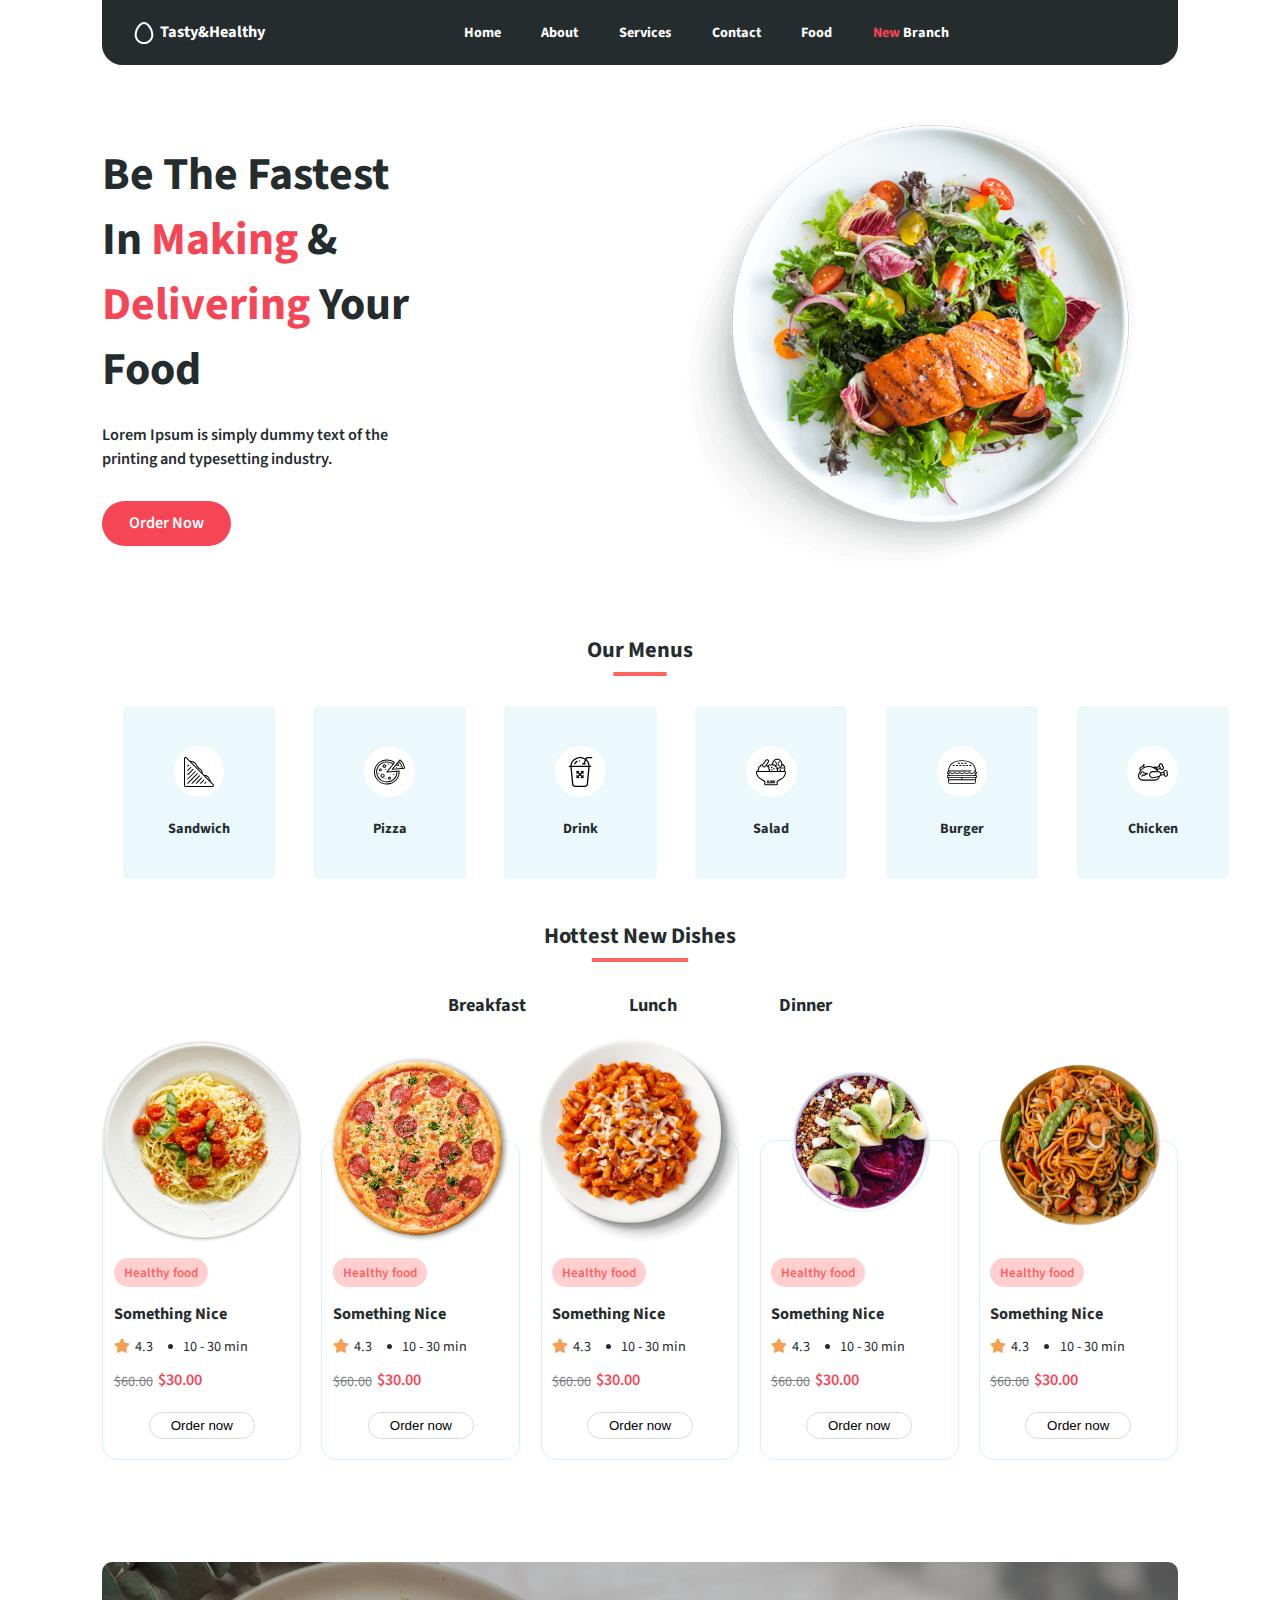
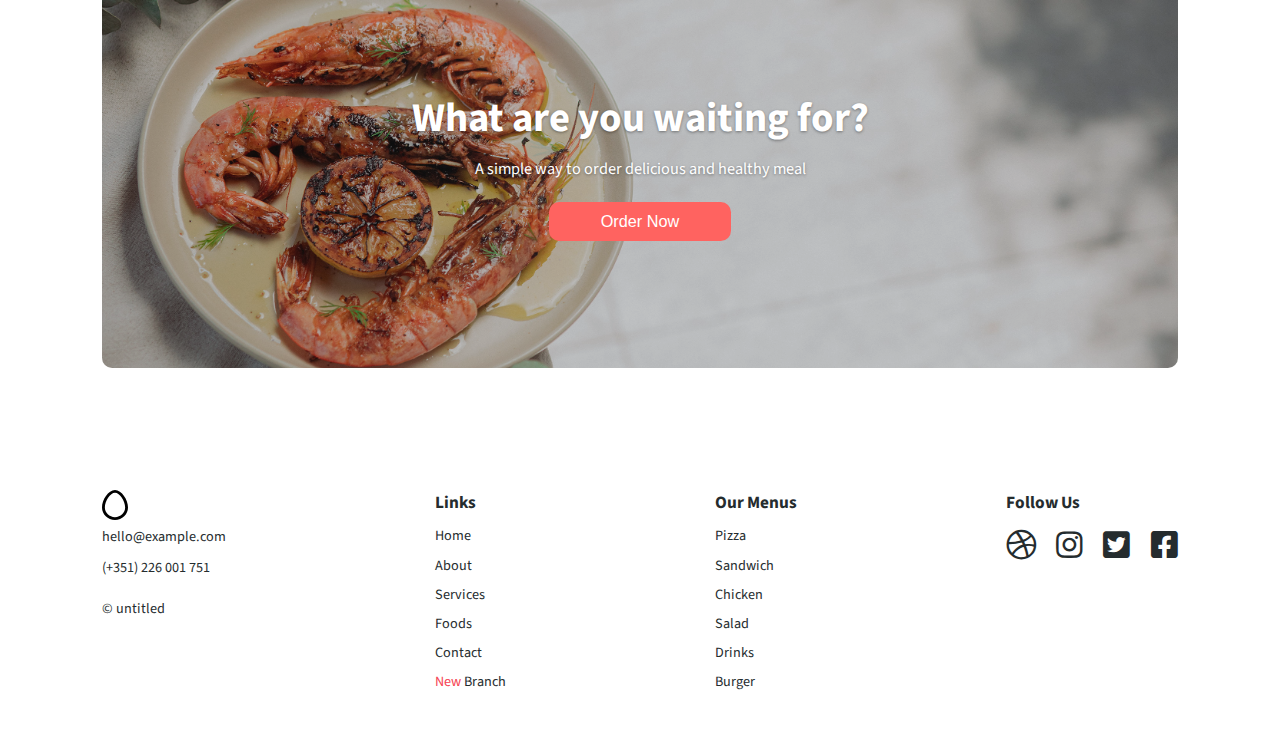
<file: index.html>
<!DOCTYPE html>
<html lang="en">
  <head>
    <meta name="viewport" content="width=device-width, initial-scale=1.0" />
    <meta charset="UTF-8" />
    <link
      rel="stylesheet"
      href="https://use.fontawesome.com/releases/v5.9.0/css/all.css"
      crossorigin="anonymous"
    />
    <link rel="preconnect" href="https://fonts.googleapis.com" />
    <link rel="preconnect" href="https://fonts.gstatic.com" crossorigin />
    <link
      href="https://fonts.googleapis.com/css2?family=Source+Sans+Pro:wght@400;600;700;900&display=swap"
      rel="stylesheet"
    />
    <link rel="stylesheet" href="styles/layout/home.css" />
    <title>Healthy&Tasty</title>
  </head>
  <body>
    <header class="navigation">
      <a class="logo" href="./index.html">
        <span class="logo__icon"
          ><img src="assets/svg/logo-white.svg" alt="egg"
        /></span>
        <span class="logo__text">Tasty&Healthy</span>
      </a>
      <ul class="links">
        <li class="links__link"><a href="./index.html">home</a></li>
        <li class="links__link"><a href="about.html">about</a></li>
        <li class="links__link"><a href="services.html">services</a></li>
        <li class="links__link"><a href="contact.html">contact</a></li>
        <li class="links__link"><a href="food.html">food</a></li>
        <li class="links__link">
          <a href="new-branch.html"
            ><span class="highlight">new</span> branch</a
          >
        </li>
      </ul>
      <div class="btns">
        <a href="#" class="btns__cart"><i class="fas fa-shopping-bag"></i></a>
        <span class="btns__nav"><i class="fas fa-bars"></i></span>
      </div>
      <ul class="navigation__mobile">
        <li><a href="./index.html">home</a></li>
        <li><a href="about.html">about</a></li>
        <li><a href="services.html">services</a></li>
        <li><a href="contact.html">contact</a></li>
        <li><a href="food.html">food</a></li>
        <li><a href="new-branch.html">new branch</a></li>
      </ul>
    </header>
    <main class="home">
      <div class="intro">
        <div class="intro__main">
          <p class="moto">
            be the fastest in <span class="highlight">making</span> &
            <span class="highlight">delivering</span> your food
          </p>
          <p class="more">
            Lorem Ipsum is simply dummy text of the printing and typesetting
            industry.
          </p>
          <span class="btn">order now</span>
        </div>
        <div class="pic">
          <img
            src="assets/plates/kisspng-hamburger-street-food-seafood-fast-food-delicious-food-5a75083cceaf41.2676743415176192608466.png"
            alt=""
          />
        </div>
      </div>
      <div class="section">
        <p class="section__title">our menus</p>
        <div class="menu">
          <div class="menu__wrapper">
            <div class="menu__item">
              <span class="icon"
                ><img src="assets/svg/sandwich-svgrepo-com.svg" alt="burger"
              /></span>
              <span class="name">sandwich</span>
            </div>
            <div class="menu__item">
              <span class="icon"
                ><img src="assets/svg/pizza-svgrepo-com.svg" alt="burger"
              /></span>
              <span class="name">pizza</span>
            </div>
            <div class="menu__item">
              <span class="icon"
                ><img src="assets/svg/drink-svgrepo-com.svg" alt="burger"
              /></span>
              <span class="name">drink</span>
            </div>
            <div class="menu__item">
              <span class="icon"
                ><img src="assets/svg/salad-svgrepo-com.svg" alt="burger"
              /></span>
              <span class="name">salad</span>
            </div>
            <div class="menu__item">
              <span class="icon"
                ><img src="assets/svg/burger-svgrepo-com.svg" alt="burger"
              /></span>
              <span class="name">burger</span>
            </div>
            <div class="menu__item">
              <span class="icon"
                ><img src="assets/svg/chicken-svgrepo-com.svg" alt="burger"
              /></span>
              <span class="name">chicken</span>
            </div>
          </div>
        </div>
      </div>
      <div class="section">
        <p class="section__title">hottest new dishes</p>
        <ul class="choices">
          <li class="choices__choice">breakfast</li>
          <li class="choices__choice">lunch</li>
          <li class="choices__choice">dinner</li>
        </ul>
        <div class="food">
          <div class="card">
            <div class="card__img">
              <img
                src="assets/plates/kisspng-pasta-italian-cuisine-fettuccine-alfredo-marinara-spaghetti-5ab9afa860e591.7620554315221185683969.png"
                alt="food"
              />
            </div>
            <span class="card__tag">Healthy food</span>
            <p class="card__name">something nice</p>
            <div class="card__more">
              <p class="rating">
                <span class="star"><i class="fas fa-star"></i></span>
                <span>4.3</span>
              </p>
              <p class="period">10 - 30 min</p>
            </div>
            <div class="card__price">
              <span class="old">$60.00</span>
              <span class="new highlight">$30.00</span>
            </div>
            <button class="card__order">Order now</button>
          </div>
          <div class="card">
            <div class="card__img">
              <img
                src="assets/plates/kisspng-sausage-pizza-margherita-hamburger-calzone-sausage-pizza-5a7f9cdf698d78.5827570315183126714324.png"
                alt="food"
              />
            </div>
            <span class="card__tag">Healthy food</span>
            <p class="card__name">something nice</p>
            <div class="card__more">
              <p class="rating">
                <span class="star"><i class="fas fa-star"></i></span>
                <span>4.3</span>
              </p>
              <p class="period">10 - 30 min</p>
            </div>
            <div class="card__price">
              <span class="old">$60.00</span>
              <span class="new highlight">$30.00</span>
            </div>
            <button class="card__order">Order now</button>
          </div>
          <div class="card">
            <div class="card__img">
              <img
                src="assets/plates/toppng.com-michelinas-food-image-plate-of-food-above-538x535.png"
                alt="food"
              />
            </div>
            <span class="card__tag">Healthy food</span>
            <p class="card__name">something nice</p>
            <div class="card__more">
              <p class="rating">
                <span class="star"><i class="fas fa-star"></i></span>
                <span>4.3</span>
              </p>
              <p class="period">10 - 30 min</p>
            </div>
            <div class="card__price">
              <span class="old">$60.00</span>
              <span class="new highlight">$30.00</span>
            </div>
            <button class="card__order">Order now</button>
          </div>
          <div class="card">
            <div class="card__img">
              <img
                src="assets/plates/kisspng-aa-na-tigela-smoothie-breakfast-juice-health-s-acai-bowl-5b11d2604db908.6695630315278946243184.png"
                alt="food"
              />
            </div>
            <span class="card__tag">Healthy food</span>
            <p class="card__name">something nice</p>
            <div class="card__more">
              <p class="rating">
                <span class="star"><i class="fas fa-star"></i></span>
                <span>4.3</span>
              </p>
              <p class="period">10 - 30 min</p>
            </div>
            <div class="card__price">
              <span class="old">$60.00</span>
              <span class="new highlight">$30.00</span>
            </div>
            <button class="card__order">Order now</button>
          </div>
          <div class="card">
            <div class="card__img">
              <img
                src="assets/plates/kisspng-fried-noodles-chow-mein-peking-duck-chinese-cuisin-shrimp-and-vegetable-fried-noodles-5a9ac798004f52.6062589515200930800013.png"
                alt="food"
              />
            </div>
            <span class="card__tag">Healthy food</span>
            <p class="card__name">something nice</p>
            <div class="card__more">
              <p class="rating">
                <span class="star"><i class="fas fa-star"></i></span>
                <span>4.3</span>
              </p>
              <p class="period">10 - 30 min</p>
            </div>
            <div class="card__price">
              <span class="old">$60.00</span>
              <span class="new highlight">$30.00</span>
            </div>
            <button class="card__order">Order now</button>
          </div>
        </div>
      </div>
      <div class="banner">
        <div class="content">
          <h3>What are you waiting for?</h3>
          <p>A simple way to order delicious and healthy meal</p>
          <button class="order">order now</button>
        </div>
      </div>
    </main>
    <footer>
      <div class="main">
        <span class="footer-logo"
          ><img src="assets/svg/logo-dark.svg" alt="egg"
        /></span>
        <a href="#">hello@example.com</a>
        <a href="#">(+351) 226 001 751</a>
        <span class="copyright">&copy; untitled</span>
      </div>
      <div class="links">
        <p class="title">links</p>
        <ul class="list">
          <li class="link"><a href="./index.html">home</a></li>
          <li class="link"><a href="about.html">about</a></li>
          <li class="link"><a href="services.html">services</a></li>
          <li class="link"><a href="./foods.html">foods</a></li>
          <li class="link"><a href="contact.html">contact</a></li>
          <li class="link">
            <a href="new-branch.html"
              ><span class="highlight">new</span> branch</a
            >
          </li>
        </ul>
      </div>
      <div class="links">
        <p class="title">our menus</p>
        <ul class="list">
          <li class="link"><a href="food.html">pizza</a></li>
          <li class="link"><a href="food.html">sandwich</a></li>
          <li class="link"><a href="food.html">chicken</a></li>
          <li class="link"><a href="food.html">salad</a></li>
          <li class="link"><a href="food.html">drinks</a></li>
          <li class="link"><a href="food.html">burger</a></li>
        </ul>
      </div>
      <div class="links">
        <p class="title">follow us</p>
        <ul class="socials">
          <li>
            <a href="#"><i class="fab fa-dribbble"></i></a>
          </li>
          <li>
            <a href="#"><i class="fab fa-instagram"></i></a>
          </li>
          <li>
            <a href="#"><i class="fab fa-twitter-square"></i></a>
          </li>
          <li>
            <a href="#"><i class="fab fa-facebook-square"></i></a>
          </li>
        </ul>
      </div>
    </footer>
    <script src="https://code.jquery.com/jquery-3.6.0.min.js"></script>
    <script src="scripts/main.js"></script>
  </body>
</html>
</file>
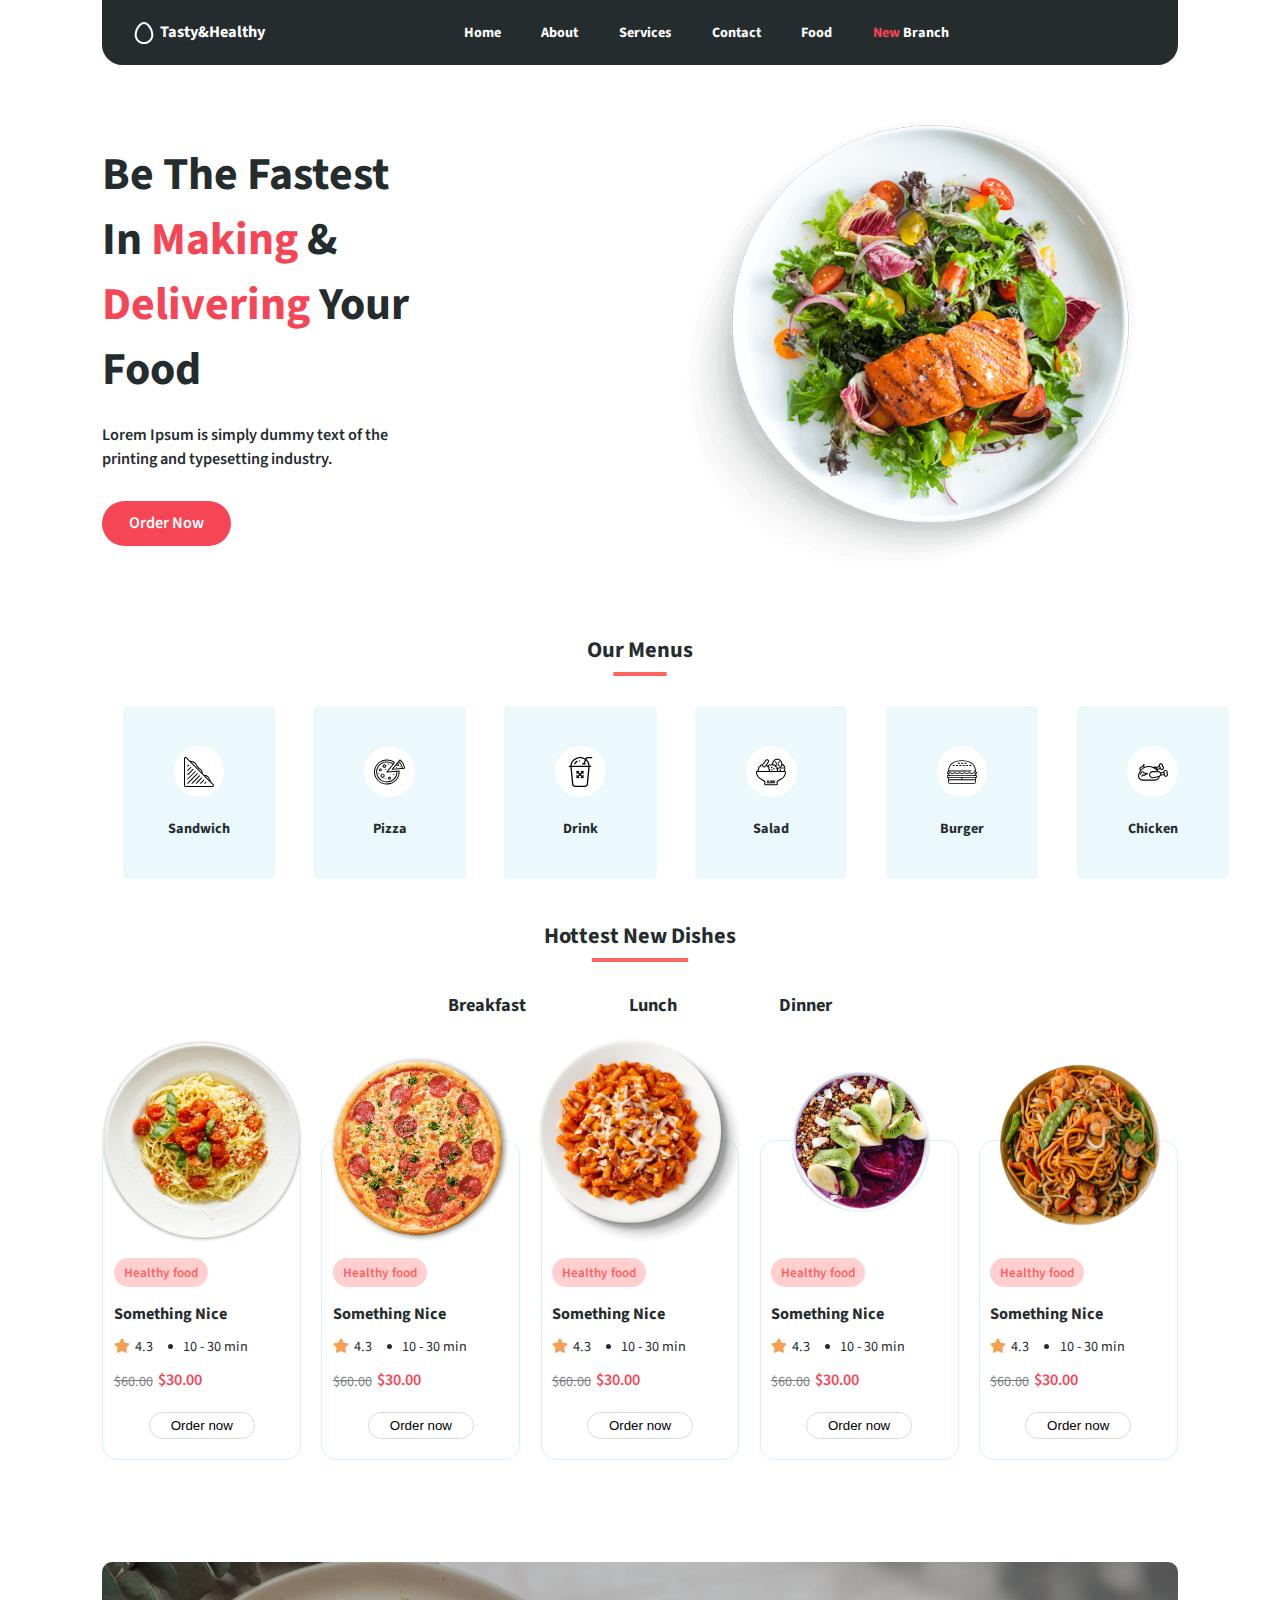
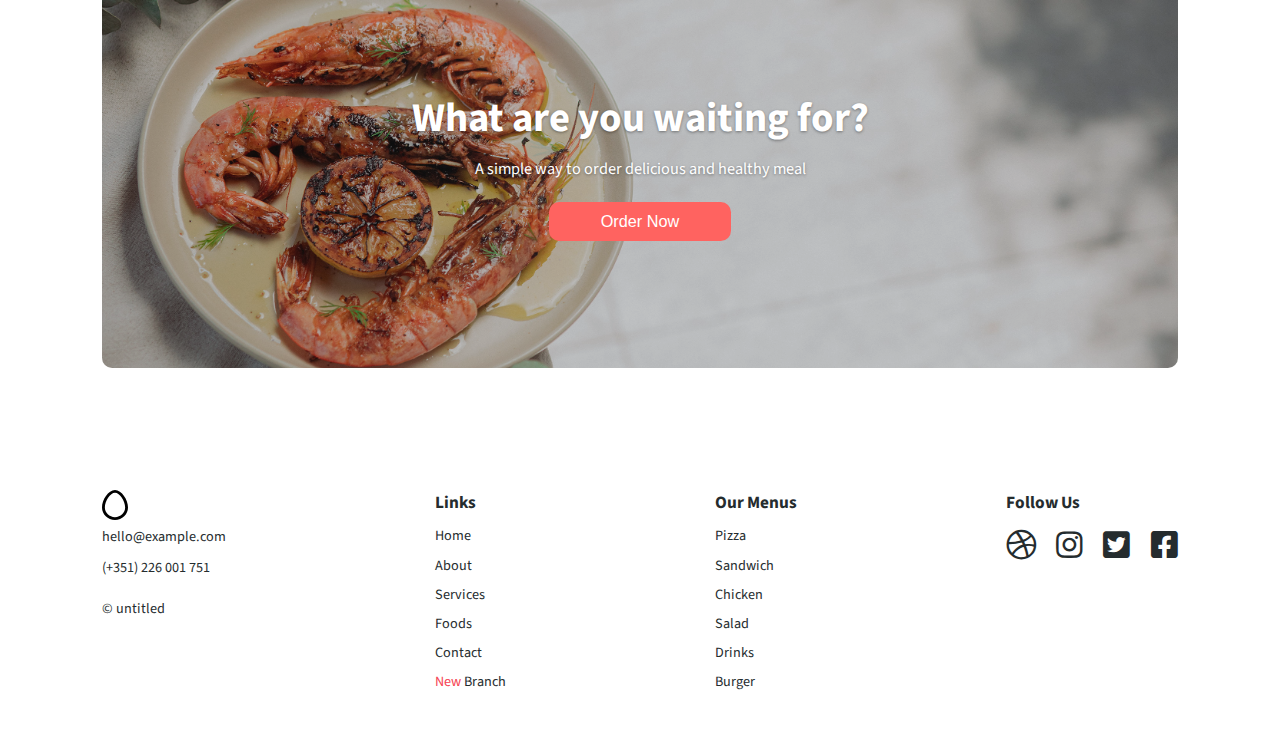
<file: pages/index.html>
<!DOCTYPE html>
<html lang="en">
  <head>
    <meta name="viewport" content="width=device-width, initial-scale=1.0" />
    <meta charset="UTF-8" />
    <link
      rel="stylesheet"
      href="https://use.fontawesome.com/releases/v5.9.0/css/all.css"
      crossorigin="anonymous"
    />
    <link rel="preconnect" href="https://fonts.googleapis.com" />
    <link rel="preconnect" href="https://fonts.gstatic.com" crossorigin />
    <link
      href="https://fonts.googleapis.com/css2?family=Source+Sans+Pro:wght@400;600;700;900&display=swap"
      rel="stylesheet"
    />
    <link rel="stylesheet" href="../styles/layout/home.css" />
    <title>Healthy&Tasty</title>
  </head>
  <body>
    <header class="navigation">
      <a class="logo" href="./index.html">
        <span class="logo__icon"
          ><img src="../assets/svg/logo-white.svg" alt="egg"
        /></span>
        <span class="logo__text">Tasty&Healthy</span>
      </a>
      <ul class="links">
        <li class="links__link"><a href="./index.html">home</a></li>
        <li class="links__link"><a href="./about.html">about</a></li>
        <li class="links__link"><a href="./services.html">services</a></li>
        <li class="links__link"><a href="./contact.html">contact</a></li>
        <li class="links__link"><a href="./food.html">food</a></li>
        <li class="links__link">
          <a href="./new-branch.html"
            ><span class="highlight">new</span> branch</a
          >
        </li>
      </ul>
      <div class="btns">
        <a href="#" class="btns__cart"><i class="fas fa-shopping-bag"></i></a>
        <span class="btns__nav"><i class="fas fa-bars"></i></span>
      </div>
      <ul class="navigation__mobile">
        <li><a href="./index.html">home</a></li>
        <li><a href="./about.html">about</a></li>
        <li><a href="./services.html">services</a></li>
        <li><a href="./contact.html">contact</a></li>
        <li><a href="./food.html">food</a></li>
        <li><a href="./new-branch.html">new branch</a></li>
      </ul>
    </header>
    <main class="home">
      <div class="intro">
        <div class="intro__main">
          <p class="moto">
            be the fastest in <span class="highlight">making</span> &
            <span class="highlight">delivering</span> your food
          </p>
          <p class="more">
            Lorem Ipsum is simply dummy text of the printing and typesetting
            industry.
          </p>
          <span class="btn">order now</span>
        </div>
        <div class="pic">
          <img
            src="../assets/plates/kisspng-hamburger-street-food-seafood-fast-food-delicious-food-5a75083cceaf41.2676743415176192608466.png"
            alt=""
          />
        </div>
      </div>
      <div class="section">
        <p class="section__title">our menus</p>
        <div class="menu">
          <div class="menu__wrapper">
            <div class="menu__item">
              <span class="icon"
                ><img src="../assets/svg/sandwich-svgrepo-com.svg" alt="burger"
              /></span>
              <span class="name">sandwich</span>
            </div>
            <div class="menu__item">
              <span class="icon"
                ><img src="../assets/svg/pizza-svgrepo-com.svg" alt="burger"
              /></span>
              <span class="name">pizza</span>
            </div>
            <div class="menu__item">
              <span class="icon"
                ><img src="../assets/svg/drink-svgrepo-com.svg" alt="burger"
              /></span>
              <span class="name">drink</span>
            </div>
            <div class="menu__item">
              <span class="icon"
                ><img src="../assets/svg/salad-svgrepo-com.svg" alt="burger"
              /></span>
              <span class="name">salad</span>
            </div>
            <div class="menu__item">
              <span class="icon"
                ><img src="../assets/svg/burger-svgrepo-com.svg" alt="burger"
              /></span>
              <span class="name">burger</span>
            </div>
            <div class="menu__item">
              <span class="icon"
                ><img src="../assets/svg/chicken-svgrepo-com.svg" alt="burger"
              /></span>
              <span class="name">chicken</span>
            </div>
          </div>
        </div>
      </div>
      <div class="section">
        <p class="section__title">hottest new dishes</p>
        <ul class="choices">
          <li class="choices__choice">breakfast</li>
          <li class="choices__choice">lunch</li>
          <li class="choices__choice">dinner</li>
        </ul>
        <div class="food">
          <div class="card">
            <div class="card__img">
              <img
                src="../assets/plates/kisspng-pasta-italian-cuisine-fettuccine-alfredo-marinara-spaghetti-5ab9afa860e591.7620554315221185683969.png"
                alt="food"
              />
            </div>
            <span class="card__tag">Healthy food</span>
            <p class="card__name">something nice</p>
            <div class="card__more">
              <p class="rating">
                <span class="star"><i class="fas fa-star"></i></span>
                <span>4.3</span>
              </p>
              <p class="period">10 - 30 min</p>
            </div>
            <div class="card__price">
              <span class="old">$60.00</span>
              <span class="new highlight">$30.00</span>
            </div>
            <button class="card__order">Order now</button>
          </div>
          <div class="card">
            <div class="card__img">
              <img
                src="../assets/plates/kisspng-sausage-pizza-margherita-hamburger-calzone-sausage-pizza-5a7f9cdf698d78.5827570315183126714324.png"
                alt="food"
              />
            </div>
            <span class="card__tag">Healthy food</span>
            <p class="card__name">something nice</p>
            <div class="card__more">
              <p class="rating">
                <span class="star"><i class="fas fa-star"></i></span>
                <span>4.3</span>
              </p>
              <p class="period">10 - 30 min</p>
            </div>
            <div class="card__price">
              <span class="old">$60.00</span>
              <span class="new highlight">$30.00</span>
            </div>
            <button class="card__order">Order now</button>
          </div>
          <div class="card">
            <div class="card__img">
              <img
                src="../assets/plates/toppng.com-michelinas-food-image-plate-of-food-above-538x535.png"
                alt="food"
              />
            </div>
            <span class="card__tag">Healthy food</span>
            <p class="card__name">something nice</p>
            <div class="card__more">
              <p class="rating">
                <span class="star"><i class="fas fa-star"></i></span>
                <span>4.3</span>
              </p>
              <p class="period">10 - 30 min</p>
            </div>
            <div class="card__price">
              <span class="old">$60.00</span>
              <span class="new highlight">$30.00</span>
            </div>
            <button class="card__order">Order now</button>
          </div>
          <div class="card">
            <div class="card__img">
              <img
                src="../assets/plates/kisspng-aa-na-tigela-smoothie-breakfast-juice-health-s-acai-bowl-5b11d2604db908.6695630315278946243184.png"
                alt="food"
              />
            </div>
            <span class="card__tag">Healthy food</span>
            <p class="card__name">something nice</p>
            <div class="card__more">
              <p class="rating">
                <span class="star"><i class="fas fa-star"></i></span>
                <span>4.3</span>
              </p>
              <p class="period">10 - 30 min</p>
            </div>
            <div class="card__price">
              <span class="old">$60.00</span>
              <span class="new highlight">$30.00</span>
            </div>
            <button class="card__order">Order now</button>
          </div>
          <div class="card">
            <div class="card__img">
              <img
                src="../assets/plates/kisspng-fried-noodles-chow-mein-peking-duck-chinese-cuisin-shrimp-and-vegetable-fried-noodles-5a9ac798004f52.6062589515200930800013.png"
                alt="food"
              />
            </div>
            <span class="card__tag">Healthy food</span>
            <p class="card__name">something nice</p>
            <div class="card__more">
              <p class="rating">
                <span class="star"><i class="fas fa-star"></i></span>
                <span>4.3</span>
              </p>
              <p class="period">10 - 30 min</p>
            </div>
            <div class="card__price">
              <span class="old">$60.00</span>
              <span class="new highlight">$30.00</span>
            </div>
            <button class="card__order">Order now</button>
          </div>
        </div>
      </div>
      <div class="banner">
        <div class="content">
          <h3>What are you waiting for?</h3>
          <p>A simple way to order delicious and healthy meal</p>
          <button class="order">order now</button>
        </div>
      </div>
    </main>
    <footer>
      <div class="main">
        <span class="footer-logo"
          ><img src="../assets/svg/logo-dark.svg" alt="egg"
        /></span>
        <a href="#">hello@example.com</a>
        <a href="#">(+351) 226 001 751</a>
        <span class="copyright">&copy; untitled</span>
      </div>
      <div class="links">
        <p class="title">links</p>
        <ul class="list">
          <li class="link"><a href="./index.html">home</a></li>
          <li class="link"><a href="./about.html">about</a></li>
          <li class="link"><a href="./services.html">services</a></li>
          <li class="link"><a href="./foods.html">foods</a></li>
          <li class="link"><a href="./contact.html">contact</a></li>
          <li class="link">
            <a href="new-branch.html"
              ><span class="highlight">new</span> branch</a
            >
          </li>
        </ul>
      </div>
      <div class="links">
        <p class="title">our menus</p>
        <ul class="list">
          <li class="link"><a href="./food.html">pizza</a></li>
          <li class="link"><a href="./food.html">sandwich</a></li>
          <li class="link"><a href="./food.html">chicken</a></li>
          <li class="link"><a href="./food.html">salad</a></li>
          <li class="link"><a href="./food.html">drinks</a></li>
          <li class="link"><a href="./food.html">burger</a></li>
        </ul>
      </div>
      <div class="links">
        <p class="title">follow us</p>
        <ul class="socials">
          <li>
            <a href="#"><i class="fab fa-dribbble"></i></a>
          </li>
          <li>
            <a href="#"><i class="fab fa-instagram"></i></a>
          </li>
          <li>
            <a href="#"><i class="fab fa-twitter-square"></i></a>
          </li>
          <li>
            <a href="#"><i class="fab fa-facebook-square"></i></a>
          </li>
        </ul>
      </div>
    </footer>
    <script src="https://code.jquery.com/jquery-3.6.0.min.js"></script>
    <script src="../scripts/main.js"></script>
  </body>
</html>
</file>
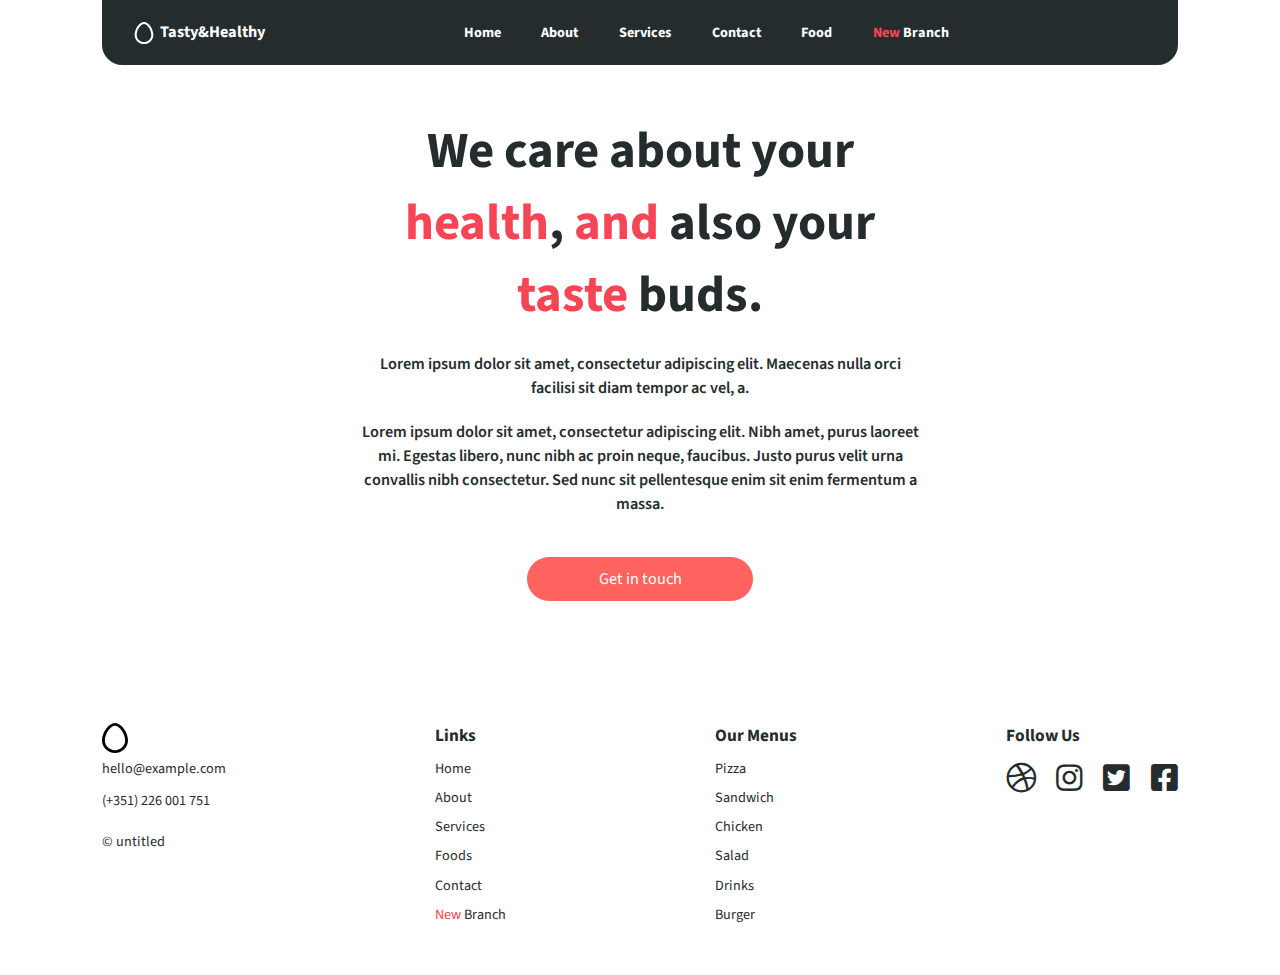
<file: about.html>
<!DOCTYPE html>
<html lang="en">
  <head>
    <meta name="viewport" content="width=device-width, initial-scale=1.0" />
    <meta charset="UTF-8" />
    <link
      rel="stylesheet"
      href="https://use.fontawesome.com/releases/v5.9.0/css/all.css"
      crossorigin="anonymous"
    />
    <link rel="preconnect" href="https://fonts.googleapis.com" />
    <link rel="preconnect" href="https://fonts.gstatic.com" crossorigin />
    <link
      href="https://fonts.googleapis.com/css2?family=Source+Sans+Pro:wght@400;600;700;900&display=swap"
      rel="stylesheet"
    />

    <link rel="stylesheet" href="styles/layout/about.css" />
    <title>Tasty&Healthy - About Us</title>
  </head>
  <body>
    <!--  navigation-->
    <header class="navigation">
      <a class="logo" href="index.html">
        <span class="logo__icon"
          ><img src="assets/svg/logo-white.svg" alt="egg"
        /></span>
        <span class="logo__text">Tasty&Healthy</span>
      </a>
      <ul class="links">
        <li class="links__link"><a href="index.html">home</a></li>
        <li class="links__link"><a href="about.html">about</a></li>
        <li class="links__link"><a href="services.html">services</a></li>
        <li class="links__link"><a href="contact.html">contact</a></li>
        <li class="links__link"><a href="food.html">food</a></li>
        <li class="links__link">
          <a href="new-branch.html"
            ><span class="highlight">new</span> branch</a
          >
        </li>
      </ul>
      <div class="btns">
        <a href="#" class="btns__cart"><i class="fas fa-shopping-bag"></i></a>
        <span class="btns__nav"><i class="fas fa-bars"></i></span>
      </div>
      <ul class="navigation__mobile">
        <li><a href="index.html">home</a></li>
        <li><a href="about.html">about</a></li>
        <li><a href="services.html">services</a></li>
        <li><a href="contact.html">contact</a></li>
        <li><a href="food.html">food</a></li>
        <li><a href="new-branch.html">new branch</a></li>
      </ul>
    </header>
    <!--end navigation-->
    <main class="about">
      <h1>
        We care about your <span class="highlight">health</span>,
        <span class="highlight">and</span> also your
        <span class="highlight">taste</span> buds.
      </h1>
      <p>
        Lorem ipsum dolor sit amet, consectetur adipiscing elit. Maecenas nulla
        orci facilisi sit diam tempor ac vel, a.
      </p>
      <p>
        Lorem ipsum dolor sit amet, consectetur adipiscing elit. Nibh amet,
        purus laoreet mi. Egestas libero, nunc nibh ac proin neque, faucibus.
        Justo purus velit urna convallis nibh consectetur. Sed nunc sit
        pellentesque enim sit enim fermentum a massa.
      </p>
      <a href="contact.html">Get in touch</a>
    </main>
    <!--footer-->
    <footer>
      <div class="main">
        <span class="footer-logo"
          ><img src="assets/svg/logo-dark.svg" alt="egg"
        /></span>
        <a href="#">hello@example.com</a>
        <a href="#">(+351) 226 001 751</a>
        <span class="copyright">&copy; untitled</span>
      </div>
      <div class="links">
        <p class="title">links</p>
        <ul class="list">
          <li class="link"><a href="index.html">home</a></li>
          <li class="link"><a href="about.html">about</a></li>
          <li class="link"><a href="services.html">services</a></li>
          <li class="link"><a href="./foods.html">foods</a></li>
          <li class="link"><a href="contact.html">contact</a></li>
          <li class="link">
            <a href="new-branch.html"
              ><span class="highlight">new</span> branch</a
            >
          </li>
        </ul>
      </div>
      <div class="links">
        <p class="title">our menus</p>
        <ul class="list">
          <li class="link"><a href="food.html">pizza</a></li>
          <li class="link"><a href="food.html">sandwich</a></li>
          <li class="link"><a href="food.html">chicken</a></li>
          <li class="link"><a href="food.html">salad</a></li>
          <li class="link"><a href="food.html">drinks</a></li>
          <li class="link"><a href="food.html">burger</a></li>
        </ul>
      </div>
      <div class="links">
        <p class="title">follow us</p>
        <ul class="socials">
          <li>
            <a href="#"><i class="fab fa-dribbble"></i></a>
          </li>
          <li>
            <a href="#"><i class="fab fa-instagram"></i></a>
          </li>
          <li>
            <a href="#"><i class="fab fa-twitter-square"></i></a>
          </li>
          <li>
            <a href="#"><i class="fab fa-facebook-square"></i></a>
          </li>
        </ul>
      </div>
    </footer>
    <!--  end footer-->
    <script src="https://code.jquery.com/jquery-3.6.0.min.js"></script>
    <script src="scripts/main.js"></script>
  </body>
</html>
</file>
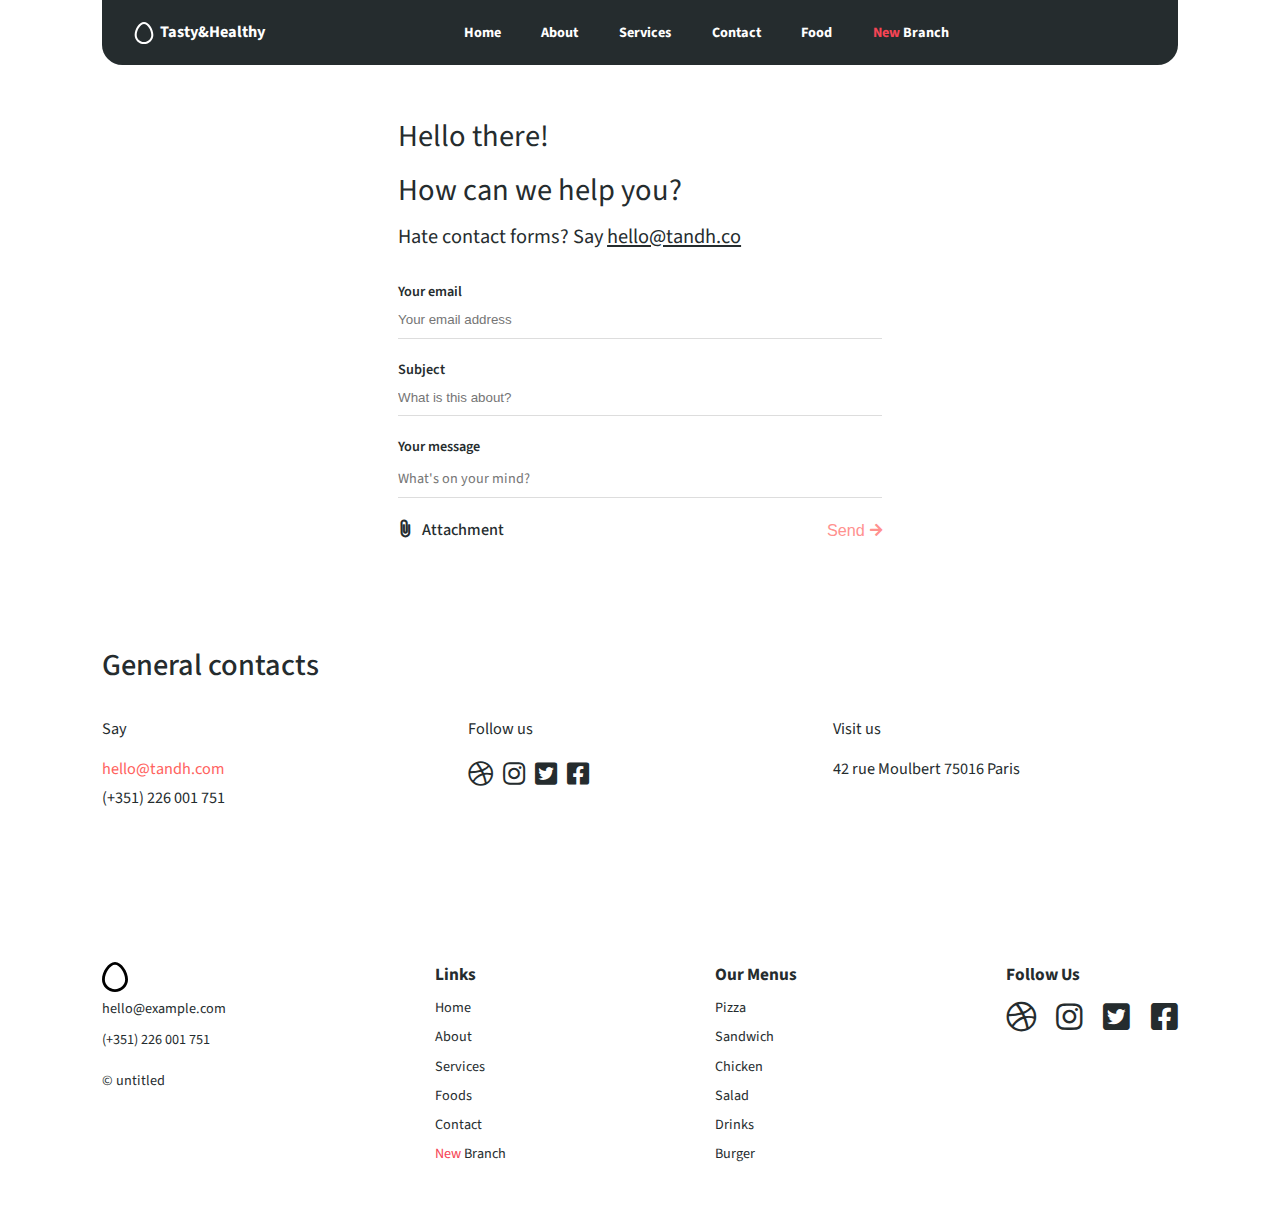
<file: contact.html>
<!DOCTYPE html>
<html lang="en">
  <head>
    <meta charset="UTF-8" />
    <title>Tasty&health - contact</title>
    <meta name="viewport" content="width=device-width, initial-scale=1.0" />
    <meta charset="UTF-8" />
    <link
      rel="stylesheet"
      href="https://use.fontawesome.com/releases/v5.9.0/css/all.css"
      crossorigin="anonymous"
    />
    <link rel="preconnect" href="https://fonts.googleapis.com" />
    <link rel="preconnect" href="https://fonts.gstatic.com" crossorigin />
    <link
      href="https://fonts.googleapis.com/css2?family=Source+Sans+Pro:wght@400;600;700;900&display=swap"
      rel="stylesheet"
    />
    <link rel="stylesheet" href="styles/layout/contact.css" />
  </head>
  <body>
    <!--  navigation-->
    <header class="navigation">
      <a class="logo" href="index.html">
        <span class="logo__icon"
          ><img src="assets/svg/logo-white.svg" alt="egg"
        /></span>
        <span class="logo__text">Tasty&Healthy</span>
      </a>
      <ul class="links">
        <li class="links__link"><a href="index.html">home</a></li>
        <li class="links__link"><a href="about.html">about</a></li>
        <li class="links__link"><a href="services.html">services</a></li>
        <li class="links__link"><a href="./contact.html">contact</a></li>
        <li class="links__link"><a href="food.html">food</a></li>
        <li class="links__link">
          <a href="new-branch.html"
            ><span class="highlight">new</span> branch</a
          >
        </li>
      </ul>
      <div class="btns">
        <a href="#" class="btns__cart"><i class="fas fa-shopping-bag"></i></a>
        <span class="btns__nav"><i class="fas fa-bars"></i></span>
      </div>
      <ul class="navigation__mobile">
        <li><a href="index.html">home</a></li>
        <li><a href="about.html">about</a></li>
        <li><a href="services.html">services</a></li>
        <li><a href="./contact.html">contact</a></li>
        <li><a href="food.html">food</a></li>
        <li><a href="new-branch.html">new branch</a></li>
      </ul>
    </header>
    <!--end navigation-->

    <main class="contact">
      <div class="main">
        <div class="intro">
          <p class="title">Hello there!</p>
          <p class="title">How can we help you?</p>
          <p class="email">
            Hate contact forms? Say
            <a href="mailto:hello@tandh.co">hello@tandh.co</a>
          </p>
        </div>

        <form>
          <label for="email">Your email</label
          ><input
            type="email"
            name="email"
            id="email"
            placeholder="Your email address"
          />
          <label for="subject">Subject</label
          ><input
            type="text"
            name="subject"
            id="subject"
            placeholder="What is this about?"
          />
          <label for="message">Your message</label
          ><textarea
            rows="1"
            placeholder="What's on your mind?"
            name="message"
            id="message"
          ></textarea>
          <div class="foot">
            <label for="attach" class="attach">
              <span class="icon"><i class="fas fa-paperclip fa"></i></span>
              <span class="text">attachment</span>
            </label>
            <input type="file" name="attach" id="attach" />
            <button type="submit" class="submit">
              <span class="text">send</span>
              <span class="icon"><i class="fas fa-arrow-right"></i></span>
            </button>
          </div>
        </form>
      </div>
      <div class="general">
        <h2>General contacts</h2>
        <div class="info">
          <p class="title">Say</p>
          <a class="email" href="mailto:hello@tandh.com">hello@tandh.com</a>
          <a href="tel:00351226001751">(+351) 226 001 751</a>
        </div>
        <div class="info">
          <p class="title">Follow us</p>
          <ul class="socials">
            <li>
              <a href="#"><i class="fab fa-dribbble"></i></a>
            </li>
            <li>
              <a href="#"><i class="fab fa-instagram"></i></a>
            </li>
            <li>
              <a href="#"><i class="fab fa-twitter-square"></i></a>
            </li>
            <li>
              <a href="#"><i class="fab fa-facebook-square"></i></a>
            </li>
          </ul>
        </div>
        <div class="info">
          <p class="title">Visit us</p>
          <p>42 rue Moulbert 75016 Paris</p>
        </div>
      </div>
    </main>

    <!--    footer-->
    <footer>
      <div class="main">
        <span class="footer-logo"
          ><img src="assets/svg/logo-dark.svg" alt="egg"
        /></span>
        <a href="#">hello@example.com</a>
        <a href="#">(+351) 226 001 751</a>
        <span class="copyright">&copy; untitled</span>
      </div>
      <div class="links">
        <p class="title">links</p>
        <ul class="list">
          <li class="link"><a href="index.html">home</a></li>
          <li class="link"><a href="about.html">about</a></li>
          <li class="link"><a href="services.html">services</a></li>
          <li class="link"><a href="./foods.html">foods</a></li>
          <li class="link"><a href="./contact.html">contact</a></li>
          <li class="link">
            <a href="new-branch.html"
              ><span class="highlight">new</span> branch</a
            >
          </li>
        </ul>
      </div>
      <div class="links">
        <p class="title">our menus</p>
        <ul class="list">
          <li class="link"><a href="food.html">pizza</a></li>
          <li class="link"><a href="food.html">sandwich</a></li>
          <li class="link"><a href="food.html">chicken</a></li>
          <li class="link"><a href="food.html">salad</a></li>
          <li class="link"><a href="food.html">drinks</a></li>
          <li class="link"><a href="food.html">burger</a></li>
        </ul>
      </div>
      <div class="links">
        <p class="title">follow us</p>
        <ul class="socials">
          <li>
            <a href="#"><i class="fab fa-dribbble"></i></a>
          </li>
          <li>
            <a href="#"><i class="fab fa-instagram"></i></a>
          </li>
          <li>
            <a href="#"><i class="fab fa-twitter-square"></i></a>
          </li>
          <li>
            <a href="#"><i class="fab fa-facebook-square"></i></a>
          </li>
        </ul>
      </div>
    </footer>
    <!--  end footer-->
    <script src="https://code.jquery.com/jquery-3.6.0.min.js"></script>
    <script src="scripts/main.js"></script>
  </body>
</html>
</file>
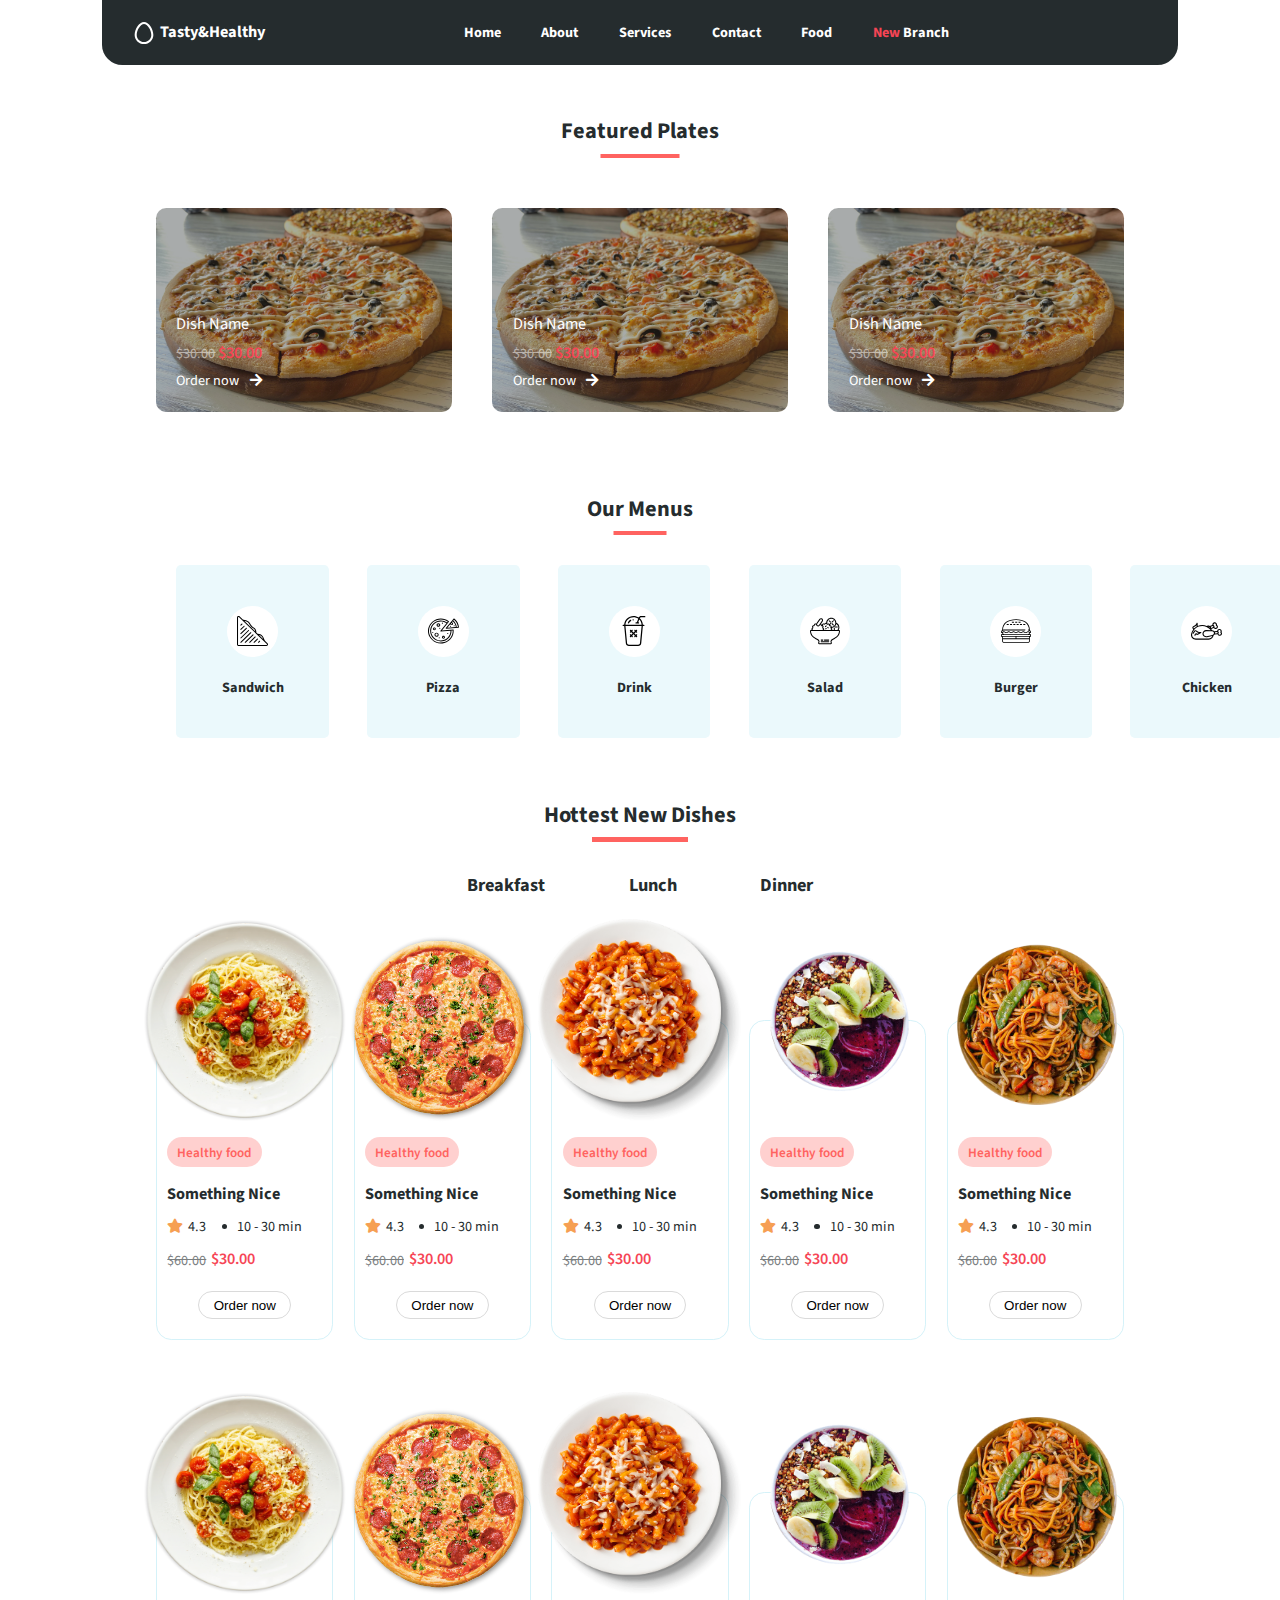
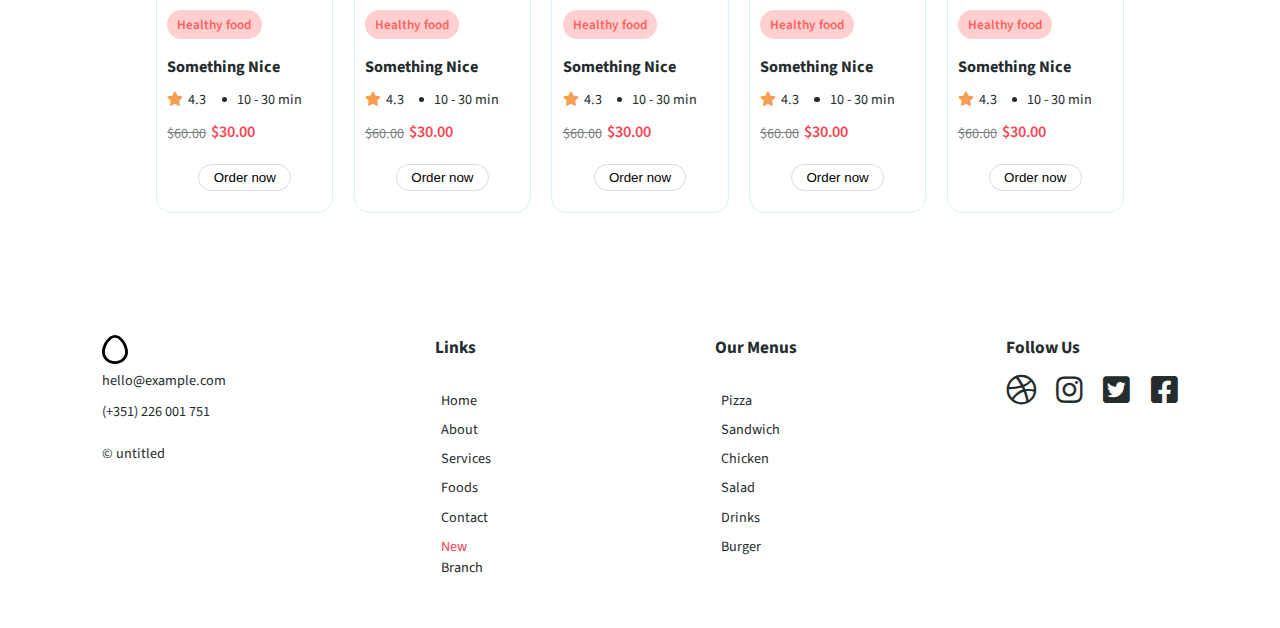
<file: food.html>
<!DOCTYPE html>
<html lang="en">
  <head>
    <meta charset="UTF-8" />
    <title>Tasty&health - food</title>
    <meta name="viewport" content="width=device-width, initial-scale=1.0" />
    <meta charset="UTF-8" />
    <link
      rel="stylesheet"
      href="https://use.fontawesome.com/releases/v5.9.0/css/all.css"
      crossorigin="anonymous"
    />
    <link rel="preconnect" href="https://fonts.googleapis.com" />
    <link rel="preconnect" href="https://fonts.gstatic.com" crossorigin />
    <link
      href="https://fonts.googleapis.com/css2?family=Source+Sans+Pro:wght@400;600;700;900&display=swap"
      rel="stylesheet"
    />
    <link rel="stylesheet" href="styles/layout/food.css" />
  </head>
  <body>
    <!--  navigation-->
    <header class="navigation">
      <a class="logo" href="index.html">
        <span class="logo__icon"
          ><img src="assets/svg/logo-white.svg" alt="egg"
        /></span>
        <span class="logo__text">Tasty&Healthy</span>
      </a>
      <ul class="links">
        <li class="links__link"><a href="index.html">home</a></li>
        <li class="links__link"><a href="about.html">about</a></li>
        <li class="links__link"><a href="services.html">services</a></li>
        <li class="links__link"><a href="contact.html">contact</a></li>
        <li class="links__link"><a href="./food.html">food</a></li>
        <li class="links__link">
          <a href="new-branch.html"
            ><span class="highlight">new</span> branch</a
          >
        </li>
      </ul>
      <div class="btns">
        <a href="#" class="btns__cart"><i class="fas fa-shopping-bag"></i></a>
        <span class="btns__nav"><i class="fas fa-bars"></i></span>
      </div>
      <ul class="navigation__mobile">
        <li><a href="index.html">home</a></li>
        <li><a href="about.html">about</a></li>
        <li><a href="services.html">services</a></li>
        <li><a href="contact.html">contact</a></li>
        <li><a href="./food.html">food</a></li>
        <li><a href="new-branch.html">new branch</a></li>
      </ul>
    </header>
    <!--end navigation-->
    <main class="foods">
      <div class="section">
        <p class="section__title">Featured plates</p>
        <div class="list">
          <div class="preview">
            <div class="info">
              <p class="name">Dish Name</p>
              <div class="prices">
                <span class="old">$30.00</span>
                <span class="new highlight">$30.00</span>
              </div>
              <div class="order">
                <span>Order now</span>
                <span class="icon"><i class="fas fa-arrow-right"></i></span>
              </div>
            </div>
          </div>
          <div class="preview">
            <div class="info">
              <p class="name">Dish Name</p>
              <div class="prices">
                <span class="old">$30.00</span>
                <span class="new highlight">$30.00</span>
              </div>
              <div class="order">
                <span>Order now</span>
                <span class="icon"><i class="fas fa-arrow-right"></i></span>
              </div>
            </div>
          </div>
          <div class="preview">
            <div class="info">
              <p class="name">Dish Name</p>
              <div class="prices">
                <span class="old">$30.00</span>
                <span class="new highlight">$30.00</span>
              </div>
              <div class="order">
                <span>Order now</span>
                <span class="icon"><i class="fas fa-arrow-right"></i></span>
              </div>
            </div>
          </div>
        </div>
      </div>
      <div class="section">
        <p class="section__title">our menus</p>
        <div class="menu">
          <div class="menu__wrapper">
            <div class="menu__item">
              <span class="icon"
                ><img src="assets/svg/sandwich-svgrepo-com.svg" alt="burger"
              /></span>
              <span class="name">sandwich</span>
            </div>
            <div class="menu__item">
              <span class="icon"
                ><img src="assets/svg/pizza-svgrepo-com.svg" alt="burger"
              /></span>
              <span class="name">pizza</span>
            </div>
            <div class="menu__item">
              <span class="icon"
                ><img src="assets/svg/drink-svgrepo-com.svg" alt="burger"
              /></span>
              <span class="name">drink</span>
            </div>
            <div class="menu__item">
              <span class="icon"
                ><img src="assets/svg/salad-svgrepo-com.svg" alt="burger"
              /></span>
              <span class="name">salad</span>
            </div>
            <div class="menu__item">
              <span class="icon"
                ><img src="assets/svg/burger-svgrepo-com.svg" alt="burger"
              /></span>
              <span class="name">burger</span>
            </div>
            <div class="menu__item">
              <span class="icon"
                ><img src="assets/svg/chicken-svgrepo-com.svg" alt="burger"
              /></span>
              <span class="name">chicken</span>
            </div>
          </div>
        </div>
      </div>
      <div class="section">
        <p class="section__title">hottest new dishes</p>
        <ul class="choices">
          <li class="choices__choice">breakfast</li>
          <li class="choices__choice">lunch</li>
          <li class="choices__choice">dinner</li>
        </ul>
        <div class="food">
          <div class="card">
            <div class="card__img">
              <img
                src="assets/plates/kisspng-pasta-italian-cuisine-fettuccine-alfredo-marinara-spaghetti-5ab9afa860e591.7620554315221185683969.png"
                alt="food"
              />
            </div>
            <span class="card__tag">Healthy food</span>
            <p class="card__name">something nice</p>
            <div class="card__more">
              <p class="rating">
                <span class="star"><i class="fas fa-star"></i></span>
                <span>4.3</span>
              </p>
              <p class="period">10 - 30 min</p>
            </div>
            <div class="card__price">
              <span class="old">$60.00</span>
              <span class="new highlight">$30.00</span>
            </div>
            <button class="card__order">Order now</button>
          </div>
          <div class="card">
            <div class="card__img">
              <img
                src="assets/plates/kisspng-sausage-pizza-margherita-hamburger-calzone-sausage-pizza-5a7f9cdf698d78.5827570315183126714324.png"
                alt="food"
              />
            </div>
            <span class="card__tag">Healthy food</span>
            <p class="card__name">something nice</p>
            <div class="card__more">
              <p class="rating">
                <span class="star"><i class="fas fa-star"></i></span>
                <span>4.3</span>
              </p>
              <p class="period">10 - 30 min</p>
            </div>
            <div class="card__price">
              <span class="old">$60.00</span>
              <span class="new highlight">$30.00</span>
            </div>
            <button class="card__order">Order now</button>
          </div>
          <div class="card">
            <div class="card__img">
              <img
                src="assets/plates/toppng.com-michelinas-food-image-plate-of-food-above-538x535.png"
                alt="food"
              />
            </div>
            <span class="card__tag">Healthy food</span>
            <p class="card__name">something nice</p>
            <div class="card__more">
              <p class="rating">
                <span class="star"><i class="fas fa-star"></i></span>
                <span>4.3</span>
              </p>
              <p class="period">10 - 30 min</p>
            </div>
            <div class="card__price">
              <span class="old">$60.00</span>
              <span class="new highlight">$30.00</span>
            </div>
            <button class="card__order">Order now</button>
          </div>
          <div class="card">
            <div class="card__img">
              <img
                src="assets/plates/kisspng-aa-na-tigela-smoothie-breakfast-juice-health-s-acai-bowl-5b11d2604db908.6695630315278946243184.png"
                alt="food"
              />
            </div>
            <span class="card__tag">Healthy food</span>
            <p class="card__name">something nice</p>
            <div class="card__more">
              <p class="rating">
                <span class="star"><i class="fas fa-star"></i></span>
                <span>4.3</span>
              </p>
              <p class="period">10 - 30 min</p>
            </div>
            <div class="card__price">
              <span class="old">$60.00</span>
              <span class="new highlight">$30.00</span>
            </div>
            <button class="card__order">Order now</button>
          </div>
          <div class="card">
            <div class="card__img">
              <img
                src="assets/plates/kisspng-fried-noodles-chow-mein-peking-duck-chinese-cuisin-shrimp-and-vegetable-fried-noodles-5a9ac798004f52.6062589515200930800013.png"
                alt="food"
              />
            </div>
            <span class="card__tag">Healthy food</span>
            <p class="card__name">something nice</p>
            <div class="card__more">
              <p class="rating">
                <span class="star"><i class="fas fa-star"></i></span>
                <span>4.3</span>
              </p>
              <p class="period">10 - 30 min</p>
            </div>
            <div class="card__price">
              <span class="old">$60.00</span>
              <span class="new highlight">$30.00</span>
            </div>
            <button class="card__order">Order now</button>
          </div>

          <div class="card">
            <div class="card__img">
              <img
                src="assets/plates/kisspng-pasta-italian-cuisine-fettuccine-alfredo-marinara-spaghetti-5ab9afa860e591.7620554315221185683969.png"
                alt="food"
              />
            </div>
            <span class="card__tag">Healthy food</span>
            <p class="card__name">something nice</p>
            <div class="card__more">
              <p class="rating">
                <span class="star"><i class="fas fa-star"></i></span>
                <span>4.3</span>
              </p>
              <p class="period">10 - 30 min</p>
            </div>
            <div class="card__price">
              <span class="old">$60.00</span>
              <span class="new highlight">$30.00</span>
            </div>
            <button class="card__order">Order now</button>
          </div>
          <div class="card">
            <div class="card__img">
              <img
                src="assets/plates/kisspng-sausage-pizza-margherita-hamburger-calzone-sausage-pizza-5a7f9cdf698d78.5827570315183126714324.png"
                alt="food"
              />
            </div>
            <span class="card__tag">Healthy food</span>
            <p class="card__name">something nice</p>
            <div class="card__more">
              <p class="rating">
                <span class="star"><i class="fas fa-star"></i></span>
                <span>4.3</span>
              </p>
              <p class="period">10 - 30 min</p>
            </div>
            <div class="card__price">
              <span class="old">$60.00</span>
              <span class="new highlight">$30.00</span>
            </div>
            <button class="card__order">Order now</button>
          </div>
          <div class="card">
            <div class="card__img">
              <img
                src="assets/plates/toppng.com-michelinas-food-image-plate-of-food-above-538x535.png"
                alt="food"
              />
            </div>
            <span class="card__tag">Healthy food</span>
            <p class="card__name">something nice</p>
            <div class="card__more">
              <p class="rating">
                <span class="star"><i class="fas fa-star"></i></span>
                <span>4.3</span>
              </p>
              <p class="period">10 - 30 min</p>
            </div>
            <div class="card__price">
              <span class="old">$60.00</span>
              <span class="new highlight">$30.00</span>
            </div>
            <button class="card__order">Order now</button>
          </div>
          <div class="card">
            <div class="card__img">
              <img
                src="assets/plates/kisspng-aa-na-tigela-smoothie-breakfast-juice-health-s-acai-bowl-5b11d2604db908.6695630315278946243184.png"
                alt="food"
              />
            </div>
            <span class="card__tag">Healthy food</span>
            <p class="card__name">something nice</p>
            <div class="card__more">
              <p class="rating">
                <span class="star"><i class="fas fa-star"></i></span>
                <span>4.3</span>
              </p>
              <p class="period">10 - 30 min</p>
            </div>
            <div class="card__price">
              <span class="old">$60.00</span>
              <span class="new highlight">$30.00</span>
            </div>
            <button class="card__order">Order now</button>
          </div>
          <div class="card">
            <div class="card__img">
              <img
                src="assets/plates/kisspng-fried-noodles-chow-mein-peking-duck-chinese-cuisin-shrimp-and-vegetable-fried-noodles-5a9ac798004f52.6062589515200930800013.png"
                alt="food"
              />
            </div>
            <span class="card__tag">Healthy food</span>
            <p class="card__name">something nice</p>
            <div class="card__more">
              <p class="rating">
                <span class="star"><i class="fas fa-star"></i></span>
                <span>4.3</span>
              </p>
              <p class="period">10 - 30 min</p>
            </div>
            <div class="card__price">
              <span class="old">$60.00</span>
              <span class="new highlight">$30.00</span>
            </div>
            <button class="card__order">Order now</button>
          </div>
        </div>
      </div>
    </main>
    <!--    footer-->
    <footer>
      <div class="main">
        <span class="footer-logo"
          ><img src="assets/svg/logo-dark.svg" alt="egg"
        /></span>
        <a href="#">hello@example.com</a>
        <a href="#">(+351) 226 001 751</a>
        <span class="copyright">&copy; untitled</span>
      </div>
      <div class="links">
        <p class="title">links</p>
        <ul class="list">
          <li class="link"><a href="index.html">home</a></li>
          <li class="link"><a href="about.html">about</a></li>
          <li class="link"><a href="services.html">services</a></li>
          <li class="link"><a href="./foods.html">foods</a></li>
          <li class="link"><a href="contact.html">contact</a></li>
          <li class="link">
            <a href="new-branch.html"
              ><span class="highlight">new</span> branch</a
            >
          </li>
        </ul>
      </div>
      <div class="links">
        <p class="title">our menus</p>
        <ul class="list">
          <li class="link"><a href="./food.html">pizza</a></li>
          <li class="link"><a href="./food.html">sandwich</a></li>
          <li class="link"><a href="./food.html">chicken</a></li>
          <li class="link"><a href="./food.html">salad</a></li>
          <li class="link"><a href="./food.html">drinks</a></li>
          <li class="link"><a href="./food.html">burger</a></li>
        </ul>
      </div>
      <div class="links">
        <p class="title">follow us</p>
        <ul class="socials">
          <li>
            <a href="#"><i class="fab fa-dribbble"></i></a>
          </li>
          <li>
            <a href="#"><i class="fab fa-instagram"></i></a>
          </li>
          <li>
            <a href="#"><i class="fab fa-twitter-square"></i></a>
          </li>
          <li>
            <a href="#"><i class="fab fa-facebook-square"></i></a>
          </li>
        </ul>
      </div>
    </footer>
    <!--  end footer-->
    <script src="https://code.jquery.com/jquery-3.6.0.min.js"></script>
    <script src="scripts/main.js"></script>
  </body>
</html>
</file>
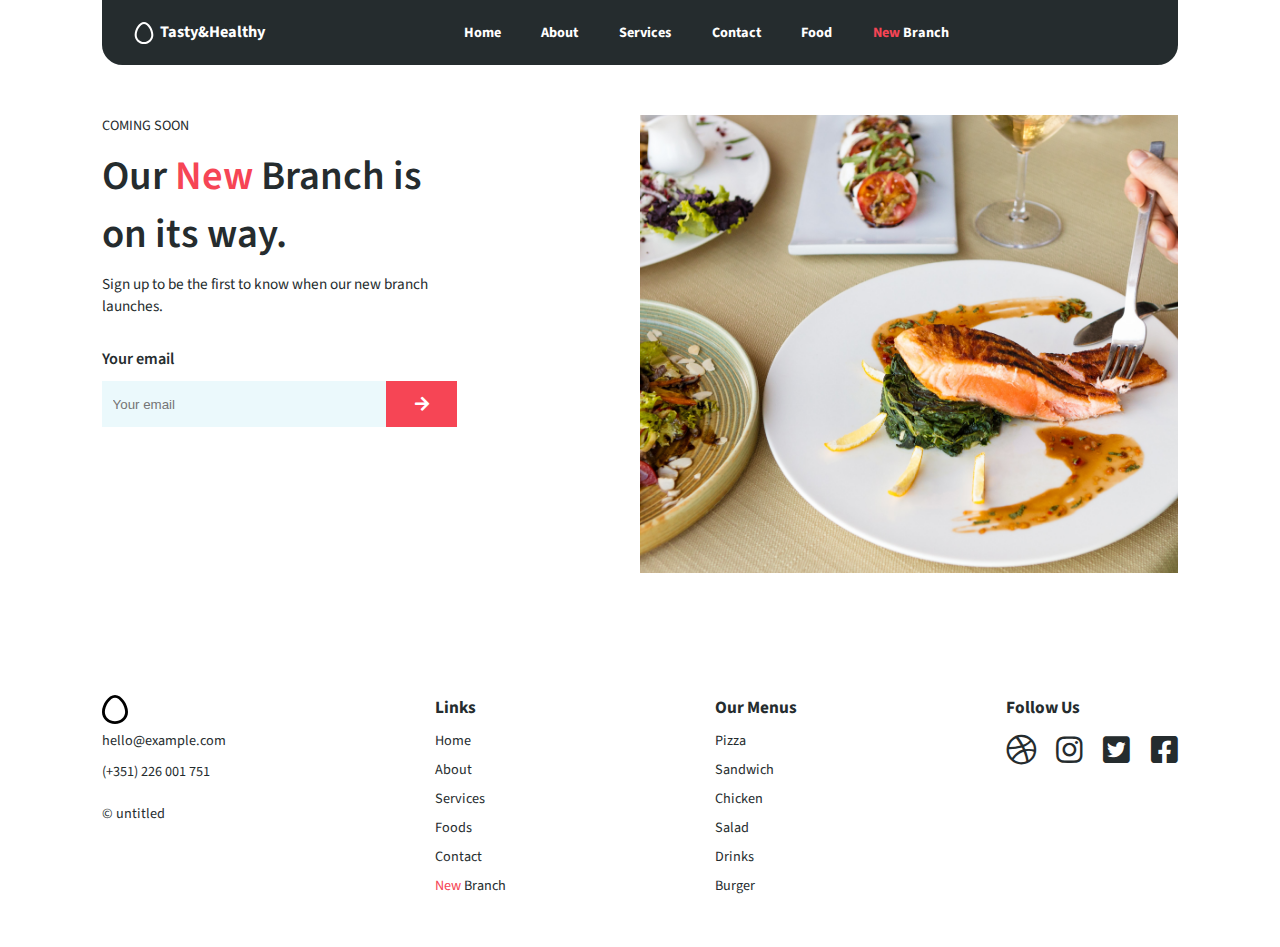
<file: new-branch.html>
<!DOCTYPE html>
<html lang="en">
  <head>
    <title>Tasty&healthy - new branch</title>
    <meta name="viewport" content="width=device-width, initial-scale=1.0" />
    <meta charset="UTF-8" />
    <link
      rel="stylesheet"
      href="https://use.fontawesome.com/releases/v5.9.0/css/all.css"
      crossorigin="anonymous"
    />
    <link rel="preconnect" href="https://fonts.googleapis.com" />
    <link rel="preconnect" href="https://fonts.gstatic.com" crossorigin />
    <link
      href="https://fonts.googleapis.com/css2?family=Source+Sans+Pro:wght@400;600;700;900&display=swap"
      rel="stylesheet"
    />
    <link rel="stylesheet" href="styles/layout/new-branch.css" />
  </head>
  <body>
    <!--  navigation-->
    <header class="navigation">
      <a class="logo" href="index.html">
        <span class="logo__icon"
          ><img src="assets/svg/logo-white.svg" alt="egg"
        /></span>
        <span class="logo__text">Tasty&Healthy</span>
      </a>
      <ul class="links">
        <li class="links__link"><a href="index.html">home</a></li>
        <li class="links__link"><a href="about.html">about</a></li>
        <li class="links__link"><a href="services.html">services</a></li>
        <li class="links__link"><a href="contact.html">contact</a></li>
        <li class="links__link"><a href="food.html">food</a></li>
        <li class="links__link">
          <a href="./new-branch.html"
            ><span class="highlight">new</span> branch</a
          >
        </li>
      </ul>
      <div class="btns">
        <a href="#" class="btns__cart"><i class="fas fa-shopping-bag"></i></a>
        <span class="btns__nav"><i class="fas fa-bars"></i></span>
      </div>
      <ul class="navigation__mobile">
        <li><a href="index.html">home</a></li>
        <li><a href="about.html">about</a></li>
        <li><a href="services.html">services</a></li>
        <li><a href="contact.html">contact</a></li>
        <li><a href="food.html">food</a></li>
        <li><a href="./new-branch.html">new branch</a></li>
      </ul>
    </header>
    <!--end navigation-->
    <main class="branch">
      <div class="main">
        <p class="coming">coming soon</p>
        <h1>Our <span class="highlight">New</span> Branch is on its way.</h1>
        <p class="text">
          Sign up to be the first to know when our new branch launches.
        </p>
        <form class="form">
          <label for="email">Your email</label
          ><input
            placeholder="Your email"
            type="email"
            name="email"
            id="email"
          />
          <button class="submit" type="submit">
            <i class="fas fa-arrow-right"></i>
          </button>
        </form>
      </div>
      <div class="img"></div>
    </main>
    <!--    footer-->
    <footer>
      <div class="main">
        <span class="footer-logo"
          ><img src="assets/svg/logo-dark.svg" alt="egg"
        /></span>
        <a href="#">hello@example.com</a>
        <a href="#">(+351) 226 001 751</a>
        <span class="copyright">&copy; untitled</span>
      </div>
      <div class="links">
        <p class="title">links</p>
        <ul class="list">
          <li class="link"><a href="index.html">home</a></li>
          <li class="link"><a href="about.html">about</a></li>
          <li class="link"><a href="services.html">services</a></li>
          <li class="link"><a href="./foods.html">foods</a></li>
          <li class="link"><a href="contact.html">contact</a></li>
          <li class="link">
            <a href="new-branch.html"
              ><span class="highlight">new</span> branch</a
            >
          </li>
        </ul>
      </div>
      <div class="links">
        <p class="title">our menus</p>
        <ul class="list">
          <li class="link"><a href="food.html">pizza</a></li>
          <li class="link"><a href="food.html">sandwich</a></li>
          <li class="link"><a href="food.html">chicken</a></li>
          <li class="link"><a href="food.html">salad</a></li>
          <li class="link"><a href="food.html">drinks</a></li>
          <li class="link"><a href="food.html">burger</a></li>
        </ul>
      </div>
      <div class="links">
        <p class="title">follow us</p>
        <ul class="socials">
          <li>
            <a href="#"><i class="fab fa-dribbble"></i></a>
          </li>
          <li>
            <a href="#"><i class="fab fa-instagram"></i></a>
          </li>
          <li>
            <a href="#"><i class="fab fa-twitter-square"></i></a>
          </li>
          <li>
            <a href="#"><i class="fab fa-facebook-square"></i></a>
          </li>
        </ul>
      </div>
    </footer>
    <!--  end footer-->
    <script src="https://code.jquery.com/jquery-3.6.0.min.js"></script>
    <script src="scripts/main.js"></script>
  </body>
</html>
</file>
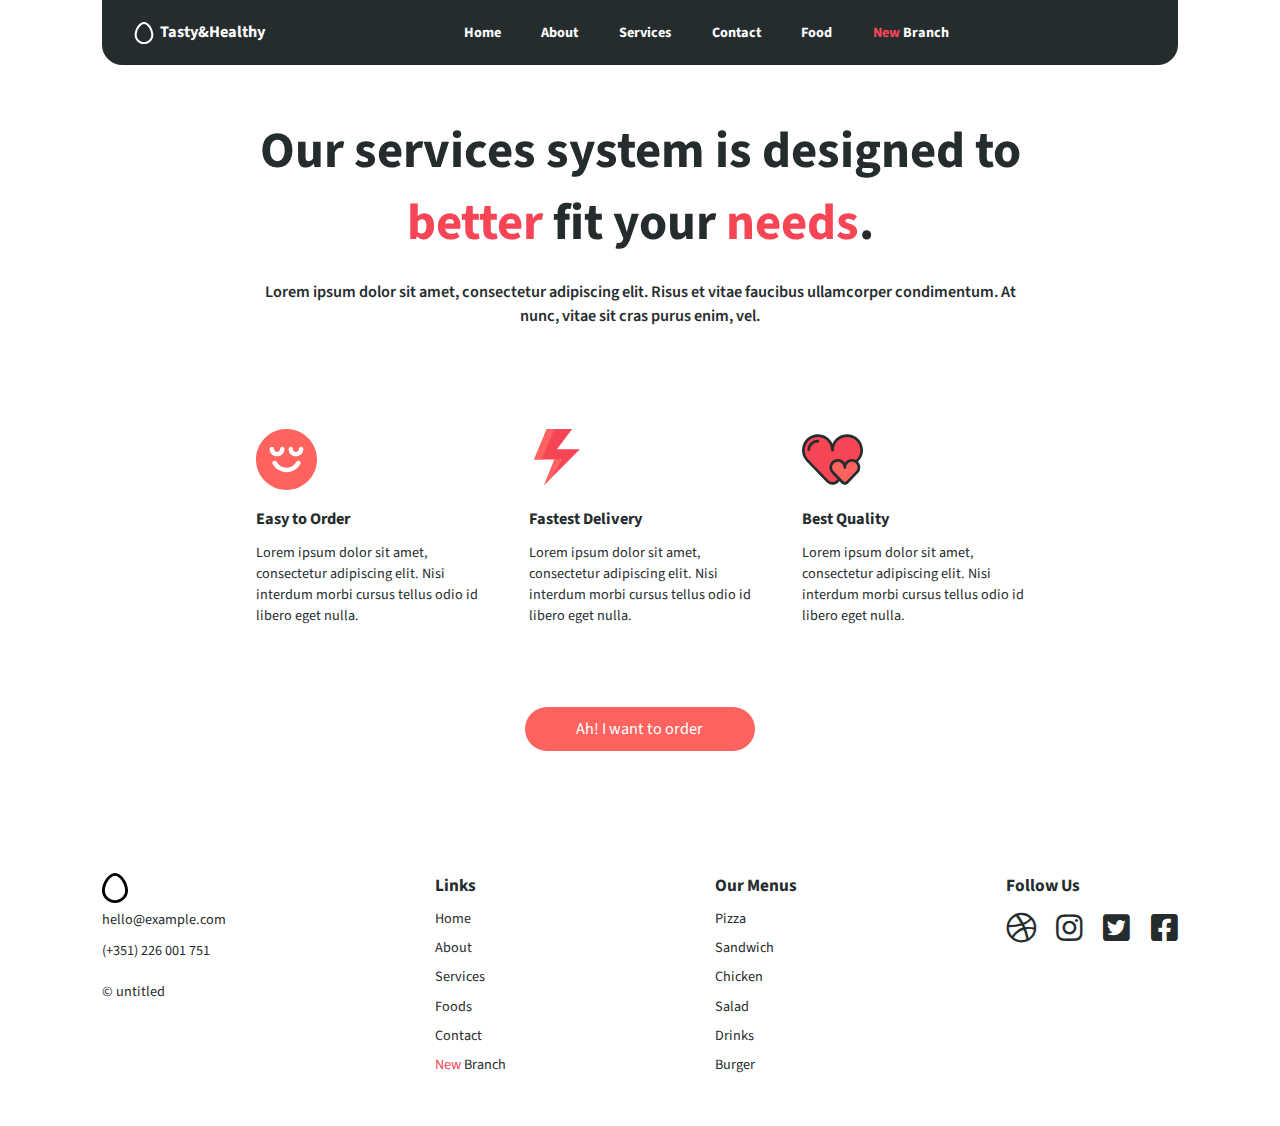
<file: services.html>
<!DOCTYPE html>
<html lang="en">
  <head>
    <meta charset="UTF-8" />
    <meta name="viewport" content="width=device-width, initial-scale=1.0" />
    <meta charset="UTF-8" />
    <link
      rel="stylesheet"
      href="https://use.fontawesome.com/releases/v5.9.0/css/all.css"
      crossorigin="anonymous"
    />
    <link rel="preconnect" href="https://fonts.googleapis.com" />
    <link rel="preconnect" href="https://fonts.gstatic.com" crossorigin />
    <link
      href="https://fonts.googleapis.com/css2?family=Source+Sans+Pro:wght@400;600;700;900&display=swap"
      rel="stylesheet"
    />

    <link rel="stylesheet" href="styles/layout/services.css" />
    <title>Tasty&Healthy - Services</title>
  </head>
  <body>
    <!--  navigation-->
    <header class="navigation">
      <a class="logo" href="index.html">
        <span class="logo__icon"
          ><img src="assets/svg/logo-white.svg" alt="egg"
        /></span>
        <span class="logo__text">Tasty&Healthy</span>
      </a>
      <ul class="links">
        <li class="links__link"><a href="index.html">home</a></li>
        <li class="links__link"><a href="about.html">about</a></li>
        <li class="links__link"><a href="./services.html">services</a></li>
        <li class="links__link"><a href="contact.html">contact</a></li>
        <li class="links__link"><a href="food.html">food</a></li>
        <li class="links__link">
          <a href="new-branch.html"
            ><span class="highlight">new</span> branch</a
          >
        </li>
      </ul>
      <div class="btns">
        <a href="#" class="btns__cart"><i class="fas fa-shopping-bag"></i></a>
        <span class="btns__nav"><i class="fas fa-bars"></i></span>
      </div>
      <ul class="navigation__mobile">
        <li><a href="index.html">home</a></li>
        <li><a href="about.html">about</a></li>
        <li><a href="./services.html">services</a></li>
        <li><a href="contact.html">contact</a></li>
        <li><a href="food.html">food</a></li>
        <li><a href="new-branch.html">new branch</a></li>
      </ul>
    </header>
    <!--end navigation-->
    <main class="services">
      <h1>
        Our services system is designed to
        <span class="highlight">better</span> fit your
        <span class="highlight">needs</span>.
      </h1>
      <p class="text">
        Lorem ipsum dolor sit amet, consectetur adipiscing elit. Risus et vitae
        faucibus ullamcorper condimentum. At nunc, vitae sit cras purus enim,
        vel.
      </p>
      <div class="sections">
        <div class="section">
          <span class="icon"
            ><img src="assets/svg/relaxed-face-svgrepo-com.svg" alt=""
          /></span>
          <span class="title">Easy to Order</span>
          <p class="details">
            Lorem ipsum dolor sit amet, consectetur adipiscing elit. Nisi
            interdum morbi cursus tellus odio id libero eget nulla.
          </p>
        </div>
        <div class="section">
          <span class="icon"
            ><img src="assets/svg/lightning-svgrepo-com%201.svg" alt=""
          /></span>
          <span class="title">Fastest Delivery</span>
          <p class="details">
            Lorem ipsum dolor sit amet, consectetur adipiscing elit. Nisi
            interdum morbi cursus tellus odio id libero eget nulla.
          </p>
        </div>
        <div class="section">
          <span class="icon"
            ><img src="assets/svg/heart-svgrepo-com%201.svg" alt=""
          /></span>
          <span class="title">Best Quality</span>
          <p class="details">
            Lorem ipsum dolor sit amet, consectetur adipiscing elit. Nisi
            interdum morbi cursus tellus odio id libero eget nulla.
          </p>
        </div>
      </div>
      <a href="food.html" class="order">Ah! I want to order</a>
    </main>
    <!--    footer-->
    <footer>
      <div class="main">
        <span class="footer-logo"
          ><img src="assets/svg/logo-dark.svg" alt="egg"
        /></span>
        <a href="#">hello@example.com</a>
        <a href="#">(+351) 226 001 751</a>
        <span class="copyright">&copy; untitled</span>
      </div>
      <div class="links">
        <p class="title">links</p>
        <ul class="list">
          <li class="link"><a href="index.html">home</a></li>
          <li class="link"><a href="about.html">about</a></li>
          <li class="link"><a href="./services.html">services</a></li>
          <li class="link"><a href="./foods.html">foods</a></li>
          <li class="link"><a href="contact.html">contact</a></li>
          <li class="link">
            <a href="new-branch.html"
              ><span class="highlight">new</span> branch</a
            >
          </li>
        </ul>
      </div>
      <div class="links">
        <p class="title">our menus</p>
        <ul class="list">
          <li class="link"><a href="food.html">pizza</a></li>
          <li class="link"><a href="food.html">sandwich</a></li>
          <li class="link"><a href="food.html">chicken</a></li>
          <li class="link"><a href="food.html">salad</a></li>
          <li class="link"><a href="food.html">drinks</a></li>
          <li class="link"><a href="food.html">burger</a></li>
        </ul>
      </div>
      <div class="links">
        <p class="title">follow us</p>
        <ul class="socials">
          <li>
            <a href="#"><i class="fab fa-dribbble"></i></a>
          </li>
          <li>
            <a href="#"><i class="fab fa-instagram"></i></a>
          </li>
          <li>
            <a href="#"><i class="fab fa-twitter-square"></i></a>
          </li>
          <li>
            <a href="#"><i class="fab fa-facebook-square"></i></a>
          </li>
        </ul>
      </div>
    </footer>
    <!--  end footer-->
    <script src="https://code.jquery.com/jquery-3.6.0.min.js"></script>
    <script src="scripts/main.js"></script>
  </body>
</html>
</file>
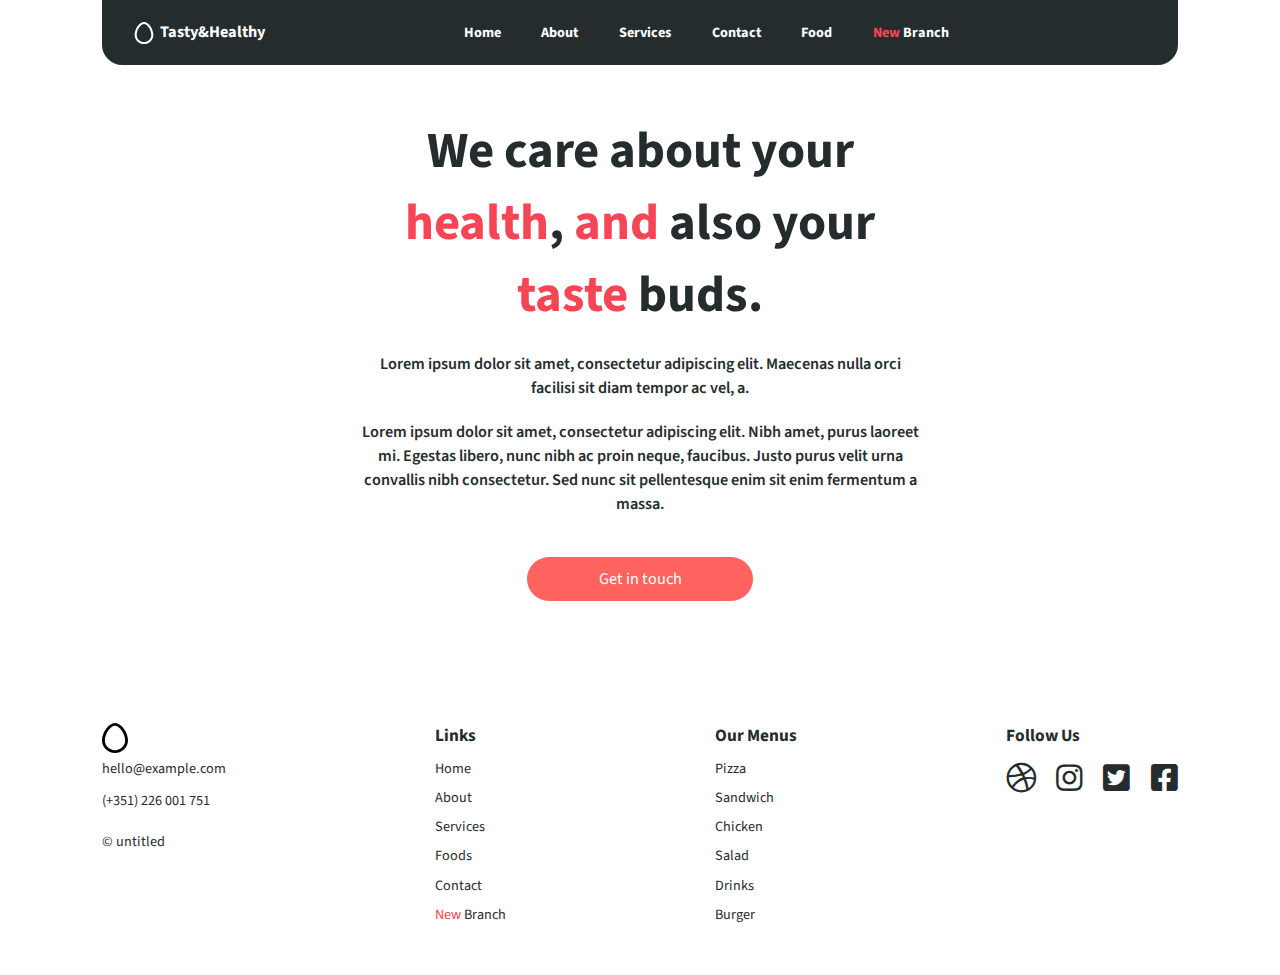
<file: pages/about.html>
<!DOCTYPE html>
<html lang="en">
  <head>
    <meta name="viewport" content="width=device-width, initial-scale=1.0" />
    <meta charset="UTF-8" />
    <link
      rel="stylesheet"
      href="https://use.fontawesome.com/releases/v5.9.0/css/all.css"
      crossorigin="anonymous"
    />
    <link rel="preconnect" href="https://fonts.googleapis.com" />
    <link rel="preconnect" href="https://fonts.gstatic.com" crossorigin />
    <link
      href="https://fonts.googleapis.com/css2?family=Source+Sans+Pro:wght@400;600;700;900&display=swap"
      rel="stylesheet"
    />

    <link rel="stylesheet" href="../styles/layout/about.css" />
    <title>Tasty&Healthy - About Us</title>
  </head>
  <body>
    <!--  navigation-->
    <header class="navigation">
      <a class="logo" href="./index.html">
        <span class="logo__icon"
          ><img src="../assets/svg/logo-white.svg" alt="egg"
        /></span>
        <span class="logo__text">Tasty&Healthy</span>
      </a>
      <ul class="links">
        <li class="links__link"><a href="./index.html">home</a></li>
        <li class="links__link"><a href="./about.html">about</a></li>
        <li class="links__link"><a href="./services.html">services</a></li>
        <li class="links__link"><a href="./contact.html">contact</a></li>
        <li class="links__link"><a href="./food.html">food</a></li>
        <li class="links__link">
          <a href="./new-branch.html"
            ><span class="highlight">new</span> branch</a
          >
        </li>
      </ul>
      <div class="btns">
        <a href="#" class="btns__cart"><i class="fas fa-shopping-bag"></i></a>
        <span class="btns__nav"><i class="fas fa-bars"></i></span>
      </div>
      <ul class="navigation__mobile">
        <li><a href="./index.html">home</a></li>
        <li><a href="./about.html">about</a></li>
        <li><a href="./services.html">services</a></li>
        <li><a href="./contact.html">contact</a></li>
        <li><a href="./food.html">food</a></li>
        <li><a href="./new-branch.html">new branch</a></li>
      </ul>
    </header>
    <!--end navigation-->
    <main class="about">
      <h1>
        We care about your <span class="highlight">health</span>,
        <span class="highlight">and</span> also your
        <span class="highlight">taste</span> buds.
      </h1>
      <p>
        Lorem ipsum dolor sit amet, consectetur adipiscing elit. Maecenas nulla
        orci facilisi sit diam tempor ac vel, a.
      </p>
      <p>
        Lorem ipsum dolor sit amet, consectetur adipiscing elit. Nibh amet,
        purus laoreet mi. Egestas libero, nunc nibh ac proin neque, faucibus.
        Justo purus velit urna convallis nibh consectetur. Sed nunc sit
        pellentesque enim sit enim fermentum a massa.
      </p>
      <a href="./contact.html">Get in touch</a>
    </main>
    <!--footer-->
    <footer>
      <div class="main">
        <span class="footer-logo"
          ><img src="../assets/svg/logo-dark.svg" alt="egg"
        /></span>
        <a href="#">hello@example.com</a>
        <a href="#">(+351) 226 001 751</a>
        <span class="copyright">&copy; untitled</span>
      </div>
      <div class="links">
        <p class="title">links</p>
        <ul class="list">
          <li class="link"><a href="./index.html">home</a></li>
          <li class="link"><a href="./about.html">about</a></li>
          <li class="link"><a href="./services.html">services</a></li>
          <li class="link"><a href="./foods.html">foods</a></li>
          <li class="link"><a href="./contact.html">contact</a></li>
          <li class="link">
            <a href="new-branch.html"
              ><span class="highlight">new</span> branch</a
            >
          </li>
        </ul>
      </div>
      <div class="links">
        <p class="title">our menus</p>
        <ul class="list">
          <li class="link"><a href="./food.html">pizza</a></li>
          <li class="link"><a href="./food.html">sandwich</a></li>
          <li class="link"><a href="./food.html">chicken</a></li>
          <li class="link"><a href="./food.html">salad</a></li>
          <li class="link"><a href="./food.html">drinks</a></li>
          <li class="link"><a href="./food.html">burger</a></li>
        </ul>
      </div>
      <div class="links">
        <p class="title">follow us</p>
        <ul class="socials">
          <li>
            <a href="#"><i class="fab fa-dribbble"></i></a>
          </li>
          <li>
            <a href="#"><i class="fab fa-instagram"></i></a>
          </li>
          <li>
            <a href="#"><i class="fab fa-twitter-square"></i></a>
          </li>
          <li>
            <a href="#"><i class="fab fa-facebook-square"></i></a>
          </li>
        </ul>
      </div>
    </footer>
    <!--  end footer-->
    <script src="https://code.jquery.com/jquery-3.6.0.min.js"></script>
    <script src="../scripts/main.js"></script>
  </body>
</html>
</file>
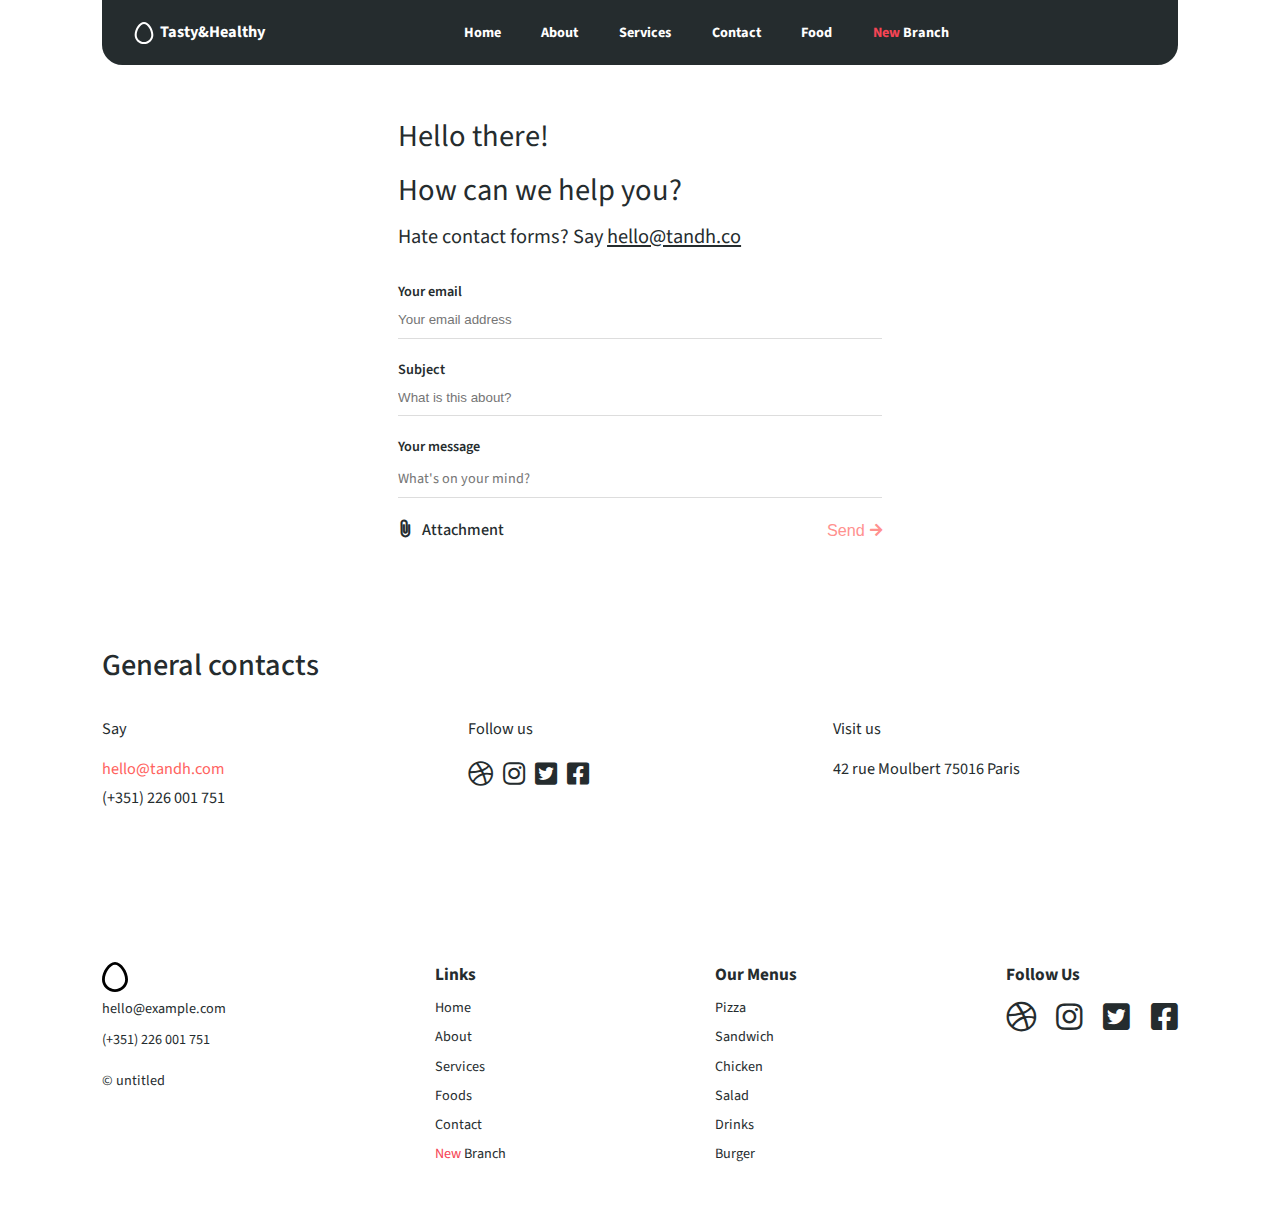
<file: pages/contact.html>
<!DOCTYPE html>
<html lang="en">
  <head>
    <meta charset="UTF-8" />
    <title>Tasty&health - contact</title>
    <meta name="viewport" content="width=device-width, initial-scale=1.0" />
    <meta charset="UTF-8" />
    <link
      rel="stylesheet"
      href="https://use.fontawesome.com/releases/v5.9.0/css/all.css"
      crossorigin="anonymous"
    />
    <link rel="preconnect" href="https://fonts.googleapis.com" />
    <link rel="preconnect" href="https://fonts.gstatic.com" crossorigin />
    <link
      href="https://fonts.googleapis.com/css2?family=Source+Sans+Pro:wght@400;600;700;900&display=swap"
      rel="stylesheet"
    />
    <link rel="stylesheet" href="../styles/layout/contact.css" />
  </head>
  <body>
    <!--  navigation-->
    <header class="navigation">
      <a class="logo" href="./index.html">
        <span class="logo__icon"
          ><img src="../assets/svg/logo-white.svg" alt="egg"
        /></span>
        <span class="logo__text">Tasty&Healthy</span>
      </a>
      <ul class="links">
        <li class="links__link"><a href="./index.html">home</a></li>
        <li class="links__link"><a href="./about.html">about</a></li>
        <li class="links__link"><a href="./services.html">services</a></li>
        <li class="links__link"><a href="./contact.html">contact</a></li>
        <li class="links__link"><a href="./food.html">food</a></li>
        <li class="links__link">
          <a href="./new-branch.html"
            ><span class="highlight">new</span> branch</a
          >
        </li>
      </ul>
      <div class="btns">
        <a href="#" class="btns__cart"><i class="fas fa-shopping-bag"></i></a>
        <span class="btns__nav"><i class="fas fa-bars"></i></span>
      </div>
      <ul class="navigation__mobile">
        <li><a href="./index.html">home</a></li>
        <li><a href="./about.html">about</a></li>
        <li><a href="./services.html">services</a></li>
        <li><a href="./contact.html">contact</a></li>
        <li><a href="./food.html">food</a></li>
        <li><a href="./new-branch.html">new branch</a></li>
      </ul>
    </header>
    <!--end navigation-->

    <main class="contact">
      <div class="main">
        <div class="intro">
          <p class="title">Hello there!</p>
          <p class="title">How can we help you?</p>
          <p class="email">
            Hate contact forms? Say
            <a href="mailto:hello@tandh.co">hello@tandh.co</a>
          </p>
        </div>

        <form>
          <label for="email">Your email</label
          ><input
            type="email"
            name="email"
            id="email"
            placeholder="Your email address"
          />
          <label for="subject">Subject</label
          ><input
            type="text"
            name="subject"
            id="subject"
            placeholder="What is this about?"
          />
          <label for="message">Your message</label
          ><textarea
            rows="1"
            placeholder="What's on your mind?"
            name="message"
            id="message"
          ></textarea>
          <div class="foot">
            <label for="attach" class="attach">
              <span class="icon"><i class="fas fa-paperclip fa"></i></span>
              <span class="text">attachment</span>
            </label>
            <input type="file" name="attach" id="attach" />
            <button type="submit" class="submit">
              <span class="text">send</span>
              <span class="icon"><i class="fas fa-arrow-right"></i></span>
            </button>
          </div>
        </form>
      </div>
      <div class="general">
        <h2>General contacts</h2>
        <div class="info">
          <p class="title">Say</p>
          <a class="email" href="mailto:hello@tandh.com">hello@tandh.com</a>
          <a href="tel:00351226001751">(+351) 226 001 751</a>
        </div>
        <div class="info">
          <p class="title">Follow us</p>
          <ul class="socials">
            <li>
              <a href="#"><i class="fab fa-dribbble"></i></a>
            </li>
            <li>
              <a href="#"><i class="fab fa-instagram"></i></a>
            </li>
            <li>
              <a href="#"><i class="fab fa-twitter-square"></i></a>
            </li>
            <li>
              <a href="#"><i class="fab fa-facebook-square"></i></a>
            </li>
          </ul>
        </div>
        <div class="info">
          <p class="title">Visit us</p>
          <p>42 rue Moulbert 75016 Paris</p>
        </div>
      </div>
    </main>

    <!--    footer-->
    <footer>
      <div class="main">
        <span class="footer-logo"
          ><img src="../assets/svg/logo-dark.svg" alt="egg"
        /></span>
        <a href="#">hello@example.com</a>
        <a href="#">(+351) 226 001 751</a>
        <span class="copyright">&copy; untitled</span>
      </div>
      <div class="links">
        <p class="title">links</p>
        <ul class="list">
          <li class="link"><a href="./index.html">home</a></li>
          <li class="link"><a href="./about.html">about</a></li>
          <li class="link"><a href="./services.html">services</a></li>
          <li class="link"><a href="./foods.html">foods</a></li>
          <li class="link"><a href="./contact.html">contact</a></li>
          <li class="link">
            <a href="new-branch.html"
              ><span class="highlight">new</span> branch</a
            >
          </li>
        </ul>
      </div>
      <div class="links">
        <p class="title">our menus</p>
        <ul class="list">
          <li class="link"><a href="./food.html">pizza</a></li>
          <li class="link"><a href="./food.html">sandwich</a></li>
          <li class="link"><a href="./food.html">chicken</a></li>
          <li class="link"><a href="./food.html">salad</a></li>
          <li class="link"><a href="./food.html">drinks</a></li>
          <li class="link"><a href="./food.html">burger</a></li>
        </ul>
      </div>
      <div class="links">
        <p class="title">follow us</p>
        <ul class="socials">
          <li>
            <a href="#"><i class="fab fa-dribbble"></i></a>
          </li>
          <li>
            <a href="#"><i class="fab fa-instagram"></i></a>
          </li>
          <li>
            <a href="#"><i class="fab fa-twitter-square"></i></a>
          </li>
          <li>
            <a href="#"><i class="fab fa-facebook-square"></i></a>
          </li>
        </ul>
      </div>
    </footer>
    <!--  end footer-->
    <script src="https://code.jquery.com/jquery-3.6.0.min.js"></script>
    <script src="../scripts/main.js"></script>
  </body>
</html>
</file>
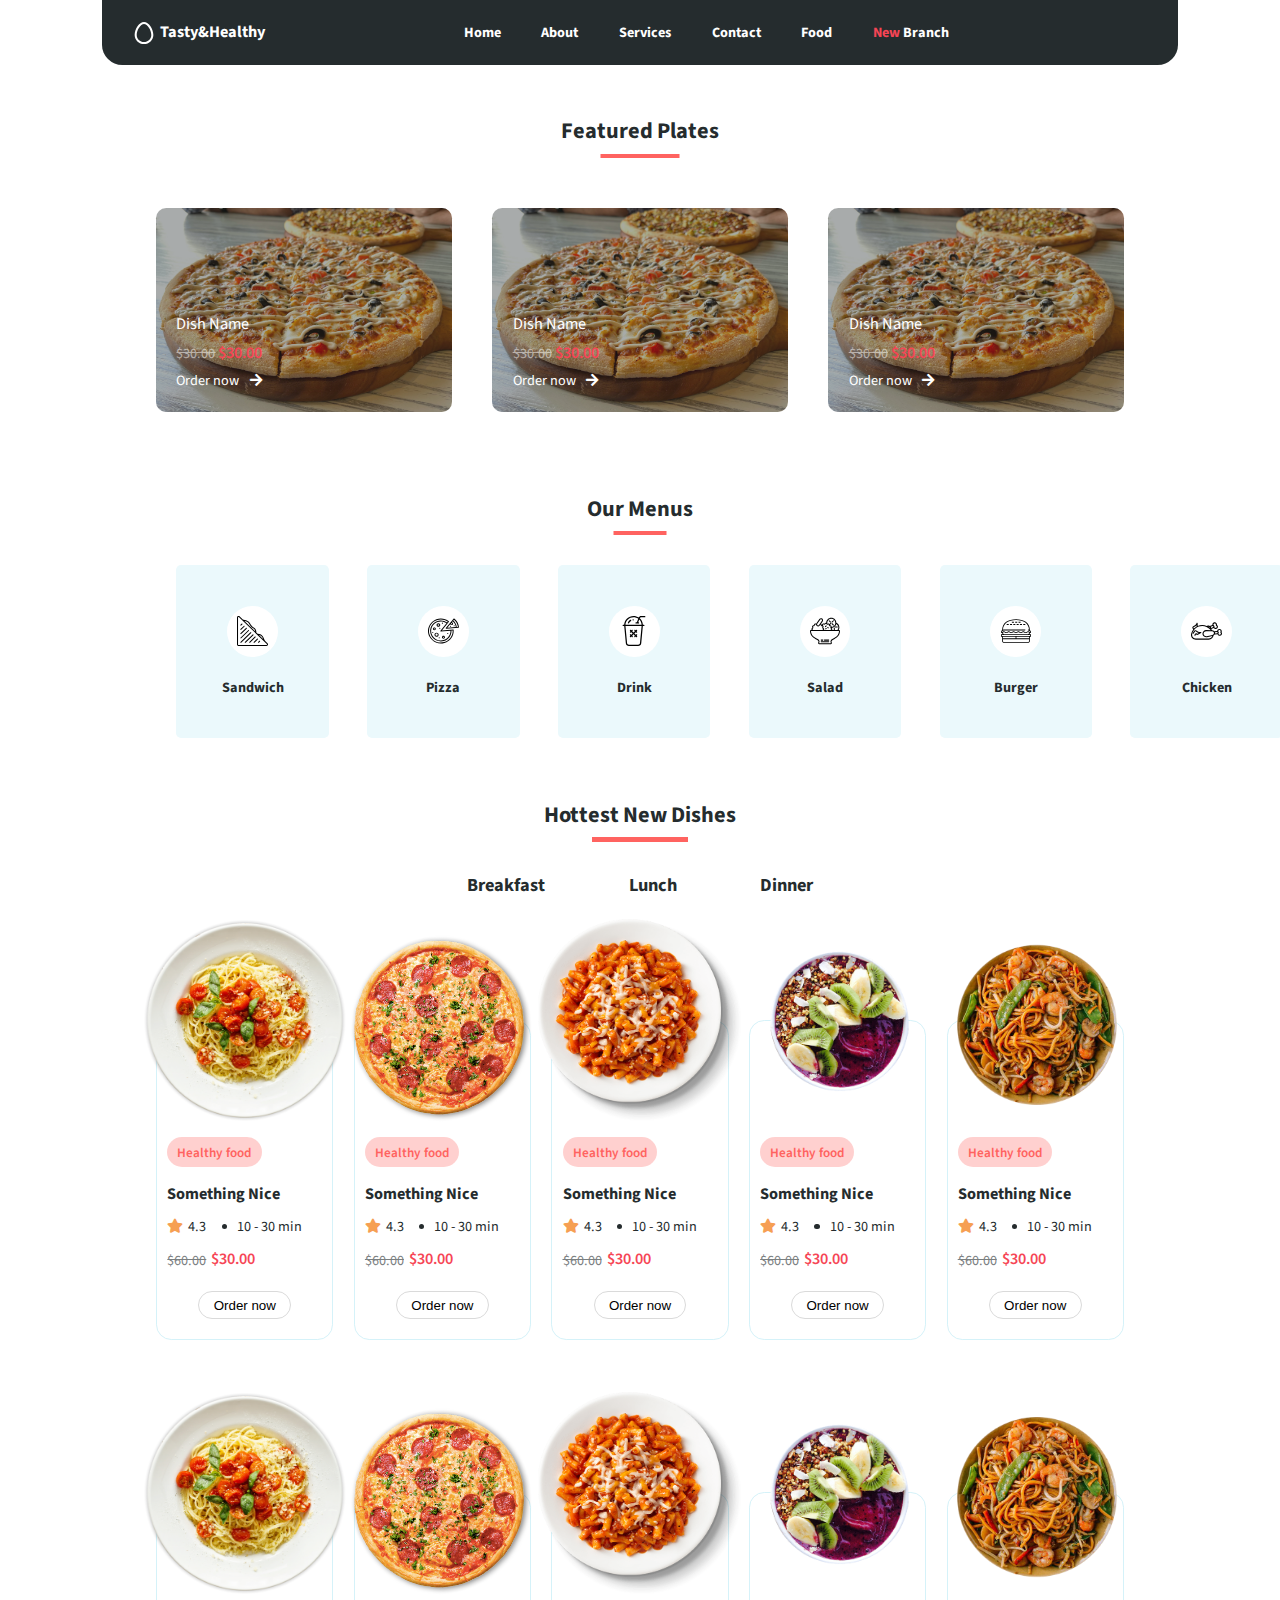
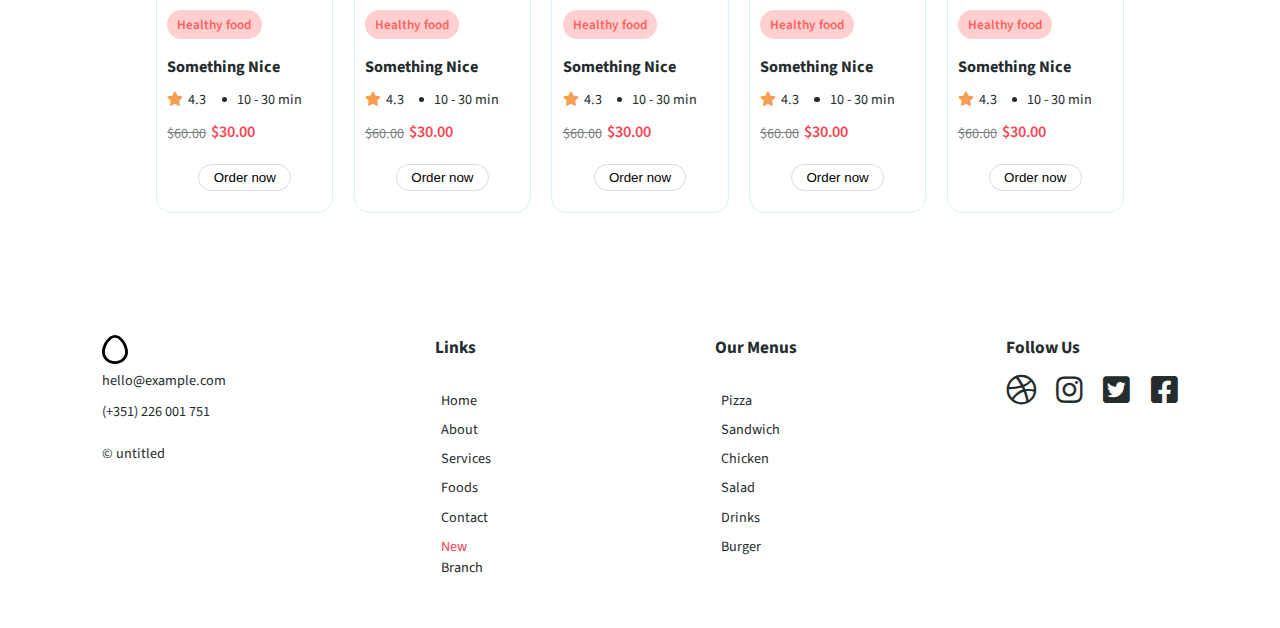
<file: pages/food.html>
<!DOCTYPE html>
<html lang="en">
  <head>
    <meta charset="UTF-8" />
    <title>Tasty&health - food</title>
    <meta name="viewport" content="width=device-width, initial-scale=1.0" />
    <meta charset="UTF-8" />
    <link
      rel="stylesheet"
      href="https://use.fontawesome.com/releases/v5.9.0/css/all.css"
      crossorigin="anonymous"
    />
    <link rel="preconnect" href="https://fonts.googleapis.com" />
    <link rel="preconnect" href="https://fonts.gstatic.com" crossorigin />
    <link
      href="https://fonts.googleapis.com/css2?family=Source+Sans+Pro:wght@400;600;700;900&display=swap"
      rel="stylesheet"
    />
    <link rel="stylesheet" href="../styles/layout/food.css" />
  </head>
  <body>
    <!--  navigation-->
    <header class="navigation">
      <a class="logo" href="./index.html">
        <span class="logo__icon"
          ><img src="../assets/svg/logo-white.svg" alt="egg"
        /></span>
        <span class="logo__text">Tasty&Healthy</span>
      </a>
      <ul class="links">
        <li class="links__link"><a href="./index.html">home</a></li>
        <li class="links__link"><a href="./about.html">about</a></li>
        <li class="links__link"><a href="./services.html">services</a></li>
        <li class="links__link"><a href="./contact.html">contact</a></li>
        <li class="links__link"><a href="./food.html">food</a></li>
        <li class="links__link">
          <a href="./new-branch.html"
            ><span class="highlight">new</span> branch</a
          >
        </li>
      </ul>
      <div class="btns">
        <a href="#" class="btns__cart"><i class="fas fa-shopping-bag"></i></a>
        <span class="btns__nav"><i class="fas fa-bars"></i></span>
      </div>
      <ul class="navigation__mobile">
        <li><a href="./index.html">home</a></li>
        <li><a href="./about.html">about</a></li>
        <li><a href="./services.html">services</a></li>
        <li><a href="./contact.html">contact</a></li>
        <li><a href="./food.html">food</a></li>
        <li><a href="./new-branch.html">new branch</a></li>
      </ul>
    </header>
    <!--end navigation-->
    <main class="foods">
      <div class="section">
        <p class="section__title">Featured plates</p>
        <div class="list">
          <div class="preview">
            <div class="info">
              <p class="name">Dish Name</p>
              <div class="prices">
                <span class="old">$30.00</span>
                <span class="new highlight">$30.00</span>
              </div>
              <div class="order">
                <span>Order now</span>
                <span class="icon"><i class="fas fa-arrow-right"></i></span>
              </div>
            </div>
          </div>
          <div class="preview">
            <div class="info">
              <p class="name">Dish Name</p>
              <div class="prices">
                <span class="old">$30.00</span>
                <span class="new highlight">$30.00</span>
              </div>
              <div class="order">
                <span>Order now</span>
                <span class="icon"><i class="fas fa-arrow-right"></i></span>
              </div>
            </div>
          </div>
          <div class="preview">
            <div class="info">
              <p class="name">Dish Name</p>
              <div class="prices">
                <span class="old">$30.00</span>
                <span class="new highlight">$30.00</span>
              </div>
              <div class="order">
                <span>Order now</span>
                <span class="icon"><i class="fas fa-arrow-right"></i></span>
              </div>
            </div>
          </div>
        </div>
      </div>
      <div class="section">
        <p class="section__title">our menus</p>
        <div class="menu">
          <div class="menu__wrapper">
            <div class="menu__item">
              <span class="icon"
                ><img src="../assets/svg/sandwich-svgrepo-com.svg" alt="burger"
              /></span>
              <span class="name">sandwich</span>
            </div>
            <div class="menu__item">
              <span class="icon"
                ><img src="../assets/svg/pizza-svgrepo-com.svg" alt="burger"
              /></span>
              <span class="name">pizza</span>
            </div>
            <div class="menu__item">
              <span class="icon"
                ><img src="../assets/svg/drink-svgrepo-com.svg" alt="burger"
              /></span>
              <span class="name">drink</span>
            </div>
            <div class="menu__item">
              <span class="icon"
                ><img src="../assets/svg/salad-svgrepo-com.svg" alt="burger"
              /></span>
              <span class="name">salad</span>
            </div>
            <div class="menu__item">
              <span class="icon"
                ><img src="../assets/svg/burger-svgrepo-com.svg" alt="burger"
              /></span>
              <span class="name">burger</span>
            </div>
            <div class="menu__item">
              <span class="icon"
                ><img src="../assets/svg/chicken-svgrepo-com.svg" alt="burger"
              /></span>
              <span class="name">chicken</span>
            </div>
          </div>
        </div>
      </div>
      <div class="section">
        <p class="section__title">hottest new dishes</p>
        <ul class="choices">
          <li class="choices__choice">breakfast</li>
          <li class="choices__choice">lunch</li>
          <li class="choices__choice">dinner</li>
        </ul>
        <div class="food">
          <div class="card">
            <div class="card__img">
              <img
                src="../assets/plates/kisspng-pasta-italian-cuisine-fettuccine-alfredo-marinara-spaghetti-5ab9afa860e591.7620554315221185683969.png"
                alt="food"
              />
            </div>
            <span class="card__tag">Healthy food</span>
            <p class="card__name">something nice</p>
            <div class="card__more">
              <p class="rating">
                <span class="star"><i class="fas fa-star"></i></span>
                <span>4.3</span>
              </p>
              <p class="period">10 - 30 min</p>
            </div>
            <div class="card__price">
              <span class="old">$60.00</span>
              <span class="new highlight">$30.00</span>
            </div>
            <button class="card__order">Order now</button>
          </div>
          <div class="card">
            <div class="card__img">
              <img
                src="../assets/plates/kisspng-sausage-pizza-margherita-hamburger-calzone-sausage-pizza-5a7f9cdf698d78.5827570315183126714324.png"
                alt="food"
              />
            </div>
            <span class="card__tag">Healthy food</span>
            <p class="card__name">something nice</p>
            <div class="card__more">
              <p class="rating">
                <span class="star"><i class="fas fa-star"></i></span>
                <span>4.3</span>
              </p>
              <p class="period">10 - 30 min</p>
            </div>
            <div class="card__price">
              <span class="old">$60.00</span>
              <span class="new highlight">$30.00</span>
            </div>
            <button class="card__order">Order now</button>
          </div>
          <div class="card">
            <div class="card__img">
              <img
                src="../assets/plates/toppng.com-michelinas-food-image-plate-of-food-above-538x535.png"
                alt="food"
              />
            </div>
            <span class="card__tag">Healthy food</span>
            <p class="card__name">something nice</p>
            <div class="card__more">
              <p class="rating">
                <span class="star"><i class="fas fa-star"></i></span>
                <span>4.3</span>
              </p>
              <p class="period">10 - 30 min</p>
            </div>
            <div class="card__price">
              <span class="old">$60.00</span>
              <span class="new highlight">$30.00</span>
            </div>
            <button class="card__order">Order now</button>
          </div>
          <div class="card">
            <div class="card__img">
              <img
                src="../assets/plates/kisspng-aa-na-tigela-smoothie-breakfast-juice-health-s-acai-bowl-5b11d2604db908.6695630315278946243184.png"
                alt="food"
              />
            </div>
            <span class="card__tag">Healthy food</span>
            <p class="card__name">something nice</p>
            <div class="card__more">
              <p class="rating">
                <span class="star"><i class="fas fa-star"></i></span>
                <span>4.3</span>
              </p>
              <p class="period">10 - 30 min</p>
            </div>
            <div class="card__price">
              <span class="old">$60.00</span>
              <span class="new highlight">$30.00</span>
            </div>
            <button class="card__order">Order now</button>
          </div>
          <div class="card">
            <div class="card__img">
              <img
                src="../assets/plates/kisspng-fried-noodles-chow-mein-peking-duck-chinese-cuisin-shrimp-and-vegetable-fried-noodles-5a9ac798004f52.6062589515200930800013.png"
                alt="food"
              />
            </div>
            <span class="card__tag">Healthy food</span>
            <p class="card__name">something nice</p>
            <div class="card__more">
              <p class="rating">
                <span class="star"><i class="fas fa-star"></i></span>
                <span>4.3</span>
              </p>
              <p class="period">10 - 30 min</p>
            </div>
            <div class="card__price">
              <span class="old">$60.00</span>
              <span class="new highlight">$30.00</span>
            </div>
            <button class="card__order">Order now</button>
          </div>

          <div class="card">
            <div class="card__img">
              <img
                src="../assets/plates/kisspng-pasta-italian-cuisine-fettuccine-alfredo-marinara-spaghetti-5ab9afa860e591.7620554315221185683969.png"
                alt="food"
              />
            </div>
            <span class="card__tag">Healthy food</span>
            <p class="card__name">something nice</p>
            <div class="card__more">
              <p class="rating">
                <span class="star"><i class="fas fa-star"></i></span>
                <span>4.3</span>
              </p>
              <p class="period">10 - 30 min</p>
            </div>
            <div class="card__price">
              <span class="old">$60.00</span>
              <span class="new highlight">$30.00</span>
            </div>
            <button class="card__order">Order now</button>
          </div>
          <div class="card">
            <div class="card__img">
              <img
                src="../assets/plates/kisspng-sausage-pizza-margherita-hamburger-calzone-sausage-pizza-5a7f9cdf698d78.5827570315183126714324.png"
                alt="food"
              />
            </div>
            <span class="card__tag">Healthy food</span>
            <p class="card__name">something nice</p>
            <div class="card__more">
              <p class="rating">
                <span class="star"><i class="fas fa-star"></i></span>
                <span>4.3</span>
              </p>
              <p class="period">10 - 30 min</p>
            </div>
            <div class="card__price">
              <span class="old">$60.00</span>
              <span class="new highlight">$30.00</span>
            </div>
            <button class="card__order">Order now</button>
          </div>
          <div class="card">
            <div class="card__img">
              <img
                src="../assets/plates/toppng.com-michelinas-food-image-plate-of-food-above-538x535.png"
                alt="food"
              />
            </div>
            <span class="card__tag">Healthy food</span>
            <p class="card__name">something nice</p>
            <div class="card__more">
              <p class="rating">
                <span class="star"><i class="fas fa-star"></i></span>
                <span>4.3</span>
              </p>
              <p class="period">10 - 30 min</p>
            </div>
            <div class="card__price">
              <span class="old">$60.00</span>
              <span class="new highlight">$30.00</span>
            </div>
            <button class="card__order">Order now</button>
          </div>
          <div class="card">
            <div class="card__img">
              <img
                src="../assets/plates/kisspng-aa-na-tigela-smoothie-breakfast-juice-health-s-acai-bowl-5b11d2604db908.6695630315278946243184.png"
                alt="food"
              />
            </div>
            <span class="card__tag">Healthy food</span>
            <p class="card__name">something nice</p>
            <div class="card__more">
              <p class="rating">
                <span class="star"><i class="fas fa-star"></i></span>
                <span>4.3</span>
              </p>
              <p class="period">10 - 30 min</p>
            </div>
            <div class="card__price">
              <span class="old">$60.00</span>
              <span class="new highlight">$30.00</span>
            </div>
            <button class="card__order">Order now</button>
          </div>
          <div class="card">
            <div class="card__img">
              <img
                src="../assets/plates/kisspng-fried-noodles-chow-mein-peking-duck-chinese-cuisin-shrimp-and-vegetable-fried-noodles-5a9ac798004f52.6062589515200930800013.png"
                alt="food"
              />
            </div>
            <span class="card__tag">Healthy food</span>
            <p class="card__name">something nice</p>
            <div class="card__more">
              <p class="rating">
                <span class="star"><i class="fas fa-star"></i></span>
                <span>4.3</span>
              </p>
              <p class="period">10 - 30 min</p>
            </div>
            <div class="card__price">
              <span class="old">$60.00</span>
              <span class="new highlight">$30.00</span>
            </div>
            <button class="card__order">Order now</button>
          </div>
        </div>
      </div>
    </main>
    <!--    footer-->
    <footer>
      <div class="main">
        <span class="footer-logo"
          ><img src="../assets/svg/logo-dark.svg" alt="egg"
        /></span>
        <a href="#">hello@example.com</a>
        <a href="#">(+351) 226 001 751</a>
        <span class="copyright">&copy; untitled</span>
      </div>
      <div class="links">
        <p class="title">links</p>
        <ul class="list">
          <li class="link"><a href="./index.html">home</a></li>
          <li class="link"><a href="./about.html">about</a></li>
          <li class="link"><a href="./services.html">services</a></li>
          <li class="link"><a href="./foods.html">foods</a></li>
          <li class="link"><a href="./contact.html">contact</a></li>
          <li class="link">
            <a href="new-branch.html"
              ><span class="highlight">new</span> branch</a
            >
          </li>
        </ul>
      </div>
      <div class="links">
        <p class="title">our menus</p>
        <ul class="list">
          <li class="link"><a href="./food.html">pizza</a></li>
          <li class="link"><a href="./food.html">sandwich</a></li>
          <li class="link"><a href="./food.html">chicken</a></li>
          <li class="link"><a href="./food.html">salad</a></li>
          <li class="link"><a href="./food.html">drinks</a></li>
          <li class="link"><a href="./food.html">burger</a></li>
        </ul>
      </div>
      <div class="links">
        <p class="title">follow us</p>
        <ul class="socials">
          <li>
            <a href="#"><i class="fab fa-dribbble"></i></a>
          </li>
          <li>
            <a href="#"><i class="fab fa-instagram"></i></a>
          </li>
          <li>
            <a href="#"><i class="fab fa-twitter-square"></i></a>
          </li>
          <li>
            <a href="#"><i class="fab fa-facebook-square"></i></a>
          </li>
        </ul>
      </div>
    </footer>
    <!--  end footer-->
    <script src="https://code.jquery.com/jquery-3.6.0.min.js"></script>
    <script src="../scripts/main.js"></script>
  </body>
</html>
</file>
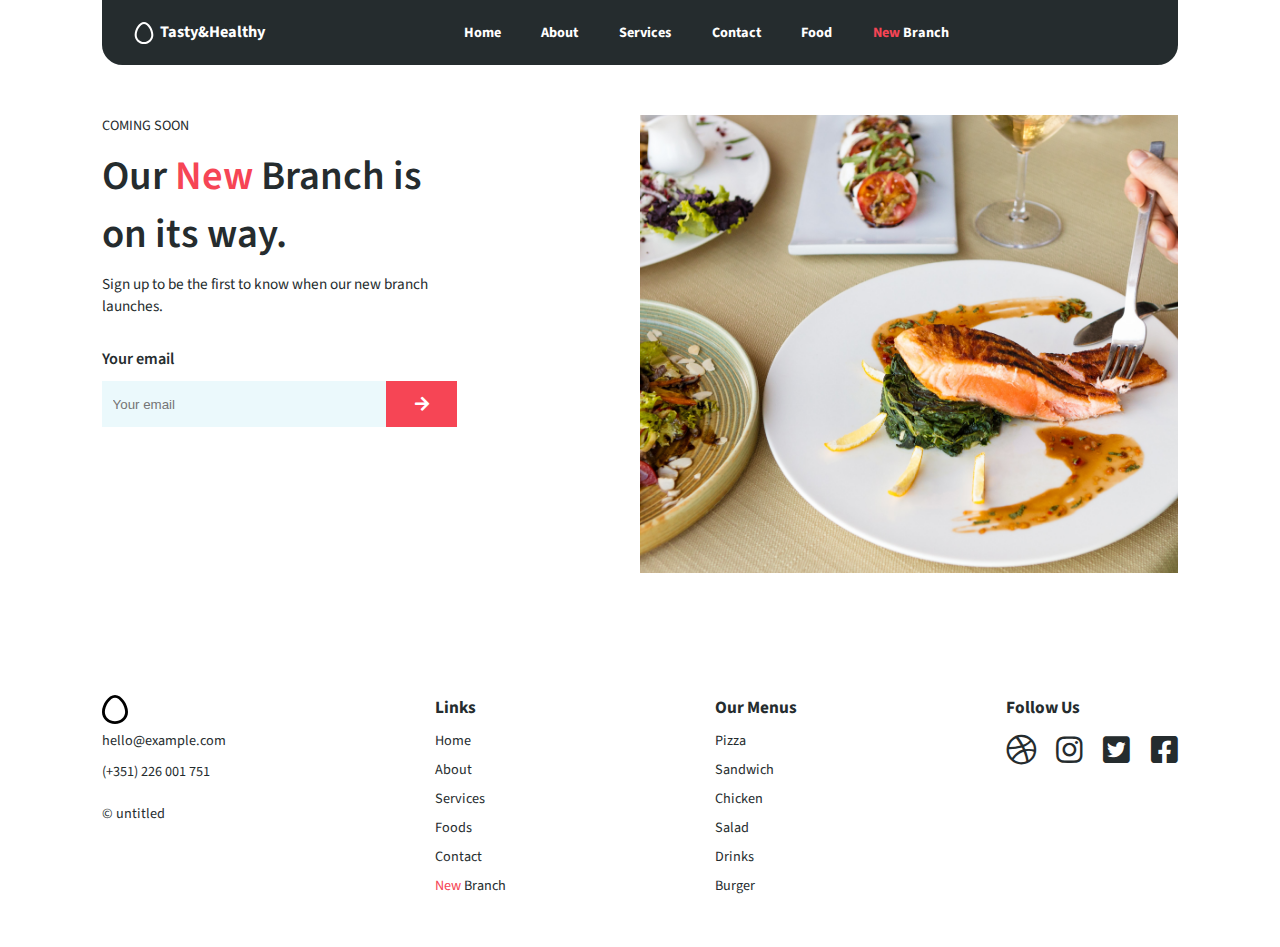
<file: pages/new-branch.html>
<!DOCTYPE html>
<html lang="en">
  <head>
    <title>Tasty&healthy - new branch</title>
    <meta name="viewport" content="width=device-width, initial-scale=1.0" />
    <meta charset="UTF-8" />
    <link
      rel="stylesheet"
      href="https://use.fontawesome.com/releases/v5.9.0/css/all.css"
      crossorigin="anonymous"
    />
    <link rel="preconnect" href="https://fonts.googleapis.com" />
    <link rel="preconnect" href="https://fonts.gstatic.com" crossorigin />
    <link
      href="https://fonts.googleapis.com/css2?family=Source+Sans+Pro:wght@400;600;700;900&display=swap"
      rel="stylesheet"
    />
    <link rel="stylesheet" href="../styles/layout/new-branch.css" />
  </head>
  <body>
    <!--  navigation-->
    <header class="navigation">
      <a class="logo" href="./index.html">
        <span class="logo__icon"
          ><img src="../assets/svg/logo-white.svg" alt="egg"
        /></span>
        <span class="logo__text">Tasty&Healthy</span>
      </a>
      <ul class="links">
        <li class="links__link"><a href="./index.html">home</a></li>
        <li class="links__link"><a href="./about.html">about</a></li>
        <li class="links__link"><a href="./services.html">services</a></li>
        <li class="links__link"><a href="./contact.html">contact</a></li>
        <li class="links__link"><a href="./food.html">food</a></li>
        <li class="links__link">
          <a href="./new-branch.html"
            ><span class="highlight">new</span> branch</a
          >
        </li>
      </ul>
      <div class="btns">
        <a href="#" class="btns__cart"><i class="fas fa-shopping-bag"></i></a>
        <span class="btns__nav"><i class="fas fa-bars"></i></span>
      </div>
      <ul class="navigation__mobile">
        <li><a href="./index.html">home</a></li>
        <li><a href="./about.html">about</a></li>
        <li><a href="./services.html">services</a></li>
        <li><a href="./contact.html">contact</a></li>
        <li><a href="./food.html">food</a></li>
        <li><a href="./new-branch.html">new branch</a></li>
      </ul>
    </header>
    <!--end navigation-->
    <main class="branch">
      <div class="main">
        <p class="coming">coming soon</p>
        <h1>Our <span class="highlight">New</span> Branch is on its way.</h1>
        <p class="text">
          Sign up to be the first to know when our new branch launches.
        </p>
        <form class="form">
          <label for="email">Your email</label
          ><input
            placeholder="Your email"
            type="email"
            name="email"
            id="email"
          />
          <button class="submit" type="submit">
            <i class="fas fa-arrow-right"></i>
          </button>
        </form>
      </div>
      <div class="img"></div>
    </main>
    <!--    footer-->
    <footer>
      <div class="main">
        <span class="footer-logo"
          ><img src="../assets/svg/logo-dark.svg" alt="egg"
        /></span>
        <a href="#">hello@example.com</a>
        <a href="#">(+351) 226 001 751</a>
        <span class="copyright">&copy; untitled</span>
      </div>
      <div class="links">
        <p class="title">links</p>
        <ul class="list">
          <li class="link"><a href="./index.html">home</a></li>
          <li class="link"><a href="./about.html">about</a></li>
          <li class="link"><a href="./services.html">services</a></li>
          <li class="link"><a href="./foods.html">foods</a></li>
          <li class="link"><a href="./contact.html">contact</a></li>
          <li class="link">
            <a href="new-branch.html"
              ><span class="highlight">new</span> branch</a
            >
          </li>
        </ul>
      </div>
      <div class="links">
        <p class="title">our menus</p>
        <ul class="list">
          <li class="link"><a href="./food.html">pizza</a></li>
          <li class="link"><a href="./food.html">sandwich</a></li>
          <li class="link"><a href="./food.html">chicken</a></li>
          <li class="link"><a href="./food.html">salad</a></li>
          <li class="link"><a href="./food.html">drinks</a></li>
          <li class="link"><a href="./food.html">burger</a></li>
        </ul>
      </div>
      <div class="links">
        <p class="title">follow us</p>
        <ul class="socials">
          <li>
            <a href="#"><i class="fab fa-dribbble"></i></a>
          </li>
          <li>
            <a href="#"><i class="fab fa-instagram"></i></a>
          </li>
          <li>
            <a href="#"><i class="fab fa-twitter-square"></i></a>
          </li>
          <li>
            <a href="#"><i class="fab fa-facebook-square"></i></a>
          </li>
        </ul>
      </div>
    </footer>
    <!--  end footer-->
    <script src="https://code.jquery.com/jquery-3.6.0.min.js"></script>
    <script src="../scripts/main.js"></script>
  </body>
</html>
</file>
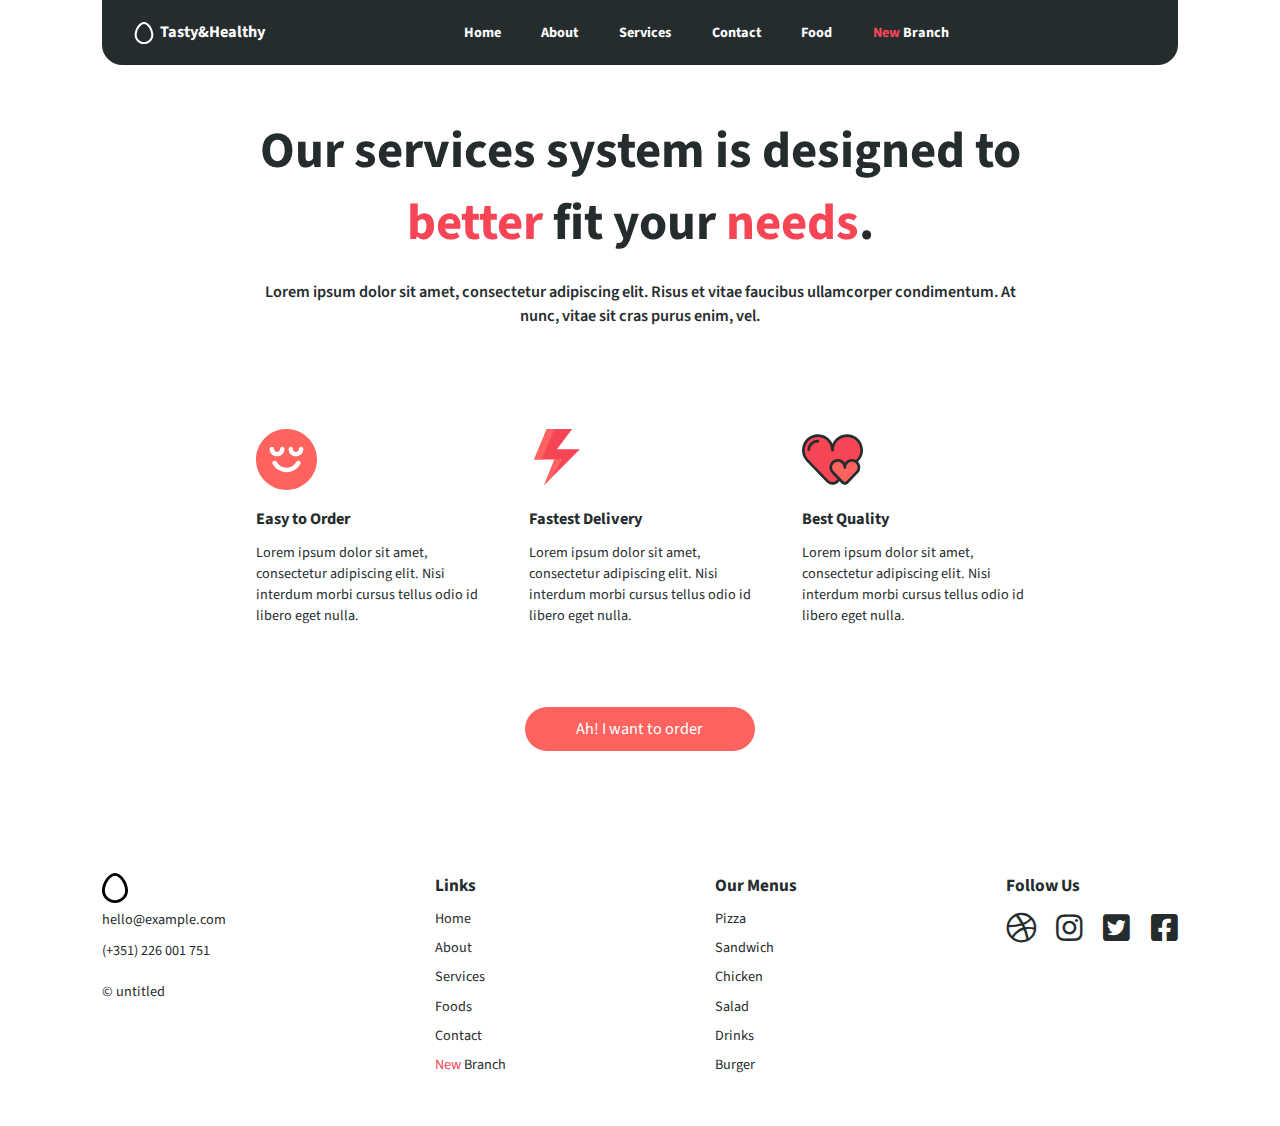
<file: pages/services.html>
<!DOCTYPE html>
<html lang="en">
  <head>
    <meta charset="UTF-8" />
    <meta name="viewport" content="width=device-width, initial-scale=1.0" />
    <meta charset="UTF-8" />
    <link
      rel="stylesheet"
      href="https://use.fontawesome.com/releases/v5.9.0/css/all.css"
      crossorigin="anonymous"
    />
    <link rel="preconnect" href="https://fonts.googleapis.com" />
    <link rel="preconnect" href="https://fonts.gstatic.com" crossorigin />
    <link
      href="https://fonts.googleapis.com/css2?family=Source+Sans+Pro:wght@400;600;700;900&display=swap"
      rel="stylesheet"
    />

    <link rel="stylesheet" href="../styles/layout/services.css" />
    <title>Tasty&Healthy - Services</title>
  </head>
  <body>
    <!--  navigation-->
    <header class="navigation">
      <a class="logo" href="./index.html">
        <span class="logo__icon"
          ><img src="../assets/svg/logo-white.svg" alt="egg"
        /></span>
        <span class="logo__text">Tasty&Healthy</span>
      </a>
      <ul class="links">
        <li class="links__link"><a href="./index.html">home</a></li>
        <li class="links__link"><a href="./about.html">about</a></li>
        <li class="links__link"><a href="./services.html">services</a></li>
        <li class="links__link"><a href="./contact.html">contact</a></li>
        <li class="links__link"><a href="./food.html">food</a></li>
        <li class="links__link">
          <a href="./new-branch.html"
            ><span class="highlight">new</span> branch</a
          >
        </li>
      </ul>
      <div class="btns">
        <a href="#" class="btns__cart"><i class="fas fa-shopping-bag"></i></a>
        <span class="btns__nav"><i class="fas fa-bars"></i></span>
      </div>
      <ul class="navigation__mobile">
        <li><a href="./index.html">home</a></li>
        <li><a href="./about.html">about</a></li>
        <li><a href="./services.html">services</a></li>
        <li><a href="./contact.html">contact</a></li>
        <li><a href="./food.html">food</a></li>
        <li><a href="./new-branch.html">new branch</a></li>
      </ul>
    </header>
    <!--end navigation-->
    <main class="services">
      <h1>
        Our services system is designed to
        <span class="highlight">better</span> fit your
        <span class="highlight">needs</span>.
      </h1>
      <p class="text">
        Lorem ipsum dolor sit amet, consectetur adipiscing elit. Risus et vitae
        faucibus ullamcorper condimentum. At nunc, vitae sit cras purus enim,
        vel.
      </p>
      <div class="sections">
        <div class="section">
          <span class="icon"
            ><img src="../assets/svg/relaxed-face-svgrepo-com.svg" alt=""
          /></span>
          <span class="title">Easy to Order</span>
          <p class="details">
            Lorem ipsum dolor sit amet, consectetur adipiscing elit. Nisi
            interdum morbi cursus tellus odio id libero eget nulla.
          </p>
        </div>
        <div class="section">
          <span class="icon"
            ><img src="../assets/svg/lightning-svgrepo-com%201.svg" alt=""
          /></span>
          <span class="title">Fastest Delivery</span>
          <p class="details">
            Lorem ipsum dolor sit amet, consectetur adipiscing elit. Nisi
            interdum morbi cursus tellus odio id libero eget nulla.
          </p>
        </div>
        <div class="section">
          <span class="icon"
            ><img src="../assets/svg/heart-svgrepo-com%201.svg" alt=""
          /></span>
          <span class="title">Best Quality</span>
          <p class="details">
            Lorem ipsum dolor sit amet, consectetur adipiscing elit. Nisi
            interdum morbi cursus tellus odio id libero eget nulla.
          </p>
        </div>
      </div>
      <a href="./food.html" class="order">Ah! I want to order</a>
    </main>
    <!--    footer-->
    <footer>
      <div class="main">
        <span class="footer-logo"
          ><img src="../assets/svg/logo-dark.svg" alt="egg"
        /></span>
        <a href="#">hello@example.com</a>
        <a href="#">(+351) 226 001 751</a>
        <span class="copyright">&copy; untitled</span>
      </div>
      <div class="links">
        <p class="title">links</p>
        <ul class="list">
          <li class="link"><a href="./index.html">home</a></li>
          <li class="link"><a href="./about.html">about</a></li>
          <li class="link"><a href="./services.html">services</a></li>
          <li class="link"><a href="./foods.html">foods</a></li>
          <li class="link"><a href="./contact.html">contact</a></li>
          <li class="link">
            <a href="new-branch.html"
              ><span class="highlight">new</span> branch</a
            >
          </li>
        </ul>
      </div>
      <div class="links">
        <p class="title">our menus</p>
        <ul class="list">
          <li class="link"><a href="./food.html">pizza</a></li>
          <li class="link"><a href="./food.html">sandwich</a></li>
          <li class="link"><a href="./food.html">chicken</a></li>
          <li class="link"><a href="./food.html">salad</a></li>
          <li class="link"><a href="./food.html">drinks</a></li>
          <li class="link"><a href="./food.html">burger</a></li>
        </ul>
      </div>
      <div class="links">
        <p class="title">follow us</p>
        <ul class="socials">
          <li>
            <a href="#"><i class="fab fa-dribbble"></i></a>
          </li>
          <li>
            <a href="#"><i class="fab fa-instagram"></i></a>
          </li>
          <li>
            <a href="#"><i class="fab fa-twitter-square"></i></a>
          </li>
          <li>
            <a href="#"><i class="fab fa-facebook-square"></i></a>
          </li>
        </ul>
      </div>
    </footer>
    <!--  end footer-->
    <script src="https://code.jquery.com/jquery-3.6.0.min.js"></script>
    <script src="../scripts/main.js"></script>
  </body>
</html>
</file>
<file: styles/layout/home.css>
* {
  box-sizing: border-box;
  margin: 0;
  padding: 0;
}

html {
  font-size: 63.5%;
}

body {
  color: #252c2e;
  font-size: 1.6rem;
  font-family: "Source Sans Pro", Arial, sans-serif, Serif;
  margin-bottom: 5rem;
}

/*# sourceMappingURL=reset.css.map */
.navigation {
  background-color: #252c2e;
  color: white;
  display: flex;
  justify-content: space-between;
  align-items: center;
  padding: 1.5rem 2rem;
  position: relative;
  margin-bottom: 5rem;
}
@media only screen and (min-width: 768px) {
  .navigation {
    margin: 0 5%;
    margin-bottom: 5rem;
    border-radius: 0 0 1rem 1rem;
  }
}
@media only screen and (min-width: 992px) {
  .navigation {
    border-radius: 0 0 2rem 2rem;
    margin: 0 8%;
    margin-bottom: 5rem;
    padding: 2rem 3rem;
  }
}
.navigation__mobile {
  background-color: inherit;
  position: absolute;
  top: 100%;
  list-style: none;
  left: 0;
  width: 100%;
  overflow-y: hidden;
  transition: all 0.2s ease;
  color: green;
  display: flex;
  flex-direction: column;
  align-items: flex-end;
  padding: 0 2rem;
  gap: 1rem;
  text-transform: capitalize;
  height: 0;
}
@media only screen and (min-width: 768px) {
  .navigation__mobile {
    display: none;
  }
}
.navigation__mobile a {
  font-size: 2rem;
  font-weight: 600;
  color: #fff;
  text-decoration: none;
  transform: translateY(10rem);
  transition: all 0.2s ease;
}
.navigation__mobile a:hover {
  color: #ff6360;
}
.navigation__mobile--open {
  height: 40vh;
}
.navigation__mobile--open a {
  transform: translateY(0);
}

.logo {
  color: white;
  text-decoration: none;
  transition: all 0.2s ease;
  display: flex;
  align-items: center;
  gap: 0.5rem;
}
.logo:hover {
  color: #ff6360;
}
.logo__icon {
  display: flex;
  align-items: center;
  justify-content: center;
}
.logo__icon img {
  width: 2.2rem;
  height: 2.2rem;
  margin-bottom: -0.1rem;
}
.logo__text {
  display: none;
  font-weight: bold;
  text-transform: capitalize;
}
@media only screen and (min-width: 768px) {
  .logo__text {
    display: inline-block;
  }
}

.links {
  display: none;
  list-style: none;
  gap: 2rem;
  font-size: 1.4rem;
}
@media only screen and (min-width: 768px) {
  .links {
    display: flex;
  }
}
@media only screen and (min-width: 992px) {
  .links {
    gap: 4rem;
  }
}
.links__link {
  text-transform: capitalize;
  color: #fff;
  transition: all 0.2s ease;
}
.links__link:hover {
  color: #ff6360;
}
.links__link a {
  text-decoration: none;
  color: inherit;
  font-weight: bold;
}

.btns {
  display: flex;
  gap: 2rem;
  font-size: 2rem;
  align-items: center;
}
@media only screen and (min-width: 768px) {
  .btns {
    font-size: 1.6rem;
  }
}
.btns__nav {
  cursor: pointer;
}
@media only screen and (min-width: 768px) {
  .btns__nav {
    display: none;
  }
}
.btns__cart {
  color: white;
  transition: all 0.2s ease;
  display: none;
}
.btns__cart:hover {
  color: #ff6360;
}

.highlight {
  color: #f64555;
}

.menu {
  display: flex;
  gap: 1rem;
  position: relative;
  height: 15rem;
  width: 100vw;
}
@media only screen and (min-width: 992px) {
  .menu {
    width: 100%;
    padding: 0 8%;
  }
}
.menu__wrapper {
  position: absolute;
  left: 0;
  top: 0;
  width: inherit;
  height: inherit;
  display: grid;
  grid-auto-flow: column;
  grid-auto-columns: 12rem;
  grid-auto-rows: 14rem;
  overflow-x: scroll;
  gap: 2rem;
  padding: 0 2rem;
}
.menu__wrapper::-webkit-scrollbar {
  display: none;
}
@media only screen and (min-width: 768px) {
  .menu__wrapper {
    overflow-x: unset;
    grid-auto-columns: 1fr;
  }
}
@media only screen and (min-width: 992px) {
  .menu__wrapper {
    position: static;
    grid-auto-columns: 15rem;
    grid-auto-rows: 17rem;
    gap: 3vw;
    justify-content: space-around;
  }
}
.menu__item {
  display: flex;
  cursor: pointer;
  align-items: center;
  justify-content: center;
  flex-direction: column;
  background-color: #ebf9fc;
  border-radius: 0.5rem;
}
.menu__item:hover {
  background-color: #ff6360;
  color: #fff;
  transition: all 0.2s ease;
}
.menu__item .icon {
  background-color: #fff;
  width: 5rem;
  height: 5rem;
  display: flex;
  align-items: center;
  justify-content: center;
  border-radius: 50%;
  color: #252c2e;
}
.menu__item .icon img {
  width: 3rem;
}
.menu__item .name {
  margin-top: 1.5rem;
  font-weight: bold;
  font-size: 1.4rem;
  text-transform: capitalize;
}
@media only screen and (min-width: 992px) {
  .menu__item .name {
    margin-top: 2rem;
  }
}

.choices {
  list-style: none;
  display: flex;
  justify-content: space-between;
  width: 80%;
  text-transform: capitalize;
  font-weight: bold;
}
@media only screen and (min-width: 768px) {
  .choices {
    width: 40%;
    font-size: clamp(1.6rem, 10vw, 1.8rem);
  }
}
@media only screen and (min-width: 992px) {
  .choices {
    width: 30%;
  }
}
.choices__choice {
  transition: all 0.2s ease;
  cursor: pointer;
}
.choices__choice:hover {
  color: #f64555;
}

.food {
  --image-size: 16rem;
  --half-size: calc(var(--image-size) / 2);
  display: grid;
  grid-template-columns: repeat(2, 1fr);
  gap: 1rem;
  row-gap: calc(var(--half-size) + 2rem);
  width: 100%;
  padding: 0 2rem;
  margin-top: 8rem;
}
@media only screen and (min-width: 768px) {
  .food {
    --image-size: 20rem;
  }
}
@media only screen and (min-width: 768px) {
  .food {
    grid-template-columns: repeat(3, 1fr);
    column-gap: 5rem;
    padding: 0 5%;
  }
}
@media only screen and (min-width: 992px) {
  .food {
    grid-template-columns: repeat(5, 1fr);
    column-gap: 2rem;
    row-gap: calc(var(--half-size) + 5rem);
    padding: 0 8%;
  }
}
.food .card {
  position: relative;
  border: 1px solid #d5f2f9;
  padding: 1rem;
  padding-bottom: 2rem;
  display: flex;
  flex-direction: column;
  gap: 1rem;
  border-radius: 1rem;
  padding-top: calc(var(--half-size) + 1rem);
}
@media only screen and (min-width: 992px) {
  .food .card {
    border-radius: 1.5rem;
  }
}
.food .card__img {
  position: absolute;
  top: calc(0rem - var(--half-size));
  left: 50%;
  transform: translateX(-50%);
  border-radius: 50%;
  width: var(--image-size);
  height: var(--image-size);
}
.food .card__img img {
  width: 100%;
  height: 100%;
  object-fit: cover;
}
.food .card__tag {
  margin: 0.5rem 0;
  width: -moz-fit-content;
  width: fit-content;
  color: #ff6360;
  background-color: rgba(255, 99, 96, 0.3);
  font-weight: 600;
  font-size: 1.3rem;
  border-radius: 2rem;
  padding: 0.5rem 1rem;
}
.food .card__name {
  font-weight: bold;
  text-transform: capitalize;
}
.food .card__more {
  display: flex;
  gap: 1rem;
  font-size: 1.4rem;
}
.food .card__more .rating {
  gap: 0.5rem;
  display: flex;
  align-items: center;
}
.food .card__more .rating:after {
  content: "";
  width: 0.5rem;
  height: 0.5rem;
  background-color: #252c2e;
  display: inline-block;
  border-radius: 50%;
  margin-left: 1rem;
}
.food .card__more .rating .star {
  color: #f69f53;
}
.food .card__price {
  display: flex;
  gap: 0.5rem;
  align-items: flex-end;
}
.food .card__price .old {
  font-size: 1.4rem;
  text-decoration: line-through;
  opacity: 0.6;
}
.food .card__price .new {
  font-weight: 600;
}
.food .card__order {
  border-radius: 2rem;
  border: 1px solid #dadada;
  background-color: transparent;
  padding: 0.5rem;
  width: 80%;
  align-self: center;
  margin-top: 1rem;
  transition: all 0.2s ease;
  outline: none;
  cursor: pointer;
}
@media only screen and (min-width: 768px) {
  .food .card__order {
    width: 60%;
  }
}
.food .card__order:hover {
  background-color: #ff6360;
  color: white;
}

footer {
  margin-top: 8rem;
  display: flex;
  flex-direction: column;
  gap: 2rem;
  padding: 0 2rem;
}
@media only screen and (min-width: 768px) {
  footer {
    flex-direction: row;
    justify-content: space-between;
    padding: 0 5%;
  }
}
@media only screen and (min-width: 992px) {
  footer {
    padding: 0 8%;
    margin-top: 12rem;
  }
}
footer a {
  color: #252c2e;
  text-decoration: none;
  transition: all 0.2s ease;
}
footer a:hover {
  color: #ff6360;
}
footer .title {
  font-size: 1.7rem;
  font-weight: bold;
  text-transform: capitalize;
}
footer .main {
  gap: 1rem;
  display: flex;
  font-size: 1.4rem;
  flex-direction: column;
}
footer .main .footer-logo {
  width: 2.5rem;
  height: 2.5rem;
}
footer .links {
  display: flex;
  flex-direction: column;
  gap: 1rem;
}
footer .links .list {
  display: flex;
  flex-direction: column;
  list-style: none;
  text-transform: capitalize;
  gap: 0.8rem;
}
footer .copyright {
  margin-top: 1rem;
}
footer .socials {
  display: flex;
  list-style: none;
  font-size: 3rem;
  gap: 1rem;
}
@media only screen and (min-width: 992px) {
  footer .socials {
    gap: 2rem;
  }
}

.section {
  display: flex;
  gap: 4rem;
  flex-direction: column;
  align-items: center;
}
.section__title {
  text-transform: capitalize;
  position: relative;
  width: fit-content;
  font-size: 2.2rem;
  font-weight: bold;
}
.section__title:after {
  content: "";
  height: 0.4rem;
  width: 50%;
  position: absolute;
  top: 120%;
  left: 50%;
  transform: translateX(-50%);
  background-color: #ff6360;
}

.home {
  display: flex;
  flex-direction: column;
  gap: 2rem;
}
@media only screen and (min-width: 768px) {
  .home {
    gap: 4rem;
  }
}
@media only screen and (min-width: 992px) {
  .home {
    gap: 6rem;
  }
}

.intro {
  display: flex;
  padding: 0 5rem;
  gap: 3rem;
  flex-direction: column;
  align-items: center;
  text-align: center;
}
@media only screen and (min-width: 992px) {
  .intro {
    flex-direction: row;
    text-align: left;
    padding: 0 8%;
    gap: 20%;
  }
}
.intro__main {
  display: flex;
  flex-direction: column;
  gap: 2rem;
  align-items: center;
}
@media only screen and (min-width: 768px) {
  .intro__main {
    margin: 0 15rem;
  }
}
@media only screen and (min-width: 992px) {
  .intro__main {
    flex-basis: 60%;
    margin: 0;
    align-items: flex-start;
  }
}
.intro__main .moto {
  text-transform: capitalize;
  font-size: clamp(3.5rem, 10vw, 4.5rem);
  font-weight: bold;
}
.intro__main .more {
  font-weight: 600;
}
.intro__main .btn {
  cursor: pointer;
  margin-top: 1rem;
  padding: 1rem;
  width: 60%;
  text-transform: capitalize;
  font-weight: 600;
  border-radius: 5rem;
  color: #fff;
  background-color: #f64555;
  text-align: center;
  transition: all 0.2s ease;
}
.intro__main .btn:hover {
  background-color: #f63b4c;
}
@media only screen and (min-width: 768px) {
  .intro__main .btn {
    width: 40%;
  }
}
.intro .pic {
  height: 35rem;
  width: 100%;
  margin-right: 1rem;
}
.intro .pic img {
  object-fit: contain;
  width: 100%;
  height: 100%;
}
@media only screen and (min-width: 992px) {
  .intro .pic {
    height: 45rem;
    margin-right: 0;
  }
}

.banner {
  height: 20rem;
  margin: 0 2rem;
  margin-top: 4rem;
  border-radius: 1rem;
  display: flex;
  align-items: center;
  justify-content: center;
  text-align: center;
  color: white;
  text-shadow: 0 1px 0.3rem rgba(0, 0, 0, 0.4);
  background: url("../../assets/plates/9ae234130122117.61795a6c92cca.jpg") no-repeat center;
  background-size: cover;
  position: relative;
}
.banner:after {
  content: "";
  position: absolute;
  display: inline-block;
  top: 0;
  left: 0;
  background-color: #252c2e;
  opacity: 0.2;
  width: 100%;
  height: 100%;
  border-radius: inherit;
}
@media only screen and (min-width: 768px) {
  .banner {
    height: 30rem;
    margin-left: 5%;
    margin-right: 5%;
  }
}
@media only screen and (min-width: 992px) {
  .banner {
    height: 40rem;
    margin-left: 8%;
    margin-right: 8%;
  }
}
.banner .content {
  z-index: 1;
  display: flex;
  gap: 1rem;
  flex-direction: column;
}
@media only screen and (min-width: 768px) {
  .banner .content h3 {
    font-size: 3rem;
  }
}
@media only screen and (min-width: 992px) {
  .banner .content h3 {
    font-size: 4rem;
  }
}
.banner .content p {
  font-size: 1.4rem;
}
@media only screen and (min-width: 992px) {
  .banner .content p {
    font-size: 1.6rem;
  }
}
.banner .content .order {
  padding: 1rem;
  border-radius: 1rem;
  margin-top: 1rem;
  outline: none;
  border: none;
  background-color: #ff6360;
  color: white;
  text-transform: capitalize;
  width: 50%;
  align-self: center;
  transition: all 0.2s ease;
  cursor: pointer;
  font-size: clamp(1.4rem, 10vw, 1.6rem);
}
@media only screen and (min-width: 992px) {
  .banner .content .order {
    width: 40%;
  }
}
.banner .content .order:hover {
  background-color: #f63b4c;
}

/*# sourceMappingURL=home.css.map */
</file>
<file: styles/layout/about.css>
* {
  box-sizing: border-box;
  margin: 0;
  padding: 0;
}

html {
  font-size: 63.5%;
}

body {
  color: #252c2e;
  font-size: 1.6rem;
  font-family: "Source Sans Pro", Arial, sans-serif, Serif;
  margin-bottom: 5rem;
}

/*# sourceMappingURL=reset.css.map */
.navigation {
  background-color: #252c2e;
  color: white;
  display: flex;
  justify-content: space-between;
  align-items: center;
  padding: 1.5rem 2rem;
  position: relative;
  margin-bottom: 5rem;
}
@media only screen and (min-width: 768px) {
  .navigation {
    margin: 0 5%;
    margin-bottom: 5rem;
    border-radius: 0 0 1rem 1rem;
  }
}
@media only screen and (min-width: 992px) {
  .navigation {
    border-radius: 0 0 2rem 2rem;
    margin: 0 8%;
    margin-bottom: 5rem;
    padding: 2rem 3rem;
  }
}
.navigation__mobile {
  background-color: inherit;
  position: absolute;
  top: 100%;
  list-style: none;
  left: 0;
  width: 100%;
  overflow-y: hidden;
  transition: all 0.2s ease;
  color: green;
  display: flex;
  flex-direction: column;
  align-items: flex-end;
  padding: 0 2rem;
  gap: 1rem;
  text-transform: capitalize;
  height: 0;
}
@media only screen and (min-width: 768px) {
  .navigation__mobile {
    display: none;
  }
}
.navigation__mobile a {
  font-size: 2rem;
  font-weight: 600;
  color: #fff;
  text-decoration: none;
  transform: translateY(10rem);
  transition: all 0.2s ease;
}
.navigation__mobile a:hover {
  color: #ff6360;
}
.navigation__mobile--open {
  height: 40vh;
}
.navigation__mobile--open a {
  transform: translateY(0);
}

.logo {
  color: white;
  text-decoration: none;
  transition: all 0.2s ease;
  display: flex;
  align-items: center;
  gap: 0.5rem;
}
.logo:hover {
  color: #ff6360;
}
.logo__icon {
  display: flex;
  align-items: center;
  justify-content: center;
}
.logo__icon img {
  width: 2.2rem;
  height: 2.2rem;
  margin-bottom: -0.1rem;
}
.logo__text {
  display: none;
  font-weight: bold;
  text-transform: capitalize;
}
@media only screen and (min-width: 768px) {
  .logo__text {
    display: inline-block;
  }
}

.links {
  display: none;
  list-style: none;
  gap: 2rem;
  font-size: 1.4rem;
}
@media only screen and (min-width: 768px) {
  .links {
    display: flex;
  }
}
@media only screen and (min-width: 992px) {
  .links {
    gap: 4rem;
  }
}
.links__link {
  text-transform: capitalize;
  color: #fff;
  transition: all 0.2s ease;
}
.links__link:hover {
  color: #ff6360;
}
.links__link a {
  text-decoration: none;
  color: inherit;
  font-weight: bold;
}

.btns {
  display: flex;
  gap: 2rem;
  font-size: 2rem;
  align-items: center;
}
@media only screen and (min-width: 768px) {
  .btns {
    font-size: 1.6rem;
  }
}
.btns__nav {
  cursor: pointer;
}
@media only screen and (min-width: 768px) {
  .btns__nav {
    display: none;
  }
}
.btns__cart {
  color: white;
  transition: all 0.2s ease;
  display: none;
}
.btns__cart:hover {
  color: #ff6360;
}

.highlight {
  color: #f64555;
}

.menu {
  display: flex;
  gap: 1rem;
  position: relative;
  height: 15rem;
  width: 100vw;
}
@media only screen and (min-width: 992px) {
  .menu {
    width: 100%;
    padding: 0 8%;
  }
}
.menu__wrapper {
  position: absolute;
  left: 0;
  top: 0;
  width: inherit;
  height: inherit;
  display: grid;
  grid-auto-flow: column;
  grid-auto-columns: 12rem;
  grid-auto-rows: 14rem;
  overflow-x: scroll;
  gap: 2rem;
  padding: 0 2rem;
}
.menu__wrapper::-webkit-scrollbar {
  display: none;
}
@media only screen and (min-width: 768px) {
  .menu__wrapper {
    overflow-x: unset;
    grid-auto-columns: 1fr;
  }
}
@media only screen and (min-width: 992px) {
  .menu__wrapper {
    position: static;
    grid-auto-columns: 15rem;
    grid-auto-rows: 17rem;
    gap: 3vw;
    justify-content: space-around;
  }
}
.menu__item {
  display: flex;
  cursor: pointer;
  align-items: center;
  justify-content: center;
  flex-direction: column;
  background-color: #ebf9fc;
  border-radius: 0.5rem;
}
.menu__item:hover {
  background-color: #ff6360;
  color: #fff;
  transition: all 0.2s ease;
}
.menu__item .icon {
  background-color: #fff;
  width: 5rem;
  height: 5rem;
  display: flex;
  align-items: center;
  justify-content: center;
  border-radius: 50%;
  color: #252c2e;
}
.menu__item .icon img {
  width: 3rem;
}
.menu__item .name {
  margin-top: 1.5rem;
  font-weight: bold;
  font-size: 1.4rem;
  text-transform: capitalize;
}
@media only screen and (min-width: 992px) {
  .menu__item .name {
    margin-top: 2rem;
  }
}

.choices {
  list-style: none;
  display: flex;
  justify-content: space-between;
  width: 80%;
  text-transform: capitalize;
  font-weight: bold;
}
@media only screen and (min-width: 768px) {
  .choices {
    width: 40%;
    font-size: clamp(1.6rem, 10vw, 1.8rem);
  }
}
@media only screen and (min-width: 992px) {
  .choices {
    width: 30%;
  }
}
.choices__choice {
  transition: all 0.2s ease;
  cursor: pointer;
}
.choices__choice:hover {
  color: #f64555;
}

.food {
  --image-size: 16rem;
  --half-size: calc(var(--image-size) / 2);
  display: grid;
  grid-template-columns: repeat(2, 1fr);
  gap: 1rem;
  row-gap: calc(var(--half-size) + 2rem);
  width: 100%;
  padding: 0 2rem;
  margin-top: 8rem;
}
@media only screen and (min-width: 768px) {
  .food {
    --image-size: 20rem;
  }
}
@media only screen and (min-width: 768px) {
  .food {
    grid-template-columns: repeat(3, 1fr);
    column-gap: 5rem;
    padding: 0 5%;
  }
}
@media only screen and (min-width: 992px) {
  .food {
    grid-template-columns: repeat(5, 1fr);
    column-gap: 2rem;
    row-gap: calc(var(--half-size) + 5rem);
    padding: 0 8%;
  }
}
.food .card {
  position: relative;
  border: 1px solid #d5f2f9;
  padding: 1rem;
  padding-bottom: 2rem;
  display: flex;
  flex-direction: column;
  gap: 1rem;
  border-radius: 1rem;
  padding-top: calc(var(--half-size) + 1rem);
}
@media only screen and (min-width: 992px) {
  .food .card {
    border-radius: 1.5rem;
  }
}
.food .card__img {
  position: absolute;
  top: calc(0rem - var(--half-size));
  left: 50%;
  transform: translateX(-50%);
  border-radius: 50%;
  width: var(--image-size);
  height: var(--image-size);
}
.food .card__img img {
  width: 100%;
  height: 100%;
  object-fit: cover;
}
.food .card__tag {
  margin: 0.5rem 0;
  width: -moz-fit-content;
  width: fit-content;
  color: #ff6360;
  background-color: rgba(255, 99, 96, 0.3);
  font-weight: 600;
  font-size: 1.3rem;
  border-radius: 2rem;
  padding: 0.5rem 1rem;
}
.food .card__name {
  font-weight: bold;
  text-transform: capitalize;
}
.food .card__more {
  display: flex;
  gap: 1rem;
  font-size: 1.4rem;
}
.food .card__more .rating {
  gap: 0.5rem;
  display: flex;
  align-items: center;
}
.food .card__more .rating:after {
  content: "";
  width: 0.5rem;
  height: 0.5rem;
  background-color: #252c2e;
  display: inline-block;
  border-radius: 50%;
  margin-left: 1rem;
}
.food .card__more .rating .star {
  color: #f69f53;
}
.food .card__price {
  display: flex;
  gap: 0.5rem;
  align-items: flex-end;
}
.food .card__price .old {
  font-size: 1.4rem;
  text-decoration: line-through;
  opacity: 0.6;
}
.food .card__price .new {
  font-weight: 600;
}
.food .card__order {
  border-radius: 2rem;
  border: 1px solid #dadada;
  background-color: transparent;
  padding: 0.5rem;
  width: 80%;
  align-self: center;
  margin-top: 1rem;
  transition: all 0.2s ease;
  outline: none;
  cursor: pointer;
}
@media only screen and (min-width: 768px) {
  .food .card__order {
    width: 60%;
  }
}
.food .card__order:hover {
  background-color: #ff6360;
  color: white;
}

footer {
  margin-top: 8rem;
  display: flex;
  flex-direction: column;
  gap: 2rem;
  padding: 0 2rem;
}
@media only screen and (min-width: 768px) {
  footer {
    flex-direction: row;
    justify-content: space-between;
    padding: 0 5%;
  }
}
@media only screen and (min-width: 992px) {
  footer {
    padding: 0 8%;
    margin-top: 12rem;
  }
}
footer a {
  color: #252c2e;
  text-decoration: none;
  transition: all 0.2s ease;
}
footer a:hover {
  color: #ff6360;
}
footer .title {
  font-size: 1.7rem;
  font-weight: bold;
  text-transform: capitalize;
}
footer .main {
  gap: 1rem;
  display: flex;
  font-size: 1.4rem;
  flex-direction: column;
}
footer .main .footer-logo {
  width: 2.5rem;
  height: 2.5rem;
}
footer .links {
  display: flex;
  flex-direction: column;
  gap: 1rem;
}
footer .links .list {
  display: flex;
  flex-direction: column;
  list-style: none;
  text-transform: capitalize;
  gap: 0.8rem;
}
footer .copyright {
  margin-top: 1rem;
}
footer .socials {
  display: flex;
  list-style: none;
  font-size: 3rem;
  gap: 1rem;
}
@media only screen and (min-width: 992px) {
  footer .socials {
    gap: 2rem;
  }
}

.section {
  display: flex;
  gap: 4rem;
  flex-direction: column;
  align-items: center;
}
.section__title {
  text-transform: capitalize;
  position: relative;
  width: fit-content;
  font-size: 2.2rem;
  font-weight: bold;
}
.section__title:after {
  content: "";
  height: 0.4rem;
  width: 50%;
  position: absolute;
  top: 120%;
  left: 50%;
  transform: translateX(-50%);
  background-color: #ff6360;
}

.about {
  text-align: center;
  display: flex;
  gap: 2rem;
  flex-direction: column;
  align-items: center;
  padding: 0 2rem;
}
@media only screen and (min-width: 768px) {
  .about {
    width: 60%;
    margin: 0 auto;
  }
}
@media only screen and (min-width: 992px) {
  .about {
    padding: 0 8%;
  }
}
.about h1 {
  font-size: clamp(3rem, 5vw, 5rem);
}
.about p {
  font-weight: 600;
}
.about a {
  text-decoration: none;
  color: white;
  background-color: #ff6360;
  width: 70%;
  border-radius: 5rem;
  padding: 1rem;
  margin-top: 2rem;
  transition: all 0.2s ease;
}
.about a:hover {
  background-color: #f64555;
}
@media only screen and (min-width: 768px) {
  .about a {
    width: 50%;
  }
}
@media only screen and (min-width: 992px) {
  .about a {
    width: 40%;
  }
}

/*# sourceMappingURL=about.css.map */
</file>
<file: styles/layout/contact.css>
* {
  box-sizing: border-box;
  margin: 0;
  padding: 0;
}

html {
  font-size: 63.5%;
}

body {
  color: #252c2e;
  font-size: 1.6rem;
  font-family: "Source Sans Pro", Arial, sans-serif, Serif;
  margin-bottom: 5rem;
}

/*# sourceMappingURL=reset.css.map */
.navigation {
  background-color: #252c2e;
  color: white;
  display: flex;
  justify-content: space-between;
  align-items: center;
  padding: 1.5rem 2rem;
  position: relative;
  margin-bottom: 5rem;
}
@media only screen and (min-width: 768px) {
  .navigation {
    margin: 0 5%;
    margin-bottom: 5rem;
    border-radius: 0 0 1rem 1rem;
  }
}
@media only screen and (min-width: 992px) {
  .navigation {
    border-radius: 0 0 2rem 2rem;
    margin: 0 8%;
    margin-bottom: 5rem;
    padding: 2rem 3rem;
  }
}
.navigation__mobile {
  background-color: inherit;
  position: absolute;
  top: 100%;
  list-style: none;
  left: 0;
  width: 100%;
  overflow-y: hidden;
  transition: all 0.2s ease;
  color: green;
  display: flex;
  flex-direction: column;
  align-items: flex-end;
  padding: 0 2rem;
  gap: 1rem;
  text-transform: capitalize;
  height: 0;
}
@media only screen and (min-width: 768px) {
  .navigation__mobile {
    display: none;
  }
}
.navigation__mobile a {
  font-size: 2rem;
  font-weight: 600;
  color: #fff;
  text-decoration: none;
  transform: translateY(10rem);
  transition: all 0.2s ease;
}
.navigation__mobile a:hover {
  color: #ff6360;
}
.navigation__mobile--open {
  height: 40vh;
}
.navigation__mobile--open a {
  transform: translateY(0);
}

.logo {
  color: white;
  text-decoration: none;
  transition: all 0.2s ease;
  display: flex;
  align-items: center;
  gap: 0.5rem;
}
.logo:hover {
  color: #ff6360;
}
.logo__icon {
  display: flex;
  align-items: center;
  justify-content: center;
}
.logo__icon img {
  width: 2.2rem;
  height: 2.2rem;
  margin-bottom: -0.1rem;
}
.logo__text {
  display: none;
  font-weight: bold;
  text-transform: capitalize;
}
@media only screen and (min-width: 768px) {
  .logo__text {
    display: inline-block;
  }
}

.links {
  display: none;
  list-style: none;
  gap: 2rem;
  font-size: 1.4rem;
}
@media only screen and (min-width: 768px) {
  .links {
    display: flex;
  }
}
@media only screen and (min-width: 992px) {
  .links {
    gap: 4rem;
  }
}
.links__link {
  text-transform: capitalize;
  color: #fff;
  transition: all 0.2s ease;
}
.links__link:hover {
  color: #ff6360;
}
.links__link a {
  text-decoration: none;
  color: inherit;
  font-weight: bold;
}

.btns {
  display: flex;
  gap: 2rem;
  font-size: 2rem;
  align-items: center;
}
@media only screen and (min-width: 768px) {
  .btns {
    font-size: 1.6rem;
  }
}
.btns__nav {
  cursor: pointer;
}
@media only screen and (min-width: 768px) {
  .btns__nav {
    display: none;
  }
}
.btns__cart {
  color: white;
  transition: all 0.2s ease;
  display: none;
}
.btns__cart:hover {
  color: #ff6360;
}

.highlight {
  color: #f64555;
}

.menu {
  display: flex;
  gap: 1rem;
  position: relative;
  height: 15rem;
  width: 100vw;
}
@media only screen and (min-width: 992px) {
  .menu {
    width: 100%;
    padding: 0 8%;
  }
}
.menu__wrapper {
  position: absolute;
  left: 0;
  top: 0;
  width: inherit;
  height: inherit;
  display: grid;
  grid-auto-flow: column;
  grid-auto-columns: 12rem;
  grid-auto-rows: 14rem;
  overflow-x: scroll;
  gap: 2rem;
  padding: 0 2rem;
}
.menu__wrapper::-webkit-scrollbar {
  display: none;
}
@media only screen and (min-width: 768px) {
  .menu__wrapper {
    overflow-x: unset;
    grid-auto-columns: 1fr;
  }
}
@media only screen and (min-width: 992px) {
  .menu__wrapper {
    position: static;
    grid-auto-columns: 15rem;
    grid-auto-rows: 17rem;
    gap: 3vw;
    justify-content: space-around;
  }
}
.menu__item {
  display: flex;
  cursor: pointer;
  align-items: center;
  justify-content: center;
  flex-direction: column;
  background-color: #ebf9fc;
  border-radius: 0.5rem;
}
.menu__item:hover {
  background-color: #ff6360;
  color: #fff;
  transition: all 0.2s ease;
}
.menu__item .icon {
  background-color: #fff;
  width: 5rem;
  height: 5rem;
  display: flex;
  align-items: center;
  justify-content: center;
  border-radius: 50%;
  color: #252c2e;
}
.menu__item .icon img {
  width: 3rem;
}
.menu__item .name {
  margin-top: 1.5rem;
  font-weight: bold;
  font-size: 1.4rem;
  text-transform: capitalize;
}
@media only screen and (min-width: 992px) {
  .menu__item .name {
    margin-top: 2rem;
  }
}

.choices {
  list-style: none;
  display: flex;
  justify-content: space-between;
  width: 80%;
  text-transform: capitalize;
  font-weight: bold;
}
@media only screen and (min-width: 768px) {
  .choices {
    width: 40%;
    font-size: clamp(1.6rem, 10vw, 1.8rem);
  }
}
@media only screen and (min-width: 992px) {
  .choices {
    width: 30%;
  }
}
.choices__choice {
  transition: all 0.2s ease;
  cursor: pointer;
}
.choices__choice:hover {
  color: #f64555;
}

.food {
  --image-size: 16rem;
  --half-size: calc(var(--image-size) / 2);
  display: grid;
  grid-template-columns: repeat(2, 1fr);
  gap: 1rem;
  row-gap: calc(var(--half-size) + 2rem);
  width: 100%;
  padding: 0 2rem;
  margin-top: 8rem;
}
@media only screen and (min-width: 768px) {
  .food {
    --image-size: 20rem;
  }
}
@media only screen and (min-width: 768px) {
  .food {
    grid-template-columns: repeat(3, 1fr);
    column-gap: 5rem;
    padding: 0 5%;
  }
}
@media only screen and (min-width: 992px) {
  .food {
    grid-template-columns: repeat(5, 1fr);
    column-gap: 2rem;
    row-gap: calc(var(--half-size) + 5rem);
    padding: 0 8%;
  }
}
.food .card {
  position: relative;
  border: 1px solid #d5f2f9;
  padding: 1rem;
  padding-bottom: 2rem;
  display: flex;
  flex-direction: column;
  gap: 1rem;
  border-radius: 1rem;
  padding-top: calc(var(--half-size) + 1rem);
}
@media only screen and (min-width: 992px) {
  .food .card {
    border-radius: 1.5rem;
  }
}
.food .card__img {
  position: absolute;
  top: calc(0rem - var(--half-size));
  left: 50%;
  transform: translateX(-50%);
  border-radius: 50%;
  width: var(--image-size);
  height: var(--image-size);
}
.food .card__img img {
  width: 100%;
  height: 100%;
  object-fit: cover;
}
.food .card__tag {
  margin: 0.5rem 0;
  width: -moz-fit-content;
  width: fit-content;
  color: #ff6360;
  background-color: rgba(255, 99, 96, 0.3);
  font-weight: 600;
  font-size: 1.3rem;
  border-radius: 2rem;
  padding: 0.5rem 1rem;
}
.food .card__name {
  font-weight: bold;
  text-transform: capitalize;
}
.food .card__more {
  display: flex;
  gap: 1rem;
  font-size: 1.4rem;
}
.food .card__more .rating {
  gap: 0.5rem;
  display: flex;
  align-items: center;
}
.food .card__more .rating:after {
  content: "";
  width: 0.5rem;
  height: 0.5rem;
  background-color: #252c2e;
  display: inline-block;
  border-radius: 50%;
  margin-left: 1rem;
}
.food .card__more .rating .star {
  color: #f69f53;
}
.food .card__price {
  display: flex;
  gap: 0.5rem;
  align-items: flex-end;
}
.food .card__price .old {
  font-size: 1.4rem;
  text-decoration: line-through;
  opacity: 0.6;
}
.food .card__price .new {
  font-weight: 600;
}
.food .card__order {
  border-radius: 2rem;
  border: 1px solid #dadada;
  background-color: transparent;
  padding: 0.5rem;
  width: 80%;
  align-self: center;
  margin-top: 1rem;
  transition: all 0.2s ease;
  outline: none;
  cursor: pointer;
}
@media only screen and (min-width: 768px) {
  .food .card__order {
    width: 60%;
  }
}
.food .card__order:hover {
  background-color: #ff6360;
  color: white;
}

footer {
  margin-top: 8rem;
  display: flex;
  flex-direction: column;
  gap: 2rem;
  padding: 0 2rem;
}
@media only screen and (min-width: 768px) {
  footer {
    flex-direction: row;
    justify-content: space-between;
    padding: 0 5%;
  }
}
@media only screen and (min-width: 992px) {
  footer {
    padding: 0 8%;
    margin-top: 12rem;
  }
}
footer a {
  color: #252c2e;
  text-decoration: none;
  transition: all 0.2s ease;
}
footer a:hover {
  color: #ff6360;
}
footer .title {
  font-size: 1.7rem;
  font-weight: bold;
  text-transform: capitalize;
}
footer .main {
  gap: 1rem;
  display: flex;
  font-size: 1.4rem;
  flex-direction: column;
}
footer .main .footer-logo {
  width: 2.5rem;
  height: 2.5rem;
}
footer .links {
  display: flex;
  flex-direction: column;
  gap: 1rem;
}
footer .links .list {
  display: flex;
  flex-direction: column;
  list-style: none;
  text-transform: capitalize;
  gap: 0.8rem;
}
footer .copyright {
  margin-top: 1rem;
}
footer .socials {
  display: flex;
  list-style: none;
  font-size: 3rem;
  gap: 1rem;
}
@media only screen and (min-width: 992px) {
  footer .socials {
    gap: 2rem;
  }
}

.section {
  display: flex;
  gap: 4rem;
  flex-direction: column;
  align-items: center;
}
.section__title {
  text-transform: capitalize;
  position: relative;
  width: fit-content;
  font-size: 2.2rem;
  font-weight: bold;
}
.section__title:after {
  content: "";
  height: 0.4rem;
  width: 50%;
  position: absolute;
  top: 120%;
  left: 50%;
  transform: translateX(-50%);
  background-color: #ff6360;
}

.contact {
  padding: 0 2rem;
}
@media only screen and (min-width: 768px) {
  .contact {
    padding: 0 5%;
  }
}
@media only screen and (min-width: 992px) {
  .contact {
    padding: 0 8%;
  }
}
@media only screen and (min-width: 768px) {
  .contact .main {
    width: 50%;
    margin: 0 auto;
  }
}
@media only screen and (min-width: 992px) {
  .contact .main {
    width: 45%;
  }
}

.intro {
  display: flex;
  flex-direction: column;
  gap: 1rem;
}
.intro .title {
  font-size: 3rem;
}
.intro .email {
  font-size: 2rem;
}
.intro .email a {
  color: #252c2e;
  transition: all 0.2s ease;
}
.intro .email a:hover {
  color: #ff6360;
}

form {
  margin-top: 3rem;
  display: flex;
  flex-direction: column;
}
form label {
  font-size: 1.4rem;
  font-weight: 600;
}
form textarea,
form input {
  margin-bottom: 2rem;
  padding: 1rem 0;
  border: none;
  border-bottom: 1.5px solid rgba(85, 85, 85, 0.2);
  transition: all 0.2s ease;
}
form textarea:focus,
form input:focus {
  outline: none;
  border-bottom-color: #ff6360;
}
form textarea {
  resize: none;
  height: 4rem;
}
form textarea::placeholder {
  font-size: 1.4rem;
  font-family: "Source Sans Pro", Arial, sans-serif, Serif;
}
form .foot {
  display: flex;
  flex-direction: column;
  gap: 1.5rem;
}
@media only screen and (min-width: 768px) {
  form .foot {
    flex-direction: row;
    justify-content: space-between;
  }
}
form #attach {
  display: none;
}
form .attach {
  display: flex;
  gap: 1rem;
  cursor: pointer;
  text-transform: capitalize;
  font-size: 1.6rem;
  font-weight: 500;
}
form .attach:hover {
  color: #ff6360;
}
form .attach .icon {
  display: inline-block;
  transform: rotate(-45deg);
}
form .submit {
  display: flex;
  gap: 0.5rem;
  color: #ff6360;
  opacity: 0.7;
  background-color: transparent;
  border: none;
  outline: none;
  font-size: 1.6rem;
  align-items: center;
  text-transform: capitalize;
  transition: all 0.2s ease;
  cursor: pointer;
}
form .submit:hover {
  opacity: 1;
}
form .submit .icon {
  font-size: 1.4rem;
}

.general {
  margin-top: 4rem;
  gap: 2rem;
}
@media only screen and (min-width: 768px) {
  .general {
    display: grid;
    grid-template-columns: repeat(3, 1fr);
    align-items: flex-start;
    margin-top: 10rem;
  }
}
.general h2 {
  font-weight: 500;
  font-size: 3rem;
  grid-column: 1/-1;
  margin-bottom: 2rem;
}
@media only screen and (min-width: 768px) {
  .general h2 {
    margin-bottom: 1rem;
  }
}
.general .info {
  display: flex;
  flex-direction: column;
  gap: 0.5rem;
  margin-bottom: 3rem;
}
.general .info .title {
  margin-bottom: 0.5rem;
}
@media only screen and (min-width: 768px) {
  .general .info .title {
    margin-bottom: 1rem;
  }
}
.general .info a {
  color: #252c2e;
  text-decoration: none;
  transition: all 0.2s ease;
}
.general .info a:hover {
  color: #ff6360;
}
.general .info .email {
  color: #ff6360;
}
.general .info .email:hover {
  color: #252c2e;
}
.general .info .socials {
  display: flex;
  gap: 1rem;
  list-style: none;
}
.general .info .socials li {
  font-size: 2.5rem;
}

/*# sourceMappingURL=contact.css.map */
</file>
<file: styles/layout/food.css>
* {
  box-sizing: border-box;
  margin: 0;
  padding: 0;
}

html {
  font-size: 63.5%;
}

body {
  color: #252c2e;
  font-size: 1.6rem;
  font-family: "Source Sans Pro", Arial, sans-serif, Serif;
  margin-bottom: 5rem;
}

/*# sourceMappingURL=reset.css.map */
.navigation {
  background-color: #252c2e;
  color: white;
  display: flex;
  justify-content: space-between;
  align-items: center;
  padding: 1.5rem 2rem;
  position: relative;
  margin-bottom: 5rem;
}
@media only screen and (min-width: 768px) {
  .navigation {
    margin: 0 5%;
    margin-bottom: 5rem;
    border-radius: 0 0 1rem 1rem;
  }
}
@media only screen and (min-width: 992px) {
  .navigation {
    border-radius: 0 0 2rem 2rem;
    margin: 0 8%;
    margin-bottom: 5rem;
    padding: 2rem 3rem;
  }
}
.navigation__mobile {
  background-color: inherit;
  position: absolute;
  top: 100%;
  list-style: none;
  left: 0;
  width: 100%;
  overflow-y: hidden;
  transition: all 0.2s ease;
  color: green;
  display: flex;
  flex-direction: column;
  align-items: flex-end;
  padding: 0 2rem;
  gap: 1rem;
  text-transform: capitalize;
  height: 0;
}
@media only screen and (min-width: 768px) {
  .navigation__mobile {
    display: none;
  }
}
.navigation__mobile a {
  font-size: 2rem;
  font-weight: 600;
  color: #fff;
  text-decoration: none;
  transform: translateY(10rem);
  transition: all 0.2s ease;
}
.navigation__mobile a:hover {
  color: #ff6360;
}
.navigation__mobile--open {
  height: 40vh;
}
.navigation__mobile--open a {
  transform: translateY(0);
}

.logo {
  color: white;
  text-decoration: none;
  transition: all 0.2s ease;
  display: flex;
  align-items: center;
  gap: 0.5rem;
}
.logo:hover {
  color: #ff6360;
}
.logo__icon {
  display: flex;
  align-items: center;
  justify-content: center;
}
.logo__icon img {
  width: 2.2rem;
  height: 2.2rem;
  margin-bottom: -0.1rem;
}
.logo__text {
  display: none;
  font-weight: bold;
  text-transform: capitalize;
}
@media only screen and (min-width: 768px) {
  .logo__text {
    display: inline-block;
  }
}

.links {
  display: none;
  list-style: none;
  gap: 2rem;
  font-size: 1.4rem;
}
@media only screen and (min-width: 768px) {
  .links {
    display: flex;
  }
}
@media only screen and (min-width: 992px) {
  .links {
    gap: 4rem;
  }
}
.links__link {
  text-transform: capitalize;
  color: #fff;
  transition: all 0.2s ease;
}
.links__link:hover {
  color: #ff6360;
}
.links__link a {
  text-decoration: none;
  color: inherit;
  font-weight: bold;
}

.btns {
  display: flex;
  gap: 2rem;
  font-size: 2rem;
  align-items: center;
}
@media only screen and (min-width: 768px) {
  .btns {
    font-size: 1.6rem;
  }
}
.btns__nav {
  cursor: pointer;
}
@media only screen and (min-width: 768px) {
  .btns__nav {
    display: none;
  }
}
.btns__cart {
  color: white;
  transition: all 0.2s ease;
  display: none;
}
.btns__cart:hover {
  color: #ff6360;
}

.highlight {
  color: #f64555;
}

.menu {
  display: flex;
  gap: 1rem;
  position: relative;
  height: 15rem;
  width: 100vw;
}
@media only screen and (min-width: 992px) {
  .menu {
    width: 100%;
    padding: 0 8%;
  }
}
.menu__wrapper {
  position: absolute;
  left: 0;
  top: 0;
  width: inherit;
  height: inherit;
  display: grid;
  grid-auto-flow: column;
  grid-auto-columns: 12rem;
  grid-auto-rows: 14rem;
  overflow-x: scroll;
  gap: 2rem;
  padding: 0 2rem;
}
.menu__wrapper::-webkit-scrollbar {
  display: none;
}
@media only screen and (min-width: 768px) {
  .menu__wrapper {
    overflow-x: unset;
    grid-auto-columns: 1fr;
  }
}
@media only screen and (min-width: 992px) {
  .menu__wrapper {
    position: static;
    grid-auto-columns: 15rem;
    grid-auto-rows: 17rem;
    gap: 3vw;
    justify-content: space-around;
  }
}
.menu__item {
  display: flex;
  cursor: pointer;
  align-items: center;
  justify-content: center;
  flex-direction: column;
  background-color: #ebf9fc;
  border-radius: 0.5rem;
}
.menu__item:hover {
  background-color: #ff6360;
  color: #fff;
  transition: all 0.2s ease;
}
.menu__item .icon {
  background-color: #fff;
  width: 5rem;
  height: 5rem;
  display: flex;
  align-items: center;
  justify-content: center;
  border-radius: 50%;
  color: #252c2e;
}
.menu__item .icon img {
  width: 3rem;
}
.menu__item .name {
  margin-top: 1.5rem;
  font-weight: bold;
  font-size: 1.4rem;
  text-transform: capitalize;
}
@media only screen and (min-width: 992px) {
  .menu__item .name {
    margin-top: 2rem;
  }
}

.choices {
  list-style: none;
  display: flex;
  justify-content: space-between;
  width: 80%;
  text-transform: capitalize;
  font-weight: bold;
}
@media only screen and (min-width: 768px) {
  .choices {
    width: 40%;
    font-size: clamp(1.6rem, 10vw, 1.8rem);
  }
}
@media only screen and (min-width: 992px) {
  .choices {
    width: 30%;
  }
}
.choices__choice {
  transition: all 0.2s ease;
  cursor: pointer;
}
.choices__choice:hover {
  color: #f64555;
}

.food {
  --image-size: 16rem;
  --half-size: calc(var(--image-size) / 2);
  display: grid;
  grid-template-columns: repeat(2, 1fr);
  gap: 1rem;
  row-gap: calc(var(--half-size) + 2rem);
  width: 100%;
  padding: 0 2rem;
  margin-top: 8rem;
}
@media only screen and (min-width: 768px) {
  .food {
    --image-size: 20rem;
  }
}
@media only screen and (min-width: 768px) {
  .food {
    grid-template-columns: repeat(3, 1fr);
    column-gap: 5rem;
    padding: 0 5%;
  }
}
@media only screen and (min-width: 992px) {
  .food {
    grid-template-columns: repeat(5, 1fr);
    column-gap: 2rem;
    row-gap: calc(var(--half-size) + 5rem);
    padding: 0 8%;
  }
}
.food .card {
  position: relative;
  border: 1px solid #d5f2f9;
  padding: 1rem;
  padding-bottom: 2rem;
  display: flex;
  flex-direction: column;
  gap: 1rem;
  border-radius: 1rem;
  padding-top: calc(var(--half-size) + 1rem);
}
@media only screen and (min-width: 992px) {
  .food .card {
    border-radius: 1.5rem;
  }
}
.food .card__img {
  position: absolute;
  top: calc(0rem - var(--half-size));
  left: 50%;
  transform: translateX(-50%);
  border-radius: 50%;
  width: var(--image-size);
  height: var(--image-size);
}
.food .card__img img {
  width: 100%;
  height: 100%;
  object-fit: cover;
}
.food .card__tag {
  margin: 0.5rem 0;
  width: -moz-fit-content;
  width: fit-content;
  color: #ff6360;
  background-color: rgba(255, 99, 96, 0.3);
  font-weight: 600;
  font-size: 1.3rem;
  border-radius: 2rem;
  padding: 0.5rem 1rem;
}
.food .card__name {
  font-weight: bold;
  text-transform: capitalize;
}
.food .card__more {
  display: flex;
  gap: 1rem;
  font-size: 1.4rem;
}
.food .card__more .rating {
  gap: 0.5rem;
  display: flex;
  align-items: center;
}
.food .card__more .rating:after {
  content: "";
  width: 0.5rem;
  height: 0.5rem;
  background-color: #252c2e;
  display: inline-block;
  border-radius: 50%;
  margin-left: 1rem;
}
.food .card__more .rating .star {
  color: #f69f53;
}
.food .card__price {
  display: flex;
  gap: 0.5rem;
  align-items: flex-end;
}
.food .card__price .old {
  font-size: 1.4rem;
  text-decoration: line-through;
  opacity: 0.6;
}
.food .card__price .new {
  font-weight: 600;
}
.food .card__order {
  border-radius: 2rem;
  border: 1px solid #dadada;
  background-color: transparent;
  padding: 0.5rem;
  width: 80%;
  align-self: center;
  margin-top: 1rem;
  transition: all 0.2s ease;
  outline: none;
  cursor: pointer;
}
@media only screen and (min-width: 768px) {
  .food .card__order {
    width: 60%;
  }
}
.food .card__order:hover {
  background-color: #ff6360;
  color: white;
}

footer {
  margin-top: 8rem;
  display: flex;
  flex-direction: column;
  gap: 2rem;
  padding: 0 2rem;
}
@media only screen and (min-width: 768px) {
  footer {
    flex-direction: row;
    justify-content: space-between;
    padding: 0 5%;
  }
}
@media only screen and (min-width: 992px) {
  footer {
    padding: 0 8%;
    margin-top: 12rem;
  }
}
footer a {
  color: #252c2e;
  text-decoration: none;
  transition: all 0.2s ease;
}
footer a:hover {
  color: #ff6360;
}
footer .title {
  font-size: 1.7rem;
  font-weight: bold;
  text-transform: capitalize;
}
footer .main {
  gap: 1rem;
  display: flex;
  font-size: 1.4rem;
  flex-direction: column;
}
footer .main .footer-logo {
  width: 2.5rem;
  height: 2.5rem;
}
footer .links {
  display: flex;
  flex-direction: column;
  gap: 1rem;
}
footer .links .list {
  display: flex;
  flex-direction: column;
  list-style: none;
  text-transform: capitalize;
  gap: 0.8rem;
}
footer .copyright {
  margin-top: 1rem;
}
footer .socials {
  display: flex;
  list-style: none;
  font-size: 3rem;
  gap: 1rem;
}
@media only screen and (min-width: 992px) {
  footer .socials {
    gap: 2rem;
  }
}

.section {
  display: flex;
  gap: 4rem;
  flex-direction: column;
  align-items: center;
}
.section__title {
  text-transform: capitalize;
  position: relative;
  width: fit-content;
  font-size: 2.2rem;
  font-weight: bold;
}
.section__title:after {
  content: "";
  height: 0.4rem;
  width: 50%;
  position: absolute;
  top: 120%;
  left: 50%;
  transform: translateX(-50%);
  background-color: #ff6360;
}

.foods {
  padding: 0 2rem;
  gap: 4rem;
  display: flex;
  flex-direction: column;
}
@media only screen and (min-width: 768px) {
  .foods {
    padding: 0 5%;
    gap: 6rem;
  }
}
@media only screen and (min-width: 992px) {
  .foods {
    gap: 8rem;
  }
}

.list {
  display: grid;
  grid-auto-rows: 22rem;
  width: 100%;
  margin-top: 3rem;
  gap: 2rem;
}
@media only screen and (min-width: 768px) {
  .list {
    grid-template-columns: repeat(3, 1fr);
    grid-auto-rows: 16rem;
    margin-top: 2rem;
  }
}
@media only screen and (min-width: 992px) {
  .list {
    padding: 0 8%;
    grid-auto-rows: 20rem;
    gap: 4rem;
  }
}

.preview {
  cursor: pointer;
  display: flex;
  width: 100%;
  align-items: flex-end;
  border-radius: 1rem;
  background: url("../../assets/plates/faizan-saeed-mwYTNZO0WhA-unsplash.jpg") center;
  background-size: cover;
  position: relative;
}
.preview:hover .order {
  color: #f64555;
}
.preview:hover .order .icon {
  transform: translateX(20%);
}
.preview:after {
  position: absolute;
  top: 0;
  left: 0;
  width: 100%;
  height: 100%;
  content: "";
  background-color: #252c2e;
  opacity: 0.4;
  border-radius: inherit;
}
.preview .info {
  z-index: 1;
  margin-left: 2rem;
  margin-bottom: 2rem;
  color: #fff;
  display: flex;
  flex-direction: column;
  gap: 0.5rem;
}
.preview .info .name {
  font-size: 2rem;
}
@media only screen and (min-width: 768px) {
  .preview .info .name {
    font-size: 1.6rem;
  }
}
.preview .info .prices .old {
  text-decoration: line-through;
  opacity: 0.5;
  font-size: 1.4rem;
  font-weight: 400;
}
.preview .info .prices .new {
  font-size: 1.8rem;
  font-weight: 600;
}
@media only screen and (min-width: 768px) {
  .preview .info .prices .new {
    font-size: 1.6rem;
  }
}
.preview .info .order {
  transition: all 0.2s ease;
  display: flex;
  gap: 1rem;
  align-items: center;
  font-size: 1.4rem;
}

/*# sourceMappingURL=food.css.map */
</file>
<file: styles/layout/new-branch.css>
* {
  box-sizing: border-box;
  margin: 0;
  padding: 0;
}

html {
  font-size: 63.5%;
}

body {
  color: #252c2e;
  font-size: 1.6rem;
  font-family: "Source Sans Pro", Arial, sans-serif, Serif;
  margin-bottom: 5rem;
}

/*# sourceMappingURL=reset.css.map */
.navigation {
  background-color: #252c2e;
  color: white;
  display: flex;
  justify-content: space-between;
  align-items: center;
  padding: 1.5rem 2rem;
  position: relative;
  margin-bottom: 5rem;
}
@media only screen and (min-width: 768px) {
  .navigation {
    margin: 0 5%;
    margin-bottom: 5rem;
    border-radius: 0 0 1rem 1rem;
  }
}
@media only screen and (min-width: 992px) {
  .navigation {
    border-radius: 0 0 2rem 2rem;
    margin: 0 8%;
    margin-bottom: 5rem;
    padding: 2rem 3rem;
  }
}
.navigation__mobile {
  background-color: inherit;
  position: absolute;
  top: 100%;
  list-style: none;
  left: 0;
  width: 100%;
  overflow-y: hidden;
  transition: all 0.2s ease;
  color: green;
  display: flex;
  flex-direction: column;
  align-items: flex-end;
  padding: 0 2rem;
  gap: 1rem;
  text-transform: capitalize;
  height: 0;
}
@media only screen and (min-width: 768px) {
  .navigation__mobile {
    display: none;
  }
}
.navigation__mobile a {
  font-size: 2rem;
  font-weight: 600;
  color: #fff;
  text-decoration: none;
  transform: translateY(10rem);
  transition: all 0.2s ease;
}
.navigation__mobile a:hover {
  color: #ff6360;
}
.navigation__mobile--open {
  height: 40vh;
}
.navigation__mobile--open a {
  transform: translateY(0);
}

.logo {
  color: white;
  text-decoration: none;
  transition: all 0.2s ease;
  display: flex;
  align-items: center;
  gap: 0.5rem;
}
.logo:hover {
  color: #ff6360;
}
.logo__icon {
  display: flex;
  align-items: center;
  justify-content: center;
}
.logo__icon img {
  width: 2.2rem;
  height: 2.2rem;
  margin-bottom: -0.1rem;
}
.logo__text {
  display: none;
  font-weight: bold;
  text-transform: capitalize;
}
@media only screen and (min-width: 768px) {
  .logo__text {
    display: inline-block;
  }
}

.links {
  display: none;
  list-style: none;
  gap: 2rem;
  font-size: 1.4rem;
}
@media only screen and (min-width: 768px) {
  .links {
    display: flex;
  }
}
@media only screen and (min-width: 992px) {
  .links {
    gap: 4rem;
  }
}
.links__link {
  text-transform: capitalize;
  color: #fff;
  transition: all 0.2s ease;
}
.links__link:hover {
  color: #ff6360;
}
.links__link a {
  text-decoration: none;
  color: inherit;
  font-weight: bold;
}

.btns {
  display: flex;
  gap: 2rem;
  font-size: 2rem;
  align-items: center;
}
@media only screen and (min-width: 768px) {
  .btns {
    font-size: 1.6rem;
  }
}
.btns__nav {
  cursor: pointer;
}
@media only screen and (min-width: 768px) {
  .btns__nav {
    display: none;
  }
}
.btns__cart {
  color: white;
  transition: all 0.2s ease;
  display: none;
}
.btns__cart:hover {
  color: #ff6360;
}

.highlight {
  color: #f64555;
}

.menu {
  display: flex;
  gap: 1rem;
  position: relative;
  height: 15rem;
  width: 100vw;
}
@media only screen and (min-width: 992px) {
  .menu {
    width: 100%;
    padding: 0 8%;
  }
}
.menu__wrapper {
  position: absolute;
  left: 0;
  top: 0;
  width: inherit;
  height: inherit;
  display: grid;
  grid-auto-flow: column;
  grid-auto-columns: 12rem;
  grid-auto-rows: 14rem;
  overflow-x: scroll;
  gap: 2rem;
  padding: 0 2rem;
}
.menu__wrapper::-webkit-scrollbar {
  display: none;
}
@media only screen and (min-width: 768px) {
  .menu__wrapper {
    overflow-x: unset;
    grid-auto-columns: 1fr;
  }
}
@media only screen and (min-width: 992px) {
  .menu__wrapper {
    position: static;
    grid-auto-columns: 15rem;
    grid-auto-rows: 17rem;
    gap: 3vw;
    justify-content: space-around;
  }
}
.menu__item {
  display: flex;
  cursor: pointer;
  align-items: center;
  justify-content: center;
  flex-direction: column;
  background-color: #ebf9fc;
  border-radius: 0.5rem;
}
.menu__item:hover {
  background-color: #ff6360;
  color: #fff;
  transition: all 0.2s ease;
}
.menu__item .icon {
  background-color: #fff;
  width: 5rem;
  height: 5rem;
  display: flex;
  align-items: center;
  justify-content: center;
  border-radius: 50%;
  color: #252c2e;
}
.menu__item .icon img {
  width: 3rem;
}
.menu__item .name {
  margin-top: 1.5rem;
  font-weight: bold;
  font-size: 1.4rem;
  text-transform: capitalize;
}
@media only screen and (min-width: 992px) {
  .menu__item .name {
    margin-top: 2rem;
  }
}

.choices {
  list-style: none;
  display: flex;
  justify-content: space-between;
  width: 80%;
  text-transform: capitalize;
  font-weight: bold;
}
@media only screen and (min-width: 768px) {
  .choices {
    width: 40%;
    font-size: clamp(1.6rem, 10vw, 1.8rem);
  }
}
@media only screen and (min-width: 992px) {
  .choices {
    width: 30%;
  }
}
.choices__choice {
  transition: all 0.2s ease;
  cursor: pointer;
}
.choices__choice:hover {
  color: #f64555;
}

.food {
  --image-size: 16rem;
  --half-size: calc(var(--image-size) / 2);
  display: grid;
  grid-template-columns: repeat(2, 1fr);
  gap: 1rem;
  row-gap: calc(var(--half-size) + 2rem);
  width: 100%;
  padding: 0 2rem;
  margin-top: 8rem;
}
@media only screen and (min-width: 768px) {
  .food {
    --image-size: 20rem;
  }
}
@media only screen and (min-width: 768px) {
  .food {
    grid-template-columns: repeat(3, 1fr);
    column-gap: 5rem;
    padding: 0 5%;
  }
}
@media only screen and (min-width: 992px) {
  .food {
    grid-template-columns: repeat(5, 1fr);
    column-gap: 2rem;
    row-gap: calc(var(--half-size) + 5rem);
    padding: 0 8%;
  }
}
.food .card {
  position: relative;
  border: 1px solid #d5f2f9;
  padding: 1rem;
  padding-bottom: 2rem;
  display: flex;
  flex-direction: column;
  gap: 1rem;
  border-radius: 1rem;
  padding-top: calc(var(--half-size) + 1rem);
}
@media only screen and (min-width: 992px) {
  .food .card {
    border-radius: 1.5rem;
  }
}
.food .card__img {
  position: absolute;
  top: calc(0rem - var(--half-size));
  left: 50%;
  transform: translateX(-50%);
  border-radius: 50%;
  width: var(--image-size);
  height: var(--image-size);
}
.food .card__img img {
  width: 100%;
  height: 100%;
  object-fit: cover;
}
.food .card__tag {
  margin: 0.5rem 0;
  width: -moz-fit-content;
  width: fit-content;
  color: #ff6360;
  background-color: rgba(255, 99, 96, 0.3);
  font-weight: 600;
  font-size: 1.3rem;
  border-radius: 2rem;
  padding: 0.5rem 1rem;
}
.food .card__name {
  font-weight: bold;
  text-transform: capitalize;
}
.food .card__more {
  display: flex;
  gap: 1rem;
  font-size: 1.4rem;
}
.food .card__more .rating {
  gap: 0.5rem;
  display: flex;
  align-items: center;
}
.food .card__more .rating:after {
  content: "";
  width: 0.5rem;
  height: 0.5rem;
  background-color: #252c2e;
  display: inline-block;
  border-radius: 50%;
  margin-left: 1rem;
}
.food .card__more .rating .star {
  color: #f69f53;
}
.food .card__price {
  display: flex;
  gap: 0.5rem;
  align-items: flex-end;
}
.food .card__price .old {
  font-size: 1.4rem;
  text-decoration: line-through;
  opacity: 0.6;
}
.food .card__price .new {
  font-weight: 600;
}
.food .card__order {
  border-radius: 2rem;
  border: 1px solid #dadada;
  background-color: transparent;
  padding: 0.5rem;
  width: 80%;
  align-self: center;
  margin-top: 1rem;
  transition: all 0.2s ease;
  outline: none;
  cursor: pointer;
}
@media only screen and (min-width: 768px) {
  .food .card__order {
    width: 60%;
  }
}
.food .card__order:hover {
  background-color: #ff6360;
  color: white;
}

footer {
  margin-top: 8rem;
  display: flex;
  flex-direction: column;
  gap: 2rem;
  padding: 0 2rem;
}
@media only screen and (min-width: 768px) {
  footer {
    flex-direction: row;
    justify-content: space-between;
    padding: 0 5%;
  }
}
@media only screen and (min-width: 992px) {
  footer {
    padding: 0 8%;
    margin-top: 12rem;
  }
}
footer a {
  color: #252c2e;
  text-decoration: none;
  transition: all 0.2s ease;
}
footer a:hover {
  color: #ff6360;
}
footer .title {
  font-size: 1.7rem;
  font-weight: bold;
  text-transform: capitalize;
}
footer .main {
  gap: 1rem;
  display: flex;
  font-size: 1.4rem;
  flex-direction: column;
}
footer .main .footer-logo {
  width: 2.5rem;
  height: 2.5rem;
}
footer .links {
  display: flex;
  flex-direction: column;
  gap: 1rem;
}
footer .links .list {
  display: flex;
  flex-direction: column;
  list-style: none;
  text-transform: capitalize;
  gap: 0.8rem;
}
footer .copyright {
  margin-top: 1rem;
}
footer .socials {
  display: flex;
  list-style: none;
  font-size: 3rem;
  gap: 1rem;
}
@media only screen and (min-width: 992px) {
  footer .socials {
    gap: 2rem;
  }
}

.section {
  display: flex;
  gap: 4rem;
  flex-direction: column;
  align-items: center;
}
.section__title {
  text-transform: capitalize;
  position: relative;
  width: fit-content;
  font-size: 2.2rem;
  font-weight: bold;
}
.section__title:after {
  content: "";
  height: 0.4rem;
  width: 50%;
  position: absolute;
  top: 120%;
  left: 50%;
  transform: translateX(-50%);
  background-color: #ff6360;
}

.branch {
  padding: 0 2rem;
  display: flex;
  gap: 8rem;
  flex-direction: column;
}
@media only screen and (min-width: 768px) {
  .branch {
    padding: 0 5%;
  }
}
@media only screen and (min-width: 992px) {
  .branch {
    display: grid;
    grid-template-columns: 1fr 50%;
    gap: 18rem;
    padding: 0 8%;
  }
}
.branch .main {
  display: flex;
  flex-direction: column;
  gap: 1rem;
}
@media only screen and (min-width: 768px) {
  .branch .main {
    width: 60%;
    margin: 0 auto;
    text-align: center;
  }
}
@media only screen and (min-width: 992px) {
  .branch .main {
    text-align: left;
    width: unset;
    margin: unset;
  }
}
.branch .main .coming {
  text-transform: uppercase;
  font-size: 1.4rem;
}
.branch .main .text {
  font-size: 1.5rem;
}
.branch .main h1 {
  font-weight: 600;
  font-size: clamp(3rem, 5vw, 4rem);
}
.branch .main .form {
  margin-top: 2rem;
  display: grid;
  grid-template-columns: 1fr 20%;
  row-gap: 1rem;
}
.branch .main .form label {
  font-weight: 600;
  grid-column: 1/-1;
  text-align: left;
}
.branch .main .form input {
  padding: 1.5rem 1rem;
  border: none;
  background-color: #ebf9fc;
}
.branch .main .form input:focus {
  outline: none;
}
.branch .main .form .submit {
  cursor: pointer;
  background-color: #f64555;
  color: white;
  font-size: 1.6rem;
  border: none;
}
.branch .main .form .submit:hover {
  background-color: #ff6360;
}
.branch .img {
  height: 25rem;
  background: url("../../assets/plates/farhad-ibrahimzade-isHUj3N0194-unsplash.jpg") center;
  background-size: cover;
}
@media only screen and (min-width: 768px) {
  .branch .img {
    height: 40rem;
  }
}
@media only screen and (min-width: 992px) {
  .branch .img {
    height: 45rem;
  }
}

/*# sourceMappingURL=new-branch.css.map */
</file>
<file: styles/layout/services.css>
* {
  box-sizing: border-box;
  margin: 0;
  padding: 0;
}

html {
  font-size: 63.5%;
}

body {
  color: #252c2e;
  font-size: 1.6rem;
  font-family: "Source Sans Pro", Arial, sans-serif, Serif;
  margin-bottom: 5rem;
}

/*# sourceMappingURL=reset.css.map */
.navigation {
  background-color: #252c2e;
  color: white;
  display: flex;
  justify-content: space-between;
  align-items: center;
  padding: 1.5rem 2rem;
  position: relative;
  margin-bottom: 5rem;
}
@media only screen and (min-width: 768px) {
  .navigation {
    margin: 0 5%;
    margin-bottom: 5rem;
    border-radius: 0 0 1rem 1rem;
  }
}
@media only screen and (min-width: 992px) {
  .navigation {
    border-radius: 0 0 2rem 2rem;
    margin: 0 8%;
    margin-bottom: 5rem;
    padding: 2rem 3rem;
  }
}
.navigation__mobile {
  background-color: inherit;
  position: absolute;
  top: 100%;
  list-style: none;
  left: 0;
  width: 100%;
  overflow-y: hidden;
  transition: all 0.2s ease;
  color: green;
  display: flex;
  flex-direction: column;
  align-items: flex-end;
  padding: 0 2rem;
  gap: 1rem;
  text-transform: capitalize;
  height: 0;
}
@media only screen and (min-width: 768px) {
  .navigation__mobile {
    display: none;
  }
}
.navigation__mobile a {
  font-size: 2rem;
  font-weight: 600;
  color: #fff;
  text-decoration: none;
  transform: translateY(10rem);
  transition: all 0.2s ease;
}
.navigation__mobile a:hover {
  color: #ff6360;
}
.navigation__mobile--open {
  height: 40vh;
}
.navigation__mobile--open a {
  transform: translateY(0);
}

.logo {
  color: white;
  text-decoration: none;
  transition: all 0.2s ease;
  display: flex;
  align-items: center;
  gap: 0.5rem;
}
.logo:hover {
  color: #ff6360;
}
.logo__icon {
  display: flex;
  align-items: center;
  justify-content: center;
}
.logo__icon img {
  width: 2.2rem;
  height: 2.2rem;
  margin-bottom: -0.1rem;
}
.logo__text {
  display: none;
  font-weight: bold;
  text-transform: capitalize;
}
@media only screen and (min-width: 768px) {
  .logo__text {
    display: inline-block;
  }
}

.links {
  display: none;
  list-style: none;
  gap: 2rem;
  font-size: 1.4rem;
}
@media only screen and (min-width: 768px) {
  .links {
    display: flex;
  }
}
@media only screen and (min-width: 992px) {
  .links {
    gap: 4rem;
  }
}
.links__link {
  text-transform: capitalize;
  color: #fff;
  transition: all 0.2s ease;
}
.links__link:hover {
  color: #ff6360;
}
.links__link a {
  text-decoration: none;
  color: inherit;
  font-weight: bold;
}

.btns {
  display: flex;
  gap: 2rem;
  font-size: 2rem;
  align-items: center;
}
@media only screen and (min-width: 768px) {
  .btns {
    font-size: 1.6rem;
  }
}
.btns__nav {
  cursor: pointer;
}
@media only screen and (min-width: 768px) {
  .btns__nav {
    display: none;
  }
}
.btns__cart {
  color: white;
  transition: all 0.2s ease;
  display: none;
}
.btns__cart:hover {
  color: #ff6360;
}

.highlight {
  color: #f64555;
}

.menu {
  display: flex;
  gap: 1rem;
  position: relative;
  height: 15rem;
  width: 100vw;
}
@media only screen and (min-width: 992px) {
  .menu {
    width: 100%;
    padding: 0 8%;
  }
}
.menu__wrapper {
  position: absolute;
  left: 0;
  top: 0;
  width: inherit;
  height: inherit;
  display: grid;
  grid-auto-flow: column;
  grid-auto-columns: 12rem;
  grid-auto-rows: 14rem;
  overflow-x: scroll;
  gap: 2rem;
  padding: 0 2rem;
}
.menu__wrapper::-webkit-scrollbar {
  display: none;
}
@media only screen and (min-width: 768px) {
  .menu__wrapper {
    overflow-x: unset;
    grid-auto-columns: 1fr;
  }
}
@media only screen and (min-width: 992px) {
  .menu__wrapper {
    position: static;
    grid-auto-columns: 15rem;
    grid-auto-rows: 17rem;
    gap: 3vw;
    justify-content: space-around;
  }
}
.menu__item {
  display: flex;
  cursor: pointer;
  align-items: center;
  justify-content: center;
  flex-direction: column;
  background-color: #ebf9fc;
  border-radius: 0.5rem;
}
.menu__item:hover {
  background-color: #ff6360;
  color: #fff;
  transition: all 0.2s ease;
}
.menu__item .icon {
  background-color: #fff;
  width: 5rem;
  height: 5rem;
  display: flex;
  align-items: center;
  justify-content: center;
  border-radius: 50%;
  color: #252c2e;
}
.menu__item .icon img {
  width: 3rem;
}
.menu__item .name {
  margin-top: 1.5rem;
  font-weight: bold;
  font-size: 1.4rem;
  text-transform: capitalize;
}
@media only screen and (min-width: 992px) {
  .menu__item .name {
    margin-top: 2rem;
  }
}

.choices {
  list-style: none;
  display: flex;
  justify-content: space-between;
  width: 80%;
  text-transform: capitalize;
  font-weight: bold;
}
@media only screen and (min-width: 768px) {
  .choices {
    width: 40%;
    font-size: clamp(1.6rem, 10vw, 1.8rem);
  }
}
@media only screen and (min-width: 992px) {
  .choices {
    width: 30%;
  }
}
.choices__choice {
  transition: all 0.2s ease;
  cursor: pointer;
}
.choices__choice:hover {
  color: #f64555;
}

.food {
  --image-size: 16rem;
  --half-size: calc(var(--image-size) / 2);
  display: grid;
  grid-template-columns: repeat(2, 1fr);
  gap: 1rem;
  row-gap: calc(var(--half-size) + 2rem);
  width: 100%;
  padding: 0 2rem;
  margin-top: 8rem;
}
@media only screen and (min-width: 768px) {
  .food {
    --image-size: 20rem;
  }
}
@media only screen and (min-width: 768px) {
  .food {
    grid-template-columns: repeat(3, 1fr);
    column-gap: 5rem;
    padding: 0 5%;
  }
}
@media only screen and (min-width: 992px) {
  .food {
    grid-template-columns: repeat(5, 1fr);
    column-gap: 2rem;
    row-gap: calc(var(--half-size) + 5rem);
    padding: 0 8%;
  }
}
.food .card {
  position: relative;
  border: 1px solid #d5f2f9;
  padding: 1rem;
  padding-bottom: 2rem;
  display: flex;
  flex-direction: column;
  gap: 1rem;
  border-radius: 1rem;
  padding-top: calc(var(--half-size) + 1rem);
}
@media only screen and (min-width: 992px) {
  .food .card {
    border-radius: 1.5rem;
  }
}
.food .card__img {
  position: absolute;
  top: calc(0rem - var(--half-size));
  left: 50%;
  transform: translateX(-50%);
  border-radius: 50%;
  width: var(--image-size);
  height: var(--image-size);
}
.food .card__img img {
  width: 100%;
  height: 100%;
  object-fit: cover;
}
.food .card__tag {
  margin: 0.5rem 0;
  width: -moz-fit-content;
  width: fit-content;
  color: #ff6360;
  background-color: rgba(255, 99, 96, 0.3);
  font-weight: 600;
  font-size: 1.3rem;
  border-radius: 2rem;
  padding: 0.5rem 1rem;
}
.food .card__name {
  font-weight: bold;
  text-transform: capitalize;
}
.food .card__more {
  display: flex;
  gap: 1rem;
  font-size: 1.4rem;
}
.food .card__more .rating {
  gap: 0.5rem;
  display: flex;
  align-items: center;
}
.food .card__more .rating:after {
  content: "";
  width: 0.5rem;
  height: 0.5rem;
  background-color: #252c2e;
  display: inline-block;
  border-radius: 50%;
  margin-left: 1rem;
}
.food .card__more .rating .star {
  color: #f69f53;
}
.food .card__price {
  display: flex;
  gap: 0.5rem;
  align-items: flex-end;
}
.food .card__price .old {
  font-size: 1.4rem;
  text-decoration: line-through;
  opacity: 0.6;
}
.food .card__price .new {
  font-weight: 600;
}
.food .card__order {
  border-radius: 2rem;
  border: 1px solid #dadada;
  background-color: transparent;
  padding: 0.5rem;
  width: 80%;
  align-self: center;
  margin-top: 1rem;
  transition: all 0.2s ease;
  outline: none;
  cursor: pointer;
}
@media only screen and (min-width: 768px) {
  .food .card__order {
    width: 60%;
  }
}
.food .card__order:hover {
  background-color: #ff6360;
  color: white;
}

footer {
  margin-top: 8rem;
  display: flex;
  flex-direction: column;
  gap: 2rem;
  padding: 0 2rem;
}
@media only screen and (min-width: 768px) {
  footer {
    flex-direction: row;
    justify-content: space-between;
    padding: 0 5%;
  }
}
@media only screen and (min-width: 992px) {
  footer {
    padding: 0 8%;
    margin-top: 12rem;
  }
}
footer a {
  color: #252c2e;
  text-decoration: none;
  transition: all 0.2s ease;
}
footer a:hover {
  color: #ff6360;
}
footer .title {
  font-size: 1.7rem;
  font-weight: bold;
  text-transform: capitalize;
}
footer .main {
  gap: 1rem;
  display: flex;
  font-size: 1.4rem;
  flex-direction: column;
}
footer .main .footer-logo {
  width: 2.5rem;
  height: 2.5rem;
}
footer .links {
  display: flex;
  flex-direction: column;
  gap: 1rem;
}
footer .links .list {
  display: flex;
  flex-direction: column;
  list-style: none;
  text-transform: capitalize;
  gap: 0.8rem;
}
footer .copyright {
  margin-top: 1rem;
}
footer .socials {
  display: flex;
  list-style: none;
  font-size: 3rem;
  gap: 1rem;
}
@media only screen and (min-width: 992px) {
  footer .socials {
    gap: 2rem;
  }
}

.section {
  display: flex;
  gap: 4rem;
  flex-direction: column;
  align-items: center;
}
.section__title {
  text-transform: capitalize;
  position: relative;
  width: fit-content;
  font-size: 2.2rem;
  font-weight: bold;
}
.section__title:after {
  content: "";
  height: 0.4rem;
  width: 50%;
  position: absolute;
  top: 120%;
  left: 50%;
  transform: translateX(-50%);
  background-color: #ff6360;
}

.services {
  margin-top: 5rem;
  padding: 0 2rem;
  text-align: center;
  display: flex;
  flex-direction: column;
  gap: 2rem;
}
@media only screen and (min-width: 768px) {
  .services {
    padding: 0 5%;
  }
}
@media only screen and (min-width: 992px) {
  .services {
    padding: 0 20%;
  }
}
.services h1 {
  font-size: clamp(3rem, 5vw, 5rem);
}
.services .text {
  font-weight: 600;
}
.services .order {
  padding: 1rem;
  background-color: #ff6360;
  color: white;
  transition: all 0.2s ease;
  text-decoration: none;
  border-radius: 5rem;
  margin-top: 3rem;
  width: 60%;
  align-self: center;
}
.services .order:hover {
  background-color: #f64555;
}
@media only screen and (min-width: 768px) {
  .services .order {
    margin-top: 5rem;
    width: 40%;
  }
}
@media only screen and (min-width: 992px) {
  .services .order {
    margin-top: 6rem;
    width: 30%;
  }
}

.sections {
  margin-top: 5rem;
  display: flex;
  flex-direction: column;
  align-items: center;
  gap: 5rem;
}
@media only screen and (min-width: 768px) {
  .sections {
    flex-direction: row;
    flex-wrap: wrap;
    justify-content: center;
    row-gap: 8rem;
  }
}
@media only screen and (min-width: 992px) {
  .sections {
    flex-wrap: nowrap;
    text-align: left;
    margin-top: 8rem;
  }
}
.sections .section {
  display: flex;
  flex-direction: column;
  gap: 1rem;
  width: 25rem;
}
@media only screen and (min-width: 768px) {
  .sections .section {
    flex-basis: 45%;
    width: unset;
  }
}
@media only screen and (min-width: 992px) {
  .sections .section {
    flex-basis: unset;
    align-items: flex-start;
  }
}
.sections .section .icon img {
  width: 6rem;
  height: 6rem;
}
.sections .section .title {
  font-weight: bold;
}
.sections .section .details {
  font-size: 1.4rem;
}

/*# sourceMappingURL=services.css.map */
</file>
